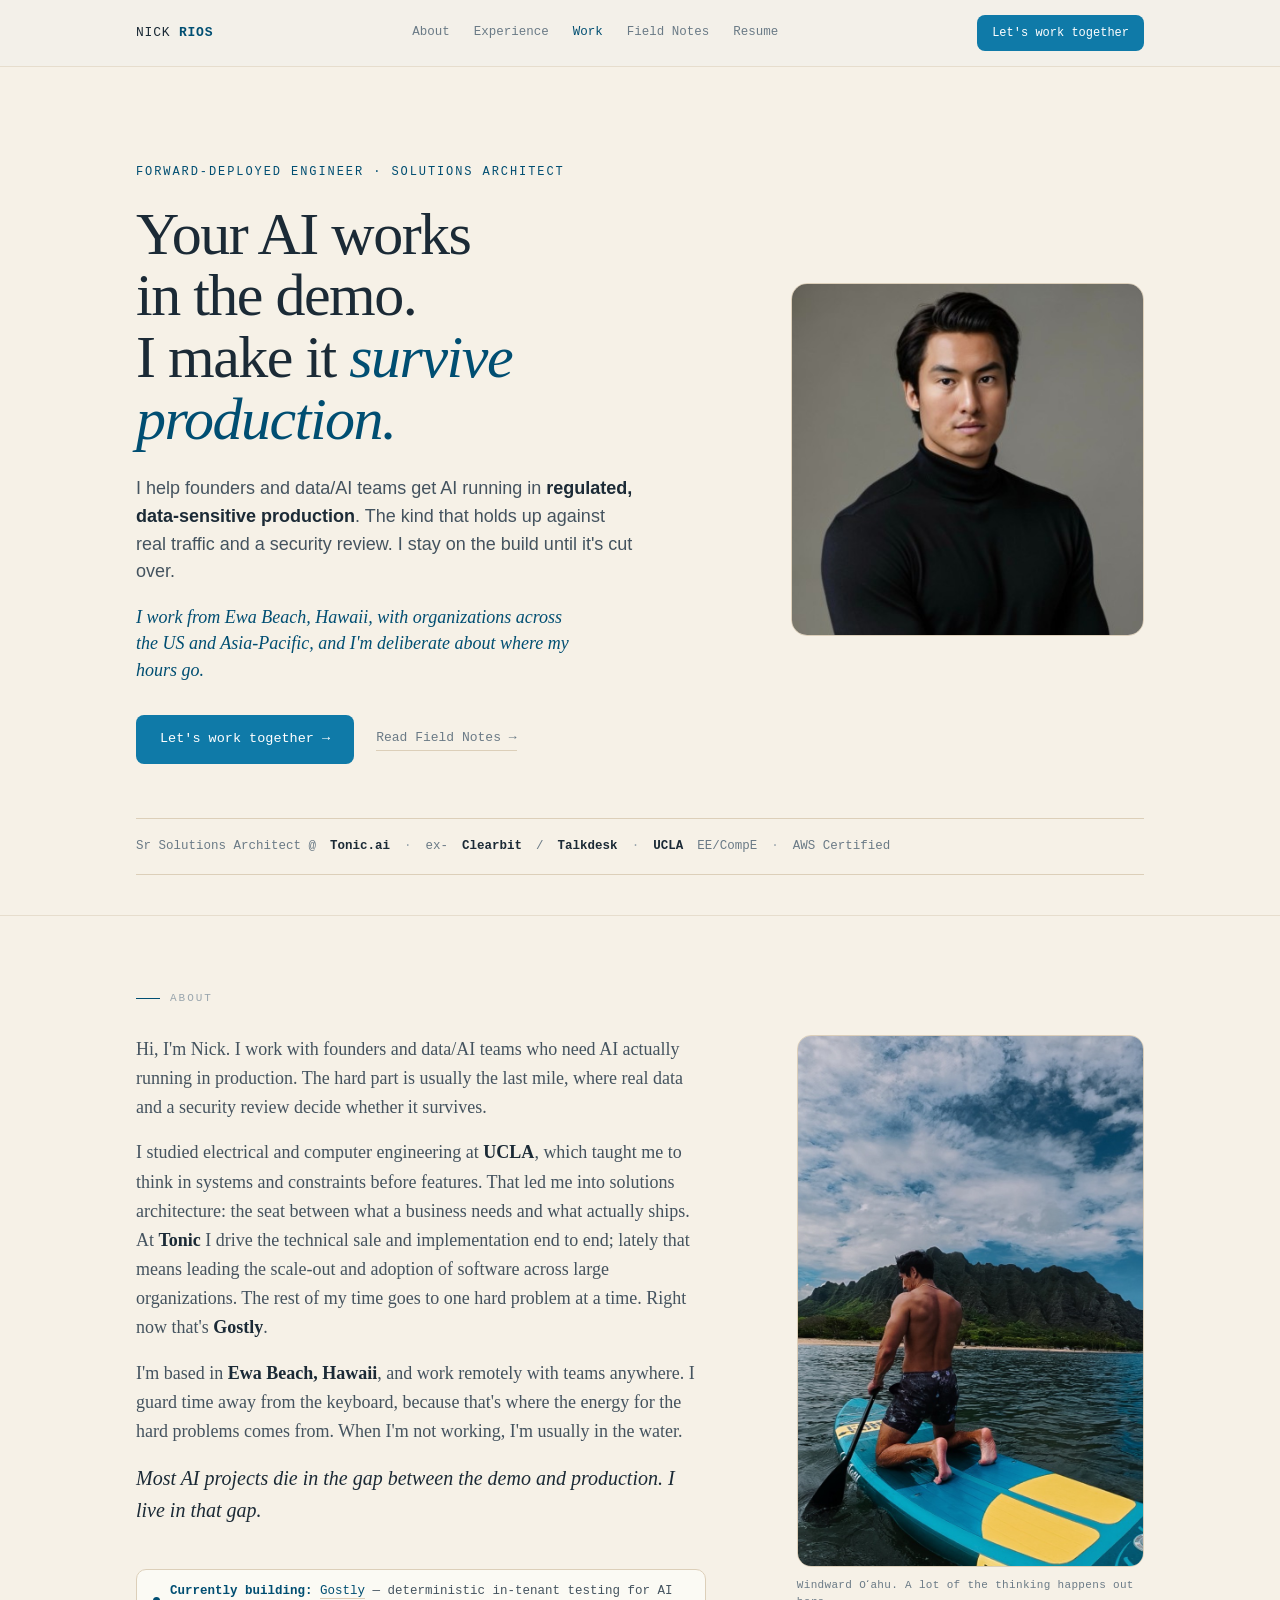
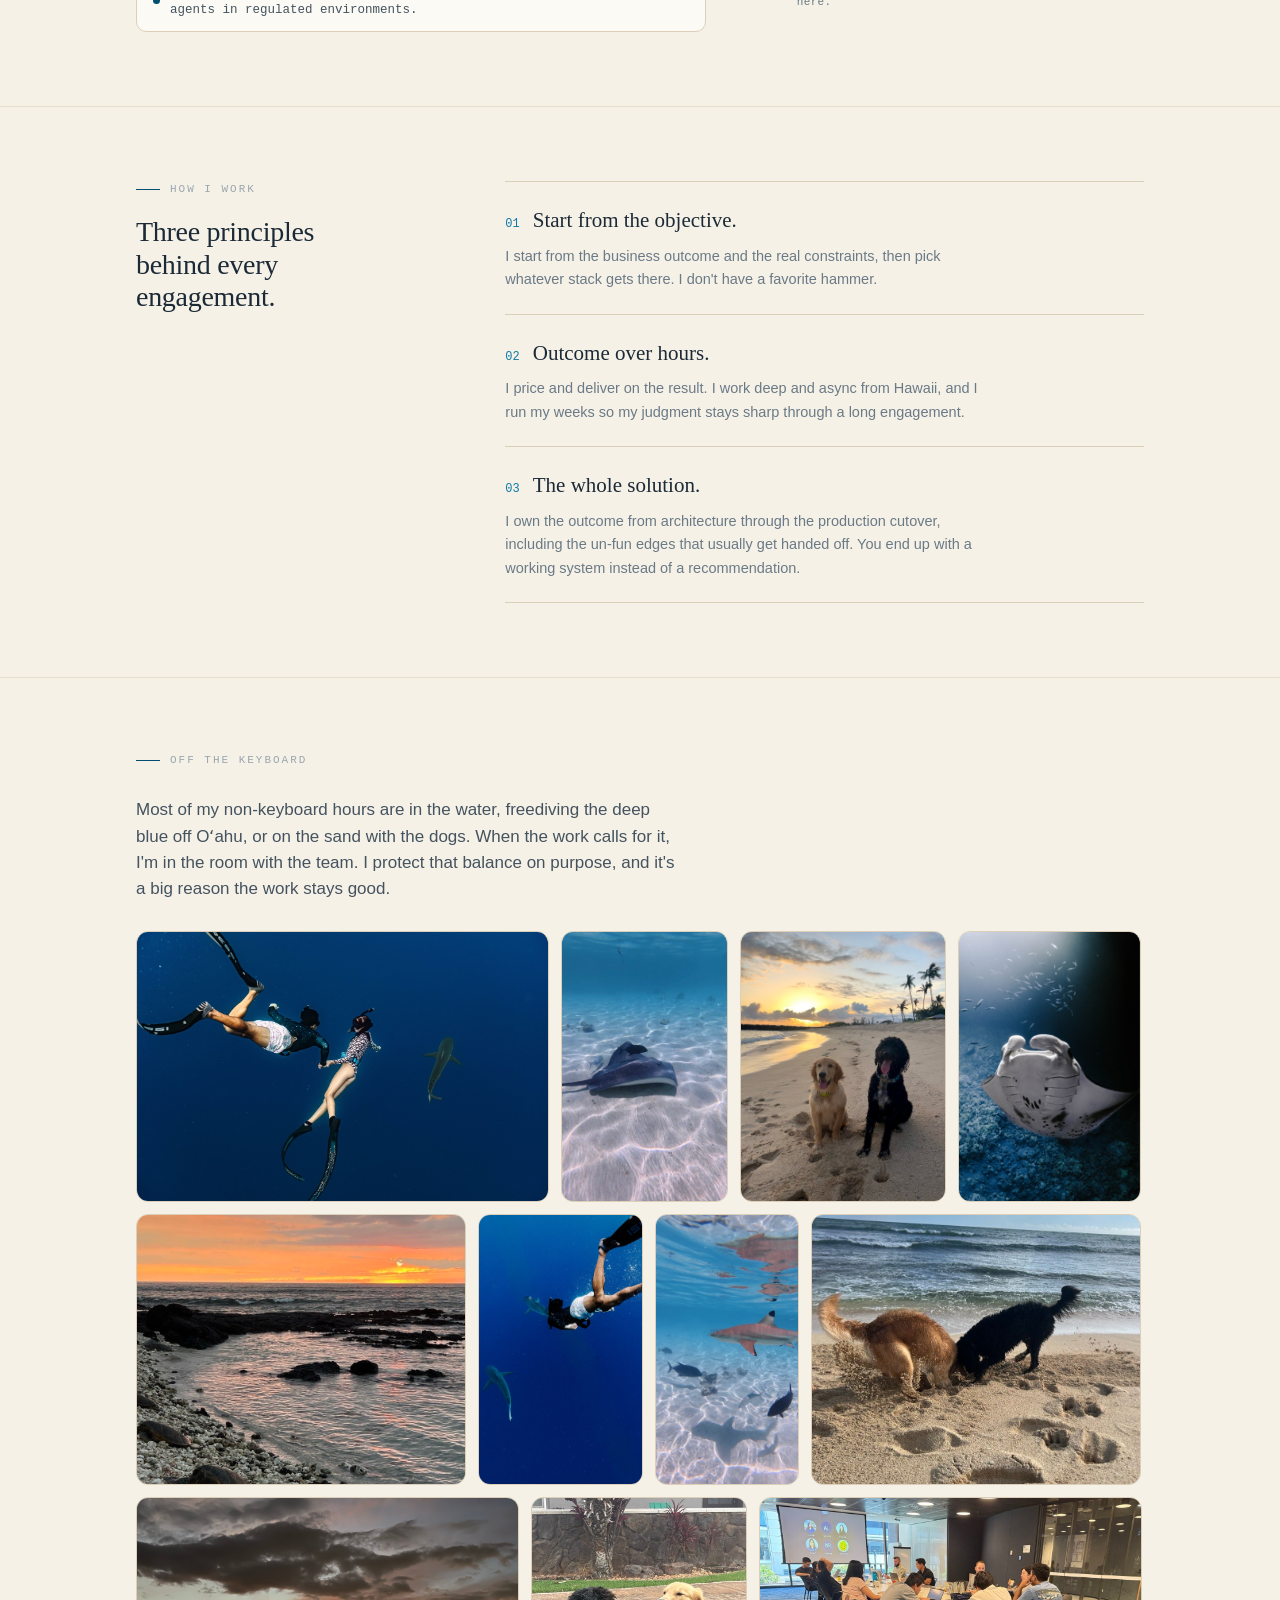
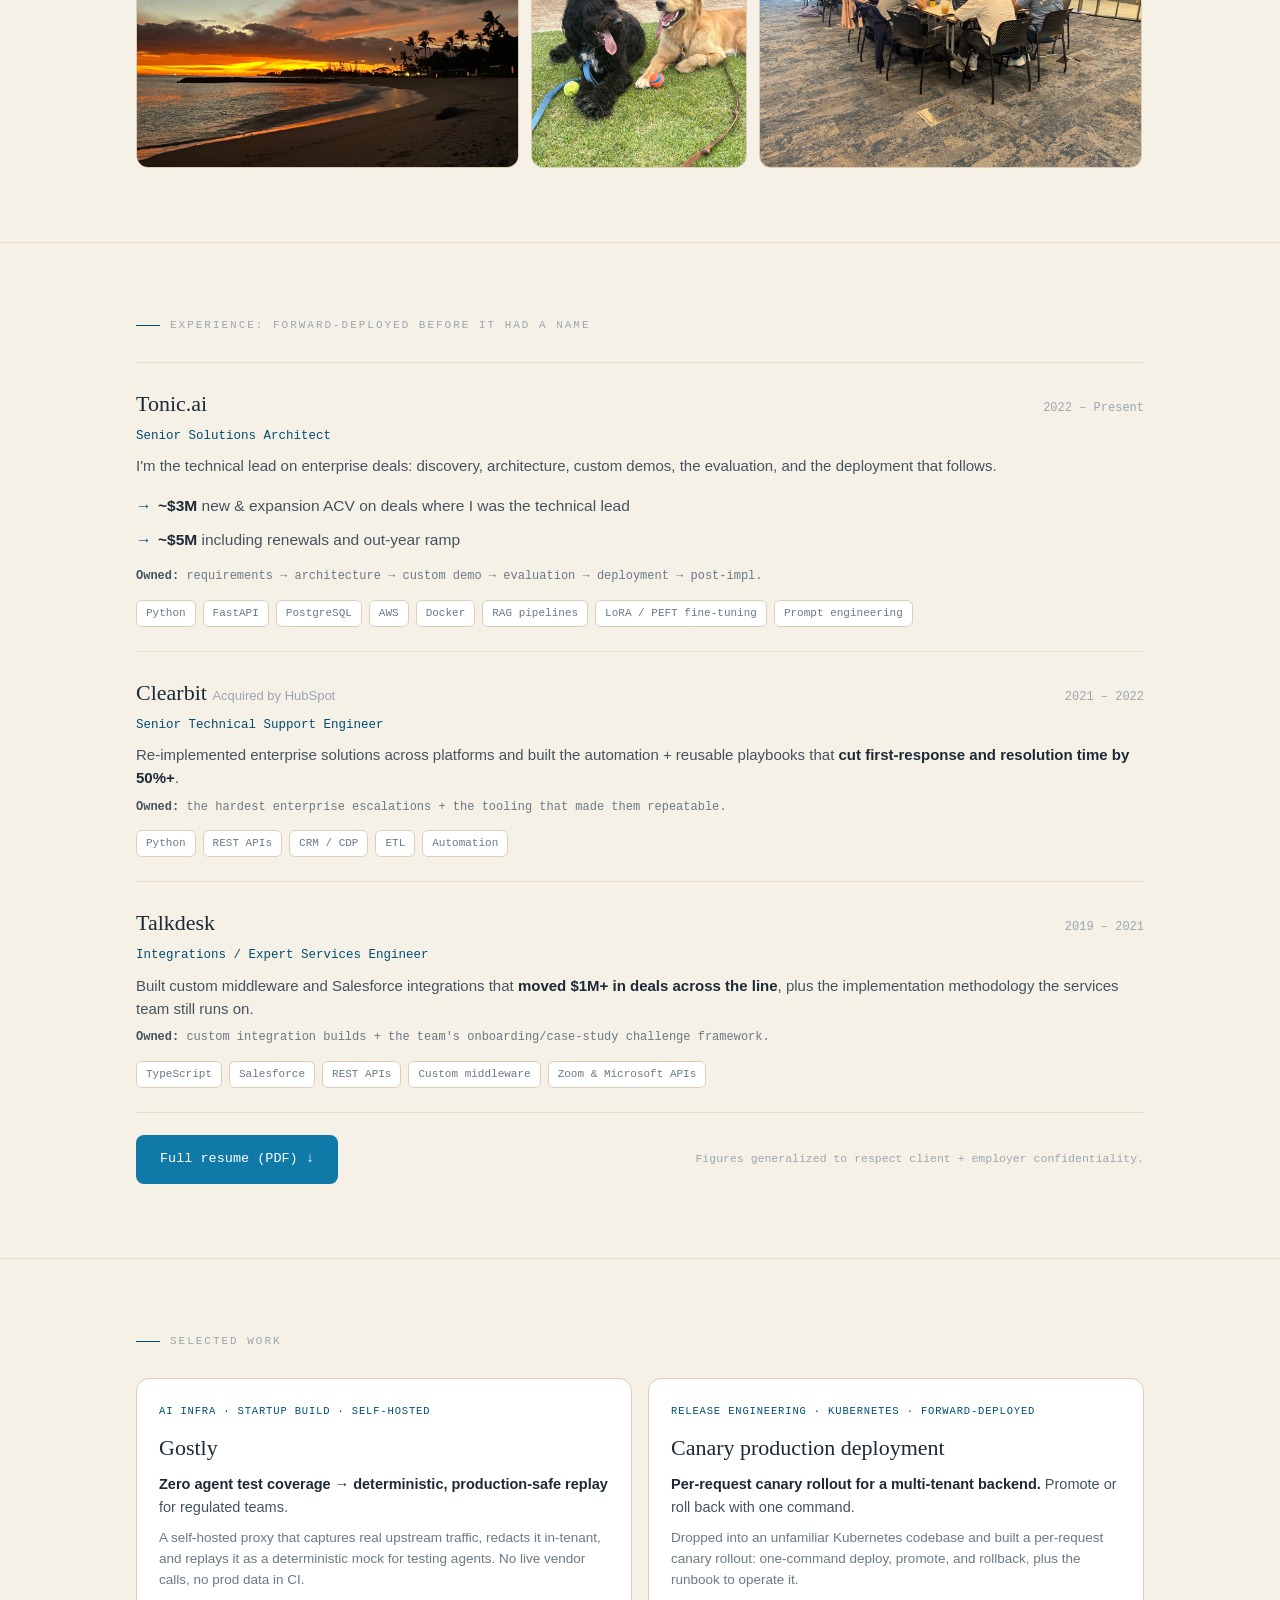
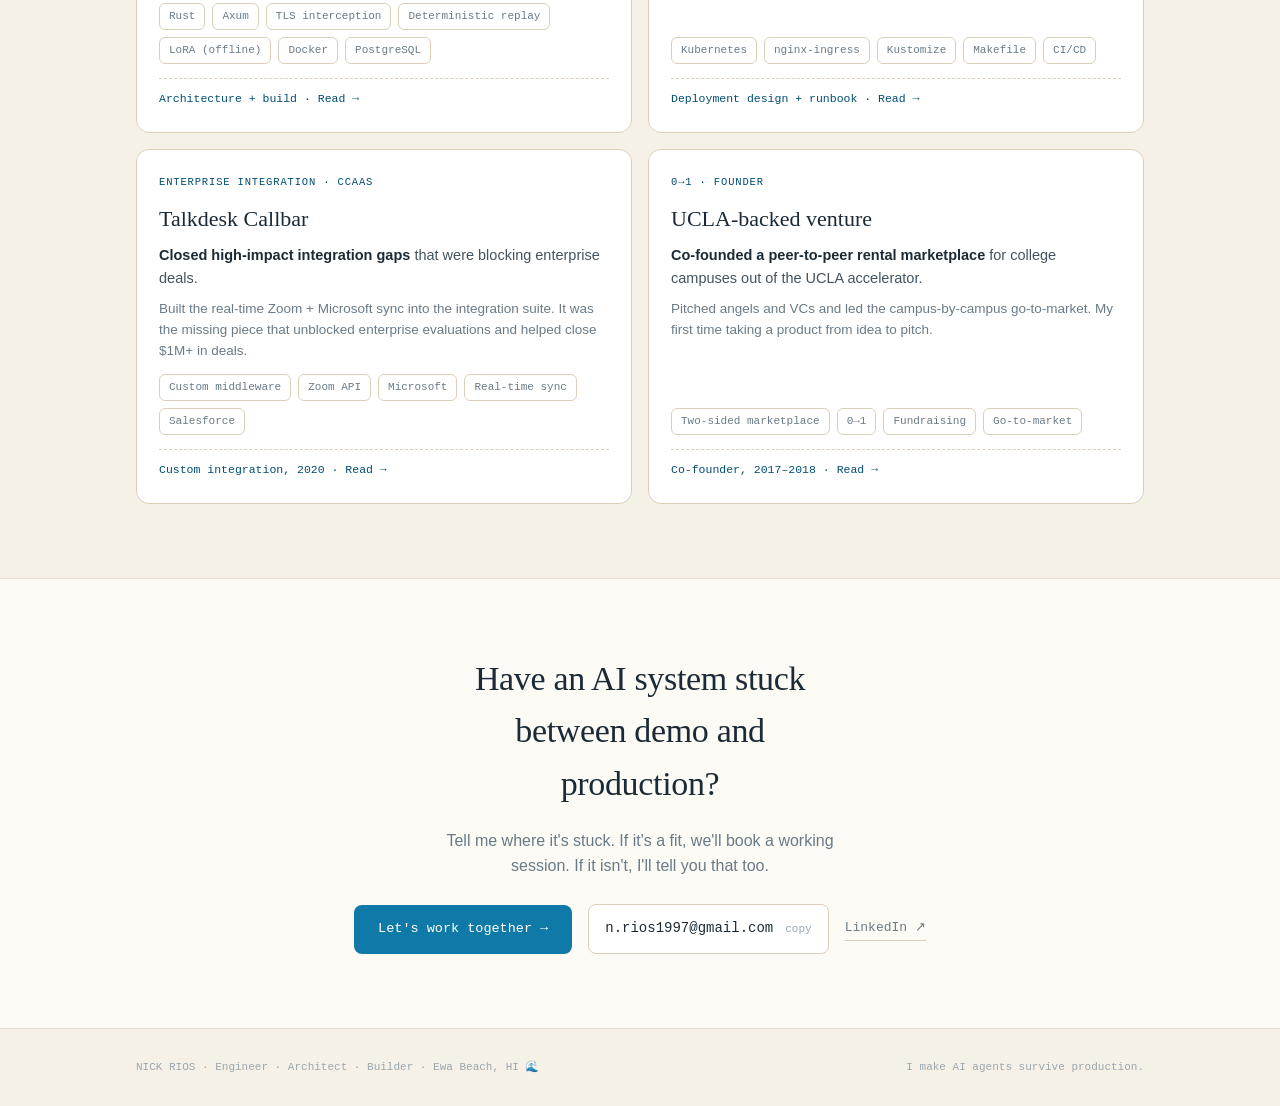
<file: index.html>
<!DOCTYPE html><html lang="en"><head>
<meta charset="utf-8" /><meta name="viewport" content="width=device-width, initial-scale=1" />
<title>Nick Rios | Forward-deployed engineer & solutions architect</title>
<meta name="description" content="Forward-deployed engineer & solutions architect. I help founders and data/AI teams get AI running in regulated, data-sensitive production — from Ewa Beach, Hawaii.">
<meta property="og:title" content="Nick Rios — Forward-deployed engineer & solutions architect">
<meta property="og:description" content="Your AI works in the demo. I make it survive production.">
<meta property="og:image" content="https://nick-rios.com/nick.jpg">
<meta property="og:url" content="https://nick-rios.com/">
<meta property="og:type" content="website">
<meta name="twitter:card" content="summary">
<style>
  :root{--paper:#f6f1e7;--paper-2:#fbfaf4;--ink:#1b2a36;--ink-2:#44535f;--muted:#6a7a86;--faint:#9aa6ae;--line:#e6ddcd;--line-2:#dccfb9;--accent:#004e72;--accent-2:#0f7aa8;--accent-soft:#e3eef4;--coral:#0f7aa8;--coral-soft:#ffbeaa;--mono:ui-monospace,"SF Mono","JetBrains Mono",Menlo,monospace;--sans:"Inter",-apple-system,BlinkMacSystemFont,"Segoe UI",Helvetica,Arial,sans-serif;--serif:"Georgia","Times New Roman",serif;}
  *{box-sizing:border-box;margin:0;padding:0}html{scroll-behavior:smooth}
  body{background:var(--paper);color:var(--ink);font-family:var(--sans);-webkit-font-smoothing:antialiased;line-height:1.55;overflow-x:hidden}
  .wrap{max-width:1080px;margin:0 auto;padding:0 36px}a{color:inherit;text-decoration:none}
  nav{position:sticky;top:0;z-index:40;background:rgba(243,241,234,.8);backdrop-filter:blur(10px);border-bottom:1px solid var(--line)}
  nav .wrap{display:flex;justify-content:space-between;align-items:center;height:66px}
  .brand{display:flex;align-items:center;gap:11px}.avatar{width:30px;height:30px;border-radius:50%;object-fit:cover;border:1px solid var(--line-2)}
  .logo{font-family:var(--mono);font-size:13px;letter-spacing:.06em}.logo b{color:var(--accent)}
  .navcta{font-family:var(--mono);font-size:12px;background:var(--coral);color:#fff;padding:9px 15px;border-radius:8px;transition:.18s;white-space:nowrap}.navcta:hover{filter:brightness(.93);transform:translateY(-1px);color:#fff}
  .navlinks{display:flex;gap:24px;font-family:var(--mono);font-size:12.5px;color:var(--muted)}.navlinks a{transition:color .2s;position:relative}.navlinks a:hover{color:var(--accent)}.navlinks a.active{color:var(--accent)}.navlinks a.active::after{content:"";position:absolute;left:0;right:0;bottom:-6px;height:1.5px;background:var(--accent);border-radius:2px}
  /* hamburger (mobile menu) */
  .burger{display:none;flex-direction:column;justify-content:center;gap:5px;width:38px;height:38px;background:none;border:none;cursor:pointer;padding:8px}
  .burger span{display:block;width:100%;height:2px;background:var(--ink);border-radius:2px;transition:transform .25s,opacity .2s}
  .burger.on span:nth-child(1){transform:translateY(7px) rotate(45deg)}
  .burger.on span:nth-child(2){opacity:0}
  .burger.on span:nth-child(3){transform:translateY(-7px) rotate(-45deg)}
  .mobmenu{display:none;position:fixed;top:54px;left:0;right:0;z-index:39;background:var(--paper-2);border-bottom:1px solid var(--line);box-shadow:0 18px 40px -28px rgba(20,30,38,.5);flex-direction:column}
  .mobmenu.open{display:flex;animation:menuDrop .22s ease}
  @keyframes menuDrop{from{opacity:0;transform:translateY(-8px)}to{opacity:1;transform:none}}
  .mobmenu a{font-family:var(--mono);font-size:15px;color:var(--ink-2);padding:15px 36px;border-top:1px solid var(--line)}
  .mobmenu a:first-child{border-top:none}.mobmenu a:active{background:var(--accent-soft);color:var(--accent)}
  .mobmenu a.mm-cta{background:var(--coral);color:#fff;margin:14px 24px 18px;border-radius:8px;text-align:center;border-top:none;padding:14px}.mobmenu a.mm-cta:active{background:var(--coral);color:#fff;filter:brightness(.93)}
  @media(max-width:760px){
    nav .wrap{height:54px}
    .navlinks,.navcta{display:none}
    .burger{display:flex}
  }
  @media(min-width:761px){.mobmenu{display:none!important}}
  /* hero */
  .hero{padding:96px 0 40px}
  .hgrid{display:grid;grid-template-columns:1.55fr .9fr;gap:48px;align-items:center}
  .eyebrow{font-family:var(--mono);font-size:12px;letter-spacing:.16em;text-transform:uppercase;color:var(--accent);margin-bottom:22px}
  h1{font-family:var(--serif);font-weight:500;font-size:60px;line-height:1.03;letter-spacing:-0.025em;max-width:13ch}h1 em{font-style:italic;color:var(--accent)}
  .sub{margin-top:24px;font-size:18px;color:var(--ink-2);max-width:50ch}.sub b{color:var(--ink);font-weight:600}
  .ctas{margin-top:32px;display:flex;gap:22px;align-items:center;flex-wrap:wrap}
  .btn{font-family:var(--mono);font-size:13.5px;background:var(--coral);color:#fff;border-radius:8px;padding:14px 24px;border:none;cursor:pointer;transition:.18s;display:inline-block}.btn:hover{filter:brightness(.93);transform:translateY(-2px)}
  .lnk{font-family:var(--mono);font-size:13px;color:var(--muted);border-bottom:1px solid var(--line-2);padding-bottom:2px}.lnk:hover{color:var(--accent)}
  .heroimg{position:relative}
  .heroimg img{width:100%;border-radius:16px;border:1px solid var(--line-2);filter:saturate(.96)}
  .heroimg .cap{position:absolute;bottom:-12px;left:14px;background:var(--ink);color:var(--paper);font-family:var(--mono);font-size:10.5px;letter-spacing:.06em;padding:6px 11px;border-radius:7px}
  .proofstrip{margin-top:54px;border-top:1px solid var(--line-2);border-bottom:1px solid var(--line-2);padding:18px 0;font-family:var(--mono);font-size:12.5px;color:var(--muted);display:flex;gap:14px;flex-wrap:wrap;align-items:center}
  .proofstrip b{color:var(--ink)}.proofstrip .sep{color:var(--faint)}
  section{padding:74px 0;border-top:1px solid var(--line)}
  .kicker{font-family:var(--mono);font-size:11px;letter-spacing:.18em;text-transform:uppercase;color:var(--faint);margin-bottom:28px;display:flex;align-items:center;gap:10px}.kicker::before{content:"";width:24px;height:1px;background:var(--accent)}
  h2{font-family:var(--serif);font-weight:500;font-size:34px;letter-spacing:-0.01em;max-width:20ch}
  .hiw{display:grid;grid-template-columns:.8fr 1.6fr;gap:50px;align-items:start}
  .hiw-head{position:sticky;top:96px}.hiw-head .kicker{margin-bottom:18px}
  .hiw-h{font-family:var(--serif);font-weight:500;font-size:28px;line-height:1.15;max-width:15ch;letter-spacing:-0.01em}
  .hiw-list .pr{padding:22px 0;border-top:1px solid var(--line-2)}.hiw-list .pr:last-child{border-bottom:1px solid var(--line-2)}
  .hiw-list .pr .ph{font-family:var(--serif);font-size:21px;margin-bottom:8px;display:flex;align-items:baseline;gap:13px}
  .hiw-list .pr .ph .pn{font-family:var(--mono);font-size:12px;color:var(--accent-2);flex:0 0 auto}
  .hiw-list .pr p{font-size:14.5px;color:var(--muted);line-height:1.62;max-width:60ch}
  @media(max-width:840px){.hiw{grid-template-columns:1fr;gap:22px}.hiw-head{position:static}}
  /* about */
  .about{display:grid;grid-template-columns:1.5fr .85fr;gap:48px;align-items:start}
  .about>.reveal:first-child{max-width:64ch}
  .ap{margin:0;position:sticky;top:40px}
  .ap img{width:100%;border-radius:14px;border:1px solid var(--line-2);filter:saturate(.97);display:block}
  .ap figcaption{font-family:var(--mono);font-size:11px;letter-spacing:.03em;color:var(--muted);margin-top:10px;line-height:1.5}
  .about p{font-family:var(--serif);font-size:18px;line-height:1.62;color:var(--ink-2);margin-bottom:16px}.about p b{color:var(--ink)}
  .about .belief{font-family:var(--serif);font-style:italic;font-size:20px;color:var(--ink)}
  .now{margin-top:26px;display:inline-flex;align-items:center;gap:10px;font-family:var(--mono);font-size:12.5px;color:var(--ink-2);border:1px solid var(--line-2);border-radius:10px;padding:12px 16px;background:var(--paper-2);line-height:1.5}.now b{color:var(--accent)}.now a{color:var(--accent);border-bottom:1px solid var(--line-2)}.now a:hover{border-color:var(--accent)}
  .now .dot{flex:0 0 auto;width:7px;height:7px;border-radius:50%;background:var(--accent);animation:pulse 2.2s infinite}
  @keyframes pulse{0%{box-shadow:0 0 0 0 rgba(15,122,168,.5)}70%{box-shadow:0 0 0 7px rgba(15,122,168,0)}100%{box-shadow:0 0 0 0 rgba(15,122,168,0)}}
  /* experience */
  .exp{border-top:1px solid var(--line)}.role{padding:24px 0;border-bottom:1px solid var(--line)}
  .rtop{display:flex;justify-content:space-between;align-items:baseline;gap:16px;flex-wrap:wrap}
  .rco{font-family:var(--serif);font-size:22px;font-weight:500}.rco .rsub{font-family:var(--sans);font-weight:400;color:var(--faint);font-size:13px}.rdate{font-family:var(--mono);font-size:12px;color:var(--faint)}
  .rtitle{font-family:var(--mono);font-size:12.5px;color:var(--accent);margin:6px 0 8px}
  .rstar{font-size:15px;color:var(--ink-2)}.rstar b{color:var(--ink)}
  .rowned{margin-top:8px;font-family:var(--mono);font-size:12px;color:var(--muted)}.rowned b{color:var(--ink-2)}
  .confid{margin-top:18px;font-family:var(--mono);font-size:11.5px;color:var(--faint)}
  /* case studies */
  .cases{display:grid;grid-template-columns:1fr 1fr;gap:16px}
  .case{border:1px solid var(--line-2);border-radius:13px;padding:24px 22px;background:#fff;display:flex;flex-direction:column;transition:.2s}
  a.case:hover{border-color:var(--accent);box-shadow:0 18px 44px -28px rgba(0,78,114,.5);transform:translateY(-3px)}
  .case .ctag{font-family:var(--mono);font-size:10.5px;color:var(--accent);text-transform:uppercase;letter-spacing:.08em;margin-bottom:12px}
  .case .ch{font-family:var(--serif);font-size:22px;margin-bottom:8px}
  .case .lead{font-size:14.5px;color:var(--ink-2);margin-bottom:10px}.case .lead b{color:var(--ink)}
  .case .body{font-size:13.5px;color:var(--muted);flex:1}
  .case .metric{margin-top:14px;font-family:var(--mono);font-size:11.5px;color:var(--accent);border-top:1px dashed var(--line-2);padding-top:11px;white-space:nowrap;overflow:hidden;text-overflow:ellipsis}
  /* offer */
  .ladder{display:grid;grid-template-columns:repeat(3,1fr);gap:0;border:1px solid var(--line-2);border-radius:12px;overflow:hidden}
  .rung{padding:26px 22px;border-right:1px solid var(--line-2);background:#fff}.rung:last-child{border-right:none}.rung.feature{background:var(--accent-soft)}.rung .rn{font-family:var(--mono);font-size:11px;color:var(--faint)}.rung h4{font-family:var(--serif);font-size:21px;font-weight:500;margin:8px 0 6px}.rung .first{font-family:var(--mono);font-size:11px;color:var(--accent);margin-bottom:8px}.rung p{font-size:13.5px;color:var(--muted)}.rung .guar{margin-top:14px;font-family:var(--mono);font-size:11.5px;color:var(--accent);border-top:1px solid var(--line-2);padding-top:11px}
  .qual{display:grid;grid-template-columns:1fr 1fr;gap:40px}.qh{font-family:var(--mono);font-size:12px;margin-bottom:16px}.qbox.yes .qh{color:var(--accent)}.qbox.no .qh{color:var(--muted)}.qbox ul{list-style:none;display:flex;flex-direction:column;gap:12px}.qbox li{font-size:14.5px;color:var(--ink-2);padding-left:22px;position:relative}.qbox.yes li::before{content:"→";position:absolute;left:0;color:var(--accent)}.qbox.no li::before{content:"×";position:absolute;left:0;color:var(--faint)}
  /* contact */
  .contact{text-align:center;background:var(--paper-2)}
  .contact h2{margin:0 auto 18px;text-align:center}.contact .csub{color:var(--muted);font-size:16px;max-width:48ch;margin:0 auto 26px}
  .contact .row{display:flex;gap:16px;justify-content:center;align-items:center;flex-wrap:wrap}
  .copyemail{font-family:var(--mono);font-size:14px;border:1px solid var(--line-2);border-radius:8px;padding:13px 16px;cursor:pointer;display:inline-flex;gap:12px;align-items:center;background:#fff}.copyemail .c{color:var(--faint);font-size:11px}
  footer{border-top:1px solid var(--line);padding:30px 0;font-family:var(--mono);font-size:11px;color:var(--faint);display:flex;justify-content:space-between;flex-wrap:wrap;gap:10px}
  .reveal{opacity:0;transform:translateY(20px);transition:opacity .8s cubic-bezier(.2,.7,.2,1),transform .8s cubic-bezier(.2,.7,.2,1)}.reveal.in{opacity:1;transform:none}
  /* cross-page transitions (supported browsers) */
  @view-transition{navigation:auto}
  /* page-load fade */
  body{animation:pageIn .6s ease both}@keyframes pageIn{from{opacity:0}to{opacity:1}}
  /* hero entrance stagger */
  .hero .eyebrow,.hero h1,.hero .sub,.hero .brandline,.hero .ctas,.heroimg{opacity:0;animation:heroUp .9s cubic-bezier(.2,.7,.2,1) forwards}
  .hero h1{animation-delay:.07s}.heroimg{animation-delay:.16s}.hero .sub{animation-delay:.2s}.hero .brandline{animation-delay:.28s}.hero .ctas{animation-delay:.36s}
  @keyframes heroUp{from{opacity:0;transform:translateY(22px)}to{opacity:1;transform:none}}
  /* nav scroll state + animated underlines */
  nav{transition:box-shadow .3s,background .3s}nav.scrolled{box-shadow:0 12px 30px -22px rgba(27,42,54,.55)}
  .navlinks a{position:relative}.navlinks a::after{content:"";position:absolute;left:0;bottom:-4px;width:100%;height:1px;background:var(--accent);transform:scaleX(0);transform-origin:right;transition:transform .3s}.navlinks a:hover::after{transform:scaleX(1);transform-origin:left}
  /* gallery hover */
  .gallery img{transition:transform .45s cubic-bezier(.2,.7,.2,1),filter .45s;cursor:zoom-in}.gallery img:hover{transform:scale(1.015);filter:saturate(1.06) brightness(1.03)}
  /* proof-strip + role hovers */
  .role{transition:background .25s}.role:hover{background:var(--paper-2)}
  @media(prefers-reduced-motion:reduce){.reveal{opacity:1!important;transform:none!important;transition:none}body,.hero .eyebrow,.hero h1,.hero .sub,.hero .brandline,.hero .ctas,.heroimg{animation:none!important;opacity:1!important}}
  @media(max-width:840px){h1{font-size:42px}.hgrid,.about,.principles,.cases,.ladder,.qual{grid-template-columns:1fr}.heroimg{max-width:280px}.about .ap{max-width:300px;position:static}}
</style></head><body>
<nav><div class="wrap"><div class="brand"><span class="logo">NICK <b>RIOS</b></span></div><div class="navlinks"><a href="#about" data-spy="about">About</a><a href="#experience" data-spy="experience">Experience</a><a href="#work" data-spy="work">Work</a><a href="field-notes.html">Field Notes</a><a href="resume.html">Resume</a></div><a class="navcta" href="contact.html">Let's work together</a><button class="burger" id="burger" aria-label="Menu" aria-expanded="false"><span></span><span></span><span></span></button></div></nav>
<div class="mobmenu" id="mobmenu"><a href="#about">About</a><a href="#experience">Experience</a><a href="#work">Selected work</a><a href="field-notes.html">Field Notes</a><a href="resume.html">Resume (PDF)</a><a class="mm-cta" href="contact.html">Let's work together →</a></div>

<header class="hero"><div class="wrap">
  <div class="hgrid">
    <div>
      <div class="eyebrow">Forward-deployed engineer · Solutions Architect</div>
      <h1>Your AI works in the demo.<br>I make it <em>survive production.</em></h1>
      <p class="sub">I help founders and data/AI teams get AI running in <b>regulated, data-sensitive production</b>. The kind that holds up against real traffic and a security review. I stay on the build until it's cut over.</p>
      <p class="brandline">I work from Ewa Beach, Hawaii, with organizations across the US and Asia-Pacific, and I'm deliberate about where my hours go.</p>
      <div class="ctas"><a href="contact.html" class="btn mag">Let's work together →</a><a href="field-notes.html" class="lnk">Read Field Notes →</a></div>
    </div>
    <div class="heroimg"><img src="nick.jpg" alt="Nick Rios"></div>
  </div>
  <div class="proofstrip">Sr Solutions Architect @ <b>Tonic.ai</b><span class="sep">·</span>ex-<b>Clearbit</b> / <b>Talkdesk</b><span class="sep">·</span><b>UCLA</b> EE/CompE<span class="sep">·</span>AWS Certified</div>
</div></header>

<section id="about"><div class="wrap"><div class="kicker">About</div>
  <div class="about">
    <div class="reveal">
      <p>Hi, I'm Nick. I work with founders and data/AI teams who need AI actually running in production. The hard part is usually the last mile, where real data and a security review decide whether it survives.</p>
      <p>I studied electrical and computer engineering at <b>UCLA</b>, which taught me to think in systems and constraints before features. That led me into solutions architecture: the seat between what a business needs and what actually ships. At <b>Tonic</b> I drive the technical sale and implementation end to end; lately that means leading the scale-out and adoption of software across large organizations. The rest of my time goes to one hard problem at a time. Right now that's <b>Gostly</b>.</p>
      <p>I'm based in <b>Ewa Beach, Hawaii</b>, and work remotely with teams anywhere. I guard time away from the keyboard, because that's where the energy for the hard problems comes from. When I'm not working, I'm usually in the water.</p>
      <p class="belief">Most AI projects die in the gap between the demo and production. I live in that gap.</p>
      <div class="now"><span class="dot"></span><span><b>Currently building:</b> <a href="work/gostly.html">Gostly</a> — deterministic in-tenant testing for AI agents in regulated environments.</span></div>
    </div>
    <figure class="ap reveal"><img src="hero-sup.jpg" alt="Nick paddling out on Kāneʻohe Bay, Koʻolau range behind"><figcaption>Windward Oʻahu. A lot of the thinking happens out here.</figcaption></figure>
  </div>
</div></section>

<section><div class="wrap">
  <div class="hiw">
    <div class="hiw-head reveal"><div class="kicker">How I work</div><h2 class="hiw-h">Three principles behind every engagement.</h2></div>
    <div class="hiw-list">
      <div class="pr reveal"><div class="ph"><span class="pn">01</span>Start from the objective.</div><p>I start from the business outcome and the real constraints, then pick whatever stack gets there. I don't have a favorite hammer.</p></div>
      <div class="pr reveal"><div class="ph"><span class="pn">02</span>Outcome over hours.</div><p>I price and deliver on the result. I work deep and async from Hawaii, and I run my weeks so my judgment stays sharp through a long engagement.</p></div>
      <div class="pr reveal"><div class="ph"><span class="pn">03</span>The whole solution.</div><p>I own the outcome from architecture through the production cutover, including the un-fun edges that usually get handed off. You end up with a working system instead of a recommendation.</p></div>
    </div>
  </div>
</div></section>

<style>
.gintro{font-size:17px;color:var(--ink-2);max-width:58ch;margin-bottom:28px}.gintro b{color:var(--ink)}
.gallery{display:flex;flex-direction:column;gap:12px}
.grow{display:flex;gap:12px}
.gallery img{display:block;border-radius:12px;border:1px solid var(--line-2);object-fit:cover}
@media(max-width:700px){
  .grow{flex-wrap:wrap}
  .gallery img{width:100%!important;height:auto!important}
}
</style>
<section id="life"><div class="wrap"><div class="kicker">Off the keyboard</div>
  <p class="gintro">Most of my non-keyboard hours are in the water, freediving the deep blue off Oʻahu, or on the sand with the dogs. When the work calls for it, I'm in the room with the team. I protect that balance on purpose, and it's a big reason the work stays good.</p>
  <div class="gallery" id="gallery">
    <div class="grow">
      <img src="photos/freedivers.jpg"    data-ar="1.5"   alt="Diving the deep blue with my partner as a reef shark passes by" loading="lazy">
      <img src="photos/stingray.jpg"      data-ar="0.608" alt="Stingray resting on the sandy bottom" loading="lazy">
      <img src="photos/dogs-sunset.jpg"   data-ar="0.75"  alt="The two dogs on the beach at sunset" loading="lazy">
      <img src="photos/manta.jpg"         data-ar="0.667" alt="Manta ray gliding over the reef at dusk" loading="lazy">
    </div>
    <div class="grow">
      <img src="photos/shore.jpg"         data-ar="1.333" alt="Golden-hour shoreline, windward Oʻahu" loading="lazy">
      <img src="photos/diver-descend.jpg" data-ar="0.667" alt="Descending headfirst into the blue past a reef shark" loading="lazy">
      <img src="photos/reefshark.jpg"     data-ar="0.582" alt="Blacktip reef shark in clear shallow water" loading="lazy">
      <img src="photos/dogs-beach.jpg"    data-ar="1.333" alt="The two dogs running on the beach" loading="lazy">
    </div>
    <div class="grow">
      <img src="photos/sunset.jpg"        data-ar="1.333" alt="Sunset over the water off Oʻahu" loading="lazy">
      <img src="photos/dogs-yard.jpg"     data-ar="0.75"  alt="The two dogs at home in the yard" loading="lazy">
      <img src="photos/meeting.jpg"       data-ar="1.333" alt="On-site, working a problem in the room with the team" loading="lazy">
    </div>
  </div>
  <script>
  (function(){
    var g=document.getElementById('gallery'); if(!g) return;
    var rows=[].slice.call(g.querySelectorAll('.grow'));
    var GAP=12;
    function layout(){
      var W=g.clientWidth; if(!W) return;
      // 1st pass: each row's natural justified height (fills full width, no crop)
      var hs=rows.map(function(row){
        var imgs=[].slice.call(row.querySelectorAll('img'));
        var s=imgs.reduce(function(a,im){return a+parseFloat(im.getAttribute('data-ar'));},0);
        return (W-(imgs.length-1)*GAP)/s;
      });
      // common height = the average, so every row fills width and heights match;
      // images flex to fill (tiny stretch absorbs the difference)
      var H=Math.round(hs.reduce(function(a,b){return a+b;},0)/hs.length);
      rows.forEach(function(row){
        var imgs=[].slice.call(row.querySelectorAll('img'));
        var s=imgs.reduce(function(a,im){return a+parseFloat(im.getAttribute('data-ar'));},0);
        var avail=W-(imgs.length-1)*GAP;
        imgs.forEach(function(im){
          var ar=parseFloat(im.getAttribute('data-ar'));
          im.style.height=H+'px';
          im.style.width=Math.floor(avail*ar/s)+'px';   // widths sum to full width
        });
      });
    }
    layout();
    window.addEventListener('load',layout);
    var t; window.addEventListener('resize',function(){clearTimeout(t);t=setTimeout(layout,120);});
  })();
  </script>
</div></section>

<style>
.acvbul{list-style:none;margin:16px 0;display:flex;flex-direction:column;gap:11px}
.acvbul li{font-size:15.5px;color:var(--ink-2);padding-left:22px;position:relative;line-height:1.5}
.acvbul li::before{content:"→";position:absolute;left:0;color:var(--accent)}
.acvbul li b{color:var(--ink)}
.acvbul sup{font-size:.55em;vertical-align:.55em;margin-left:1px}
</style>
<section id="experience"><div class="wrap"><div class="kicker">Experience: forward-deployed before it had a name</div>
  <div class="exp">
    <div class="role reveal"><div class="rtop"><div class="rco">Tonic.ai</div><div class="rdate">2022 – Present</div></div>
      <div class="rtitle">Senior Solutions Architect</div>
      <div class="rstar">I'm the technical lead on enterprise deals: discovery, architecture, custom demos, the evaluation, and the deployment that follows.</div>
      <ul class="acvbul">
        <li><b>~$3M</b> new &amp; expansion ACV on deals where I was the technical lead</li>
        <li><b>~$5M</b> including renewals and out-year ramp</li>
      </ul>
      <div class="rowned"><b>Owned:</b> requirements → architecture → custom demo → evaluation → deployment → post-impl.</div>
      <div class="tags"><span class="tag">Python</span><span class="tag">FastAPI</span><span class="tag">PostgreSQL</span><span class="tag">AWS</span><span class="tag">Docker</span><span class="tag">RAG pipelines</span><span class="tag">LoRA / PEFT fine-tuning</span><span class="tag">Prompt engineering</span></div>
    </div>
    <div class="role reveal"><div class="rtop"><div class="rco">Clearbit <span class="rsub">Acquired by HubSpot</span></div><div class="rdate">2021 – 2022</div></div>
      <div class="rtitle">Senior Technical Support Engineer</div>
      <div class="rstar">Re-implemented enterprise solutions across platforms and built the automation + reusable playbooks that <b>cut first-response and resolution time by 50%+</b>.</div>
      <div class="rowned"><b>Owned:</b> the hardest enterprise escalations + the tooling that made them repeatable.</div>
      <div class="tags"><span class="tag">Python</span><span class="tag">REST APIs</span><span class="tag">CRM / CDP</span><span class="tag">ETL</span><span class="tag">Automation</span></div>
    </div>
    <div class="role reveal"><div class="rtop"><div class="rco">Talkdesk</div><div class="rdate">2019 – 2021</div></div>
      <div class="rtitle">Integrations / Expert Services Engineer</div>
      <div class="rstar">Built custom middleware and Salesforce integrations that <b>moved $1M+ in deals across the line</b>, plus the implementation methodology the services team still runs on.</div>
      <div class="rowned"><b>Owned:</b> custom integration builds + the team's onboarding/case-study challenge framework.</div>
      <div class="tags"><span class="tag">TypeScript</span><span class="tag">Salesforce</span><span class="tag">REST APIs</span><span class="tag">Custom middleware</span><span class="tag">Zoom &amp; Microsoft APIs</span></div>
    </div>
  </div>
  <div style="display:flex;justify-content:space-between;align-items:center;gap:16px;flex-wrap:wrap;margin-top:22px"><a href="resume.html" class="btn">Full resume (PDF) ↓</a><span class="confid" style="margin-top:0">Figures generalized to respect client + employer confidentiality.</span></div>
</div></section>

<section id="work"><div class="wrap"><div class="kicker">Selected work</div>
  <div class="cases">
    <a class="case reveal" href="work/gostly.html"><div class="ctag">AI infra · startup build · self-hosted</div><div class="ch" style="view-transition-name:vt-gostly">Gostly</div><div class="lead"><b>Zero agent test coverage → deterministic, production-safe replay</b> for regulated teams.</div><div class="body">A self-hosted proxy that captures real upstream traffic, redacts it in-tenant, and replays it as a deterministic mock for testing agents. No live vendor calls, no prod data in CI.</div><div class="tags"><span class="tag">Rust</span><span class="tag">Axum</span><span class="tag">TLS interception</span><span class="tag">Deterministic replay</span><span class="tag">LoRA (offline)</span><span class="tag">Docker</span><span class="tag">PostgreSQL</span></div><div class="metric">Architecture + build · Read →</div></a>
    <a class="case reveal" href="work/canary.html"><div class="ctag">Release engineering · Kubernetes · forward-deployed</div><div class="ch" style="view-transition-name:vt-canary">Canary production deployment</div><div class="lead"><b>Per-request canary rollout for a multi-tenant backend.</b> Promote or roll back with one command.</div><div class="body">Dropped into an unfamiliar Kubernetes codebase and built a per-request canary rollout: one-command deploy, promote, and rollback, plus the runbook to operate it.</div><div class="tags"><span class="tag">Kubernetes</span><span class="tag">nginx-ingress</span><span class="tag">Kustomize</span><span class="tag">Makefile</span><span class="tag">CI/CD</span></div><div class="metric">Deployment design + runbook · Read →</div></a>
    <a class="case reveal" href="work/callbar.html"><div class="ctag">Enterprise integration · CCaaS</div><div class="ch" style="view-transition-name:vt-callbar">Talkdesk Callbar</div><div class="lead"><b>Closed high-impact integration gaps</b> that were blocking enterprise deals.</div><div class="body">Built the real-time Zoom + Microsoft sync into the integration suite. It was the missing piece that unblocked enterprise evaluations and helped close $1M+ in deals.</div><div class="tags"><span class="tag">Custom middleware</span><span class="tag">Zoom API</span><span class="tag">Microsoft</span><span class="tag">Real-time sync</span><span class="tag">Salesforce</span></div><div class="metric">Custom integration, 2020 · Read →</div></a>
    <a class="case reveal" href="work/ucla.html"><div class="ctag">0→1 · founder</div><div class="ch" style="view-transition-name:vt-ucla">UCLA-backed venture</div><div class="lead"><b>Co-founded a peer-to-peer rental marketplace</b> for college campuses out of the UCLA accelerator.</div><div class="body">Pitched angels and VCs and led the campus-by-campus go-to-market. My first time taking a product from idea to pitch.</div><div class="tags"><span class="tag">Two-sided marketplace</span><span class="tag">0&rarr;1</span><span class="tag">Fundraising</span><span class="tag">Go-to-market</span></div><div class="metric">Co-founder, 2017–2018 · Read →</div></a>
  </div>
</div></section>

<style>
.tags{display:flex;gap:7px;flex-wrap:wrap;margin-top:14px}
.tag{font-family:var(--mono);font-size:11px;color:var(--muted);border:1px solid var(--line-2);border-radius:6px;padding:4px 9px;background:#fff;white-space:nowrap}
.case .tags{margin-top:12px}
</style>

<style>
.brandline{margin-top:18px;font-family:var(--serif);font-style:italic;font-size:18px;color:var(--accent);max-width:50ch;line-height:1.45}
</style>

<section class="contact" id="contact"><div class="wrap">
  <h2>Have an AI system stuck between demo and production?</h2>
  <p class="csub">Tell me where it's stuck. If it's a fit, we'll book a working session. If it isn't, I'll tell you that too.</p>
  <div class="row"><a href="contact.html" class="btn mag">Let's work together →</a><span class="copyemail" id="copy" data-email="n.rios1997@gmail.com">n.rios1997@gmail.com <span class="c">copy</span></span><a href="https://www.linkedin.com/in/nicolas-rios-039038108/" class="lnk" target="_blank" rel="noopener">LinkedIn ↗</a></div>
</div></section>
<footer><div class="wrap" style="display:flex;justify-content:space-between;width:100%;max-width:1080px;margin:0 auto;padding:0 36px"><span>NICK RIOS · Engineer · Architect · Builder · Ewa Beach, HI 🌊</span><span>I make AI agents survive production.</span></div></footer>

<script>
  var ce=document.getElementById('copy');ce.addEventListener('click',function(){navigator.clipboard&&navigator.clipboard.writeText(ce.dataset.email);ce.querySelector('.c').textContent='copied ✓';});
  // magnetic CTAs (low strength ~0.2)
  document.querySelectorAll('.mag').forEach(function(el){
    el.addEventListener('mousemove',function(e){var r=el.getBoundingClientRect();el.style.transform='translate('+((e.clientX-r.left-r.width/2)*0.2)+'px,'+((e.clientY-r.top-r.height/2)*0.2-2)+'px)';});
    el.addEventListener('mouseleave',function(){el.style.transform='';});
  });
  // staggered reveal on scroll
  var io=new IntersectionObserver(function(es){es.forEach(function(e){
    if(e.isIntersecting){
      var sibs=[].slice.call(e.target.parentNode.children).filter(function(n){return n.classList&&n.classList.contains('reveal');});
      e.target.style.transitionDelay=(Math.max(0,sibs.indexOf(e.target))*70)+'ms';
      e.target.classList.add('in');io.unobserve(e.target);
    }
  });},{threshold:.12,rootMargin:'0px 0px -8% 0px'});
  document.querySelectorAll('.reveal').forEach(function(el){io.observe(el);});
  setTimeout(function(){document.querySelectorAll('.reveal:not(.in)').forEach(function(el){el.classList.add('in');});},2000);
  // nav shadow on scroll
  var nv=document.querySelector('nav');var ns=function(){nv.classList.toggle('scrolled',window.scrollY>8);};ns();window.addEventListener('scroll',ns,{passive:true});
  // scroll-spy: highlight the nav link for the section in view
  var spyLinks={};document.querySelectorAll('.navlinks a[data-spy]').forEach(function(a){spyLinks[a.getAttribute('data-spy')]=a;});
  var spy=new IntersectionObserver(function(es){es.forEach(function(e){
    if(e.isIntersecting){for(var k in spyLinks)spyLinks[k].classList.remove('active');var a=spyLinks[e.target.id];if(a){a.classList.add('active');var c=a.parentNode;if(c.scrollWidth>c.clientWidth)c.scrollTo({left:a.offsetLeft-c.clientWidth/2+a.clientWidth/2,behavior:'smooth'});}}
  });},{rootMargin:'-45% 0px -50% 0px'});
  ['about','experience','work'].forEach(function(id){var el=document.getElementById(id);if(el)spy.observe(el);});
  // mobile hamburger menu
  var burger=document.getElementById('burger'),mob=document.getElementById('mobmenu');
  if(burger&&mob){
    burger.addEventListener('click',function(){var o=mob.classList.toggle('open');burger.classList.toggle('on',o);burger.setAttribute('aria-expanded',o);});
    mob.querySelectorAll('a').forEach(function(a){a.addEventListener('click',function(){mob.classList.remove('open');burger.classList.remove('on');burger.setAttribute('aria-expanded','false');});});
  }
</script><script src="analytics.js"></script>
</body></html>
</file>
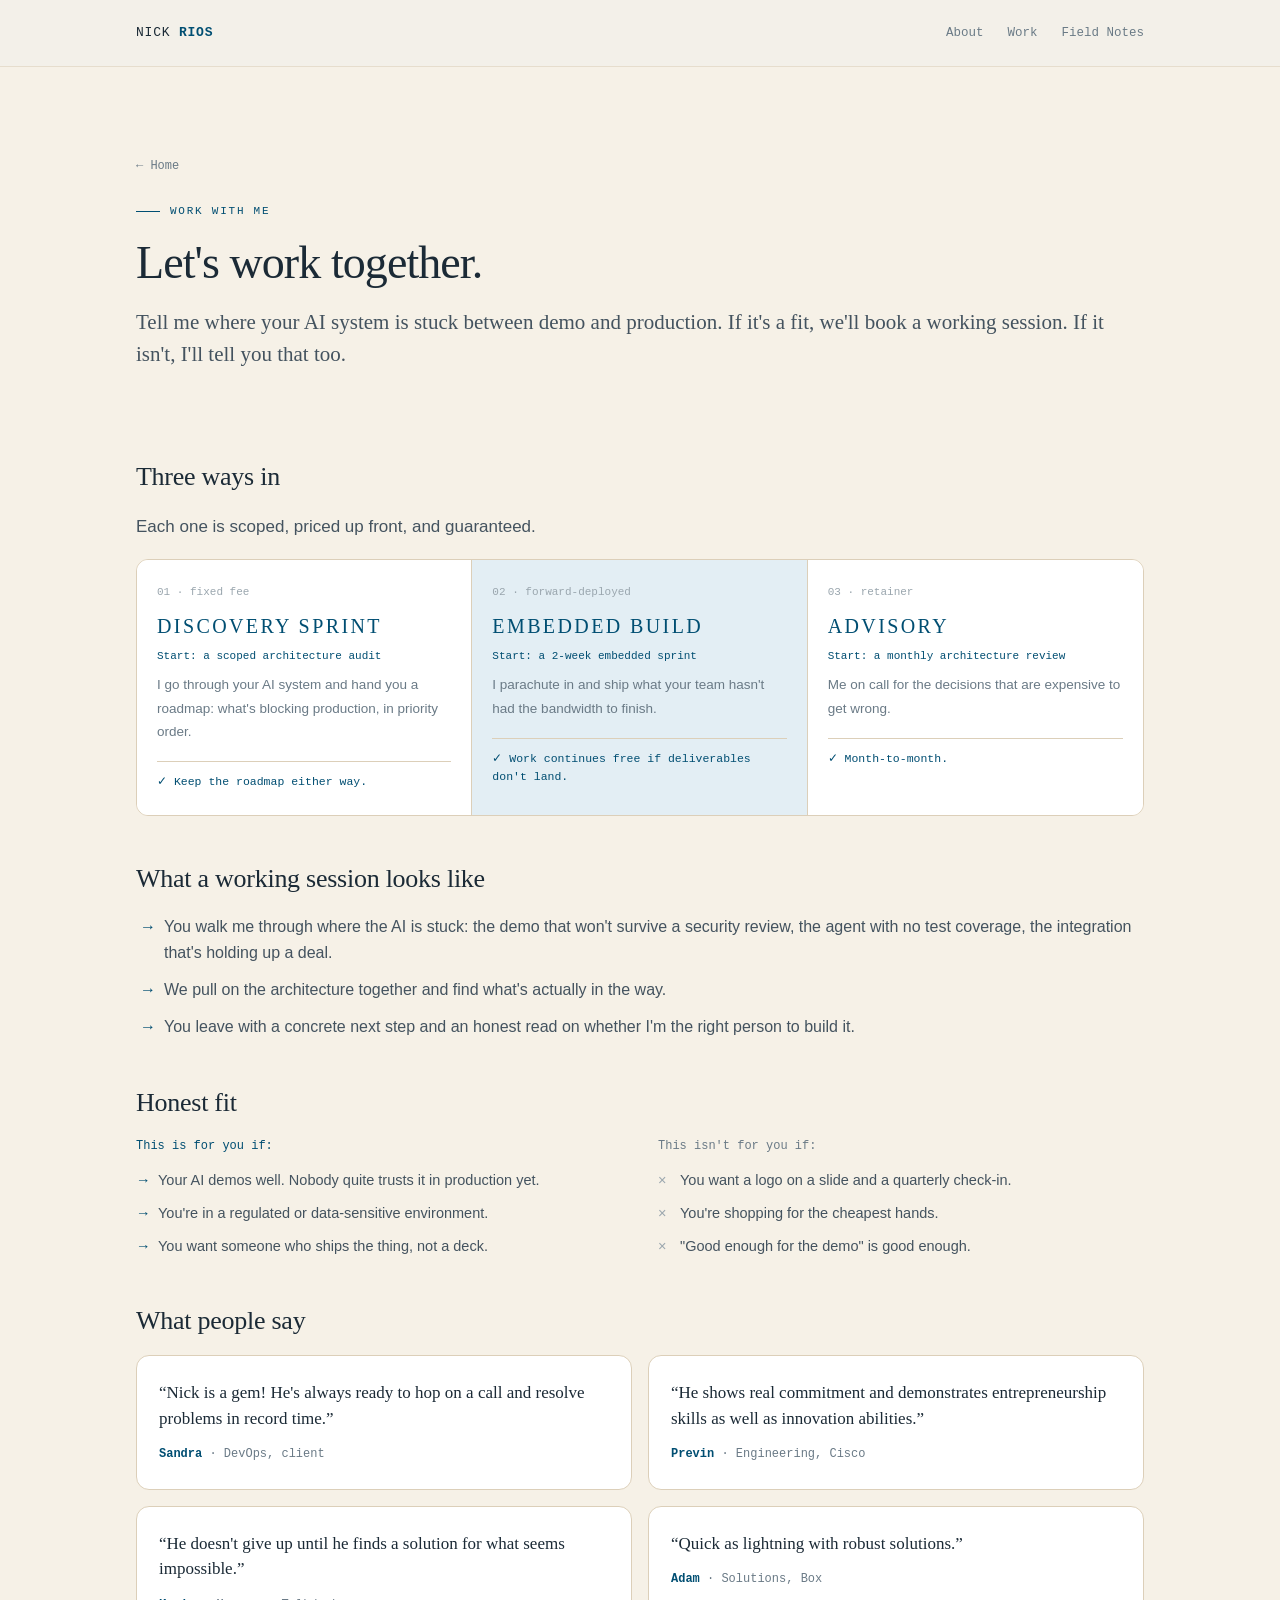
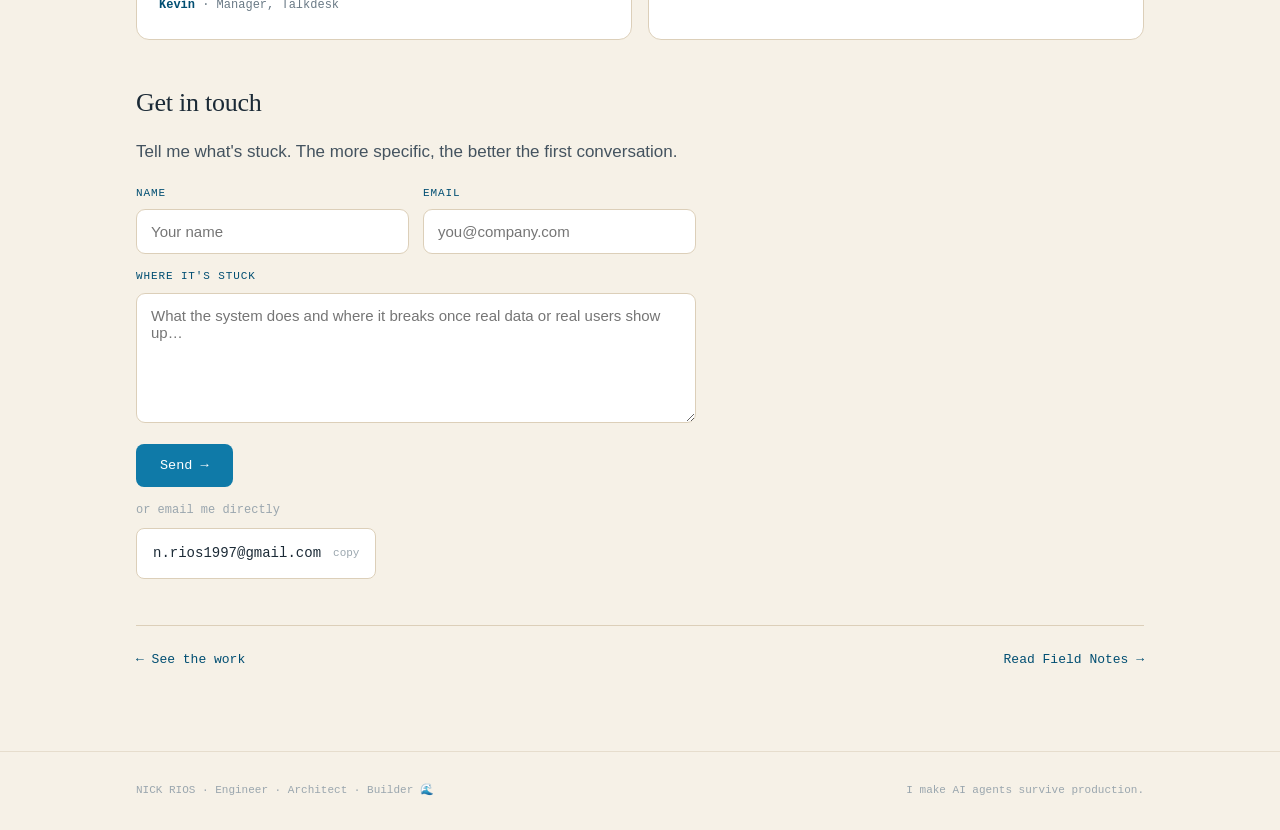
<file: contact.html>
<!DOCTYPE html><html lang="en"><head>
<meta charset="utf-8"><meta name="viewport" content="width=device-width, initial-scale=1">
<title>Let's work together · Nick Rios</title>
<meta name="description" content="Tell me where your AI system is stuck between demo and production. If it's a fit, we'll book a working session. If it isn't, I'll tell you that too.">
<link rel="stylesheet" href="sub.css">
<style>
  .lead-row{display:grid;grid-template-columns:repeat(3,1fr);gap:0;border:1px solid var(--line-2);border-radius:12px;overflow:hidden;margin:8px 0 10px}
  .rung{padding:24px 20px;border-right:1px solid var(--line-2);background:#fff}.rung:last-child{border-right:none}.rung.feature{background:var(--accent-soft)}
  .rung .rn{font-family:var(--mono);font-size:11px;color:var(--faint)}.rung h4{font-family:var(--serif);font-size:20px;font-weight:500;margin:8px 0 6px}
  .rung .first{font-family:var(--mono);font-size:11px;color:var(--accent);margin-bottom:8px}.rung p{font-size:13.5px;color:var(--muted)}
  .rung .guar{margin-top:14px;font-family:var(--mono);font-size:11.5px;color:var(--accent);border-top:1px solid var(--line-2);padding-top:11px}
  .cform{display:grid;gap:14px;margin:8px 0 6px;max-width:560px}
  .cform .frow{display:grid;grid-template-columns:1fr 1fr;gap:14px}
  .cform label{font-family:var(--mono);font-size:11px;text-transform:uppercase;letter-spacing:.08em;color:var(--accent);display:block;margin-bottom:7px}
  .cform input,.cform textarea{width:100%;border:1px solid var(--line-2);border-radius:9px;padding:13px 14px;font-family:var(--sans);font-size:15px;background:#fff;color:var(--ink);transition:border-color .2s}
  .cform input:focus,.cform textarea:focus{outline:none;border-color:var(--accent)}
  .cform textarea{min-height:130px;resize:vertical}
  .cform .send{font-family:var(--mono);font-size:13.5px;background:var(--coral);color:#fff;border:none;border-radius:8px;padding:14px 24px;cursor:pointer;justify-self:start;transition:.18s}.cform .send:hover{filter:brightness(.93);transform:translateY(-2px)}
  .orline{font-family:var(--mono);font-size:12px;color:var(--faint);margin:14px 0 8px}
  .emailbtn{font-family:var(--mono);font-size:14px;border:1px solid var(--line-2);border-radius:8px;padding:13px 16px;cursor:pointer;display:inline-flex;gap:12px;align-items:center;background:#fff}.emailbtn .c{color:var(--faint);font-size:11px}.emailbtn:hover{border-color:var(--accent)}
  .qual{display:grid;grid-template-columns:1fr 1fr;gap:36px;margin:6px 0}
  .qbox .qh{font-family:var(--mono);font-size:12px;margin-bottom:14px}.qbox.yes .qh{color:var(--accent)}.qbox.no .qh{color:var(--muted)}
  .qbox ul{list-style:none;display:flex;flex-direction:column;gap:11px;padding:0;margin:0}
  .qbox li{font-size:14.5px;color:var(--ink-2);padding-left:22px;position:relative;line-height:1.5}
  .qbox.yes li::before{content:"→";position:absolute;left:0;color:var(--accent)}
  .qbox.no li::before{content:"×";position:absolute;left:0;color:var(--faint)}
  .quotes{display:grid;grid-template-columns:repeat(2,1fr);gap:16px;margin:6px 0}
  .quote{border:1px solid var(--line-2);border-radius:13px;padding:24px 22px;background:#fff;transition:.2s}
  .quote:hover{border-color:var(--accent);transform:translateY(-2px)}
  .quote p{font-family:var(--serif);font-size:17px;line-height:1.5;color:var(--ink);margin-bottom:14px}
  .quote .who{font-family:var(--mono);font-size:12px;color:var(--muted)}.quote .who b{color:var(--accent)}
  .hp{position:absolute !important;left:-9999px !important;width:1px;height:1px;overflow:hidden}
  .formok{font-family:var(--mono);font-size:14px;color:var(--accent);line-height:1.6;border:1px solid var(--line-2);border-radius:10px;padding:18px 20px;background:var(--paper-2)}
  .cferr{display:none;font-family:var(--mono);font-size:12.5px;color:#b3402a;margin-top:10px}
  @media(max-width:760px){.lead-row{grid-template-columns:1fr}.cform .frow{grid-template-columns:1fr}.qual{grid-template-columns:1fr}.quotes{grid-template-columns:1fr}}
</style>
</head><body>
<nav><div class="wrap"><a class="logo" href="index.html">NICK <b>RIOS</b></a><div class="navlinks"><a href="index.html#about">About</a><a href="index.html#work">Work</a><a href="field-notes.html">Field Notes</a></div></div></nav>

<div class="artwrap wide">
  <header class="arthead">
    <a class="back" href="index.html">← Home</a>
    <div class="cat">Work with me</div>
    <h1 class="arttitle">Let's work together.</h1>
    <p class="dek">Tell me where your AI system is stuck between demo and production. If it's a fit, we'll book a working session. If it isn't, I'll tell you that too.</p>
  </header>

  <article class="art">
    <h3 class="reveal">Three ways in</h3>
    <p class="reveal">Each one is scoped, priced up front, and guaranteed.</p>
    <div class="lead-row reveal">
      <div class="rung"><div class="rn">01 · fixed fee</div><h4>Discovery Sprint</h4><div class="first">Start: a scoped architecture audit</div><p>I go through your AI system and hand you a roadmap: what's blocking production, in priority order.</p><div class="guar">✓ Keep the roadmap either way.</div></div>
      <div class="rung feature"><div class="rn">02 · forward-deployed</div><h4>Embedded Build</h4><div class="first">Start: a 2-week embedded sprint</div><p>I parachute in and ship what your team hasn't had the bandwidth to finish.</p><div class="guar">✓ Work continues free if deliverables don't land.</div></div>
      <div class="rung"><div class="rn">03 · retainer</div><h4>Advisory</h4><div class="first">Start: a monthly architecture review</div><p>Me on call for the decisions that are expensive to get wrong.</p><div class="guar">✓ Month-to-month.</div></div>
    </div>

    <h3 class="reveal">What a working session looks like</h3>
    <ul class="reveal">
      <li>You walk me through where the AI is stuck: the demo that won't survive a security review, the agent with no test coverage, the integration that's holding up a deal.</li>
      <li>We pull on the architecture together and find what's actually in the way.</li>
      <li>You leave with a concrete next step and an honest read on whether I'm the right person to build it.</li>
    </ul>

    <h3 class="reveal">Honest fit</h3>
    <div class="qual reveal">
      <div class="qbox yes"><div class="qh">This is for you if:</div><ul><li>Your AI demos well. Nobody quite trusts it in production yet.</li><li>You're in a regulated or data-sensitive environment.</li><li>You want someone who ships the thing, not a deck.</li></ul></div>
      <div class="qbox no"><div class="qh">This isn't for you if:</div><ul><li>You want a logo on a slide and a quarterly check-in.</li><li>You're shopping for the cheapest hands.</li><li>"Good enough for the demo" is good enough.</li></ul></div>
    </div>

    <h3 class="reveal">What people say</h3>
    <div class="quotes">
      <div class="quote reveal"><p>“Nick is a gem! He's always ready to hop on a call and resolve problems in record time.”</p><div class="who"><b>Sandra</b> · DevOps, client</div></div>
      <div class="quote reveal"><p>“He shows real commitment and demonstrates entrepreneurship skills as well as innovation abilities.”</p><div class="who"><b>Previn</b> · Engineering, Cisco</div></div>
      <div class="quote reveal"><p>“He doesn't give up until he finds a solution for what seems impossible.”</p><div class="who"><b>Kevin</b> · Manager, Talkdesk</div></div>
      <div class="quote reveal"><p>“Quick as lightning with robust solutions.”</p><div class="who"><b>Adam</b> · Solutions, Box</div></div>
    </div>

    <h3 class="reveal">Get in touch</h3>
    <p class="reveal">Tell me what's stuck. The more specific, the better the first conversation.</p>
    <form class="cform reveal" id="cform">
      <div class="frow">
        <div><label for="nm">Name</label><input id="nm" type="text" placeholder="Your name" required></div>
        <div><label for="em">Email</label><input id="em" type="email" placeholder="you@company.com" required></div>
      </div>
      <div><label for="ms">Where it's stuck</label><textarea id="ms" placeholder="What the system does and where it breaks once real data or real users show up…" required></textarea></div>
      <div class="hp" aria-hidden="true"><label for="company">Company</label><input id="company" name="company" type="text" tabindex="-1" autocomplete="off"></div>
      <button class="send" type="submit">Send →</button>
    </form>
    <div class="cferr" id="cferr">Something went wrong sending that. Email me instead at <b>n.rios1997@gmail.com</b>.</div>
    <div class="orline reveal">or email me directly</div>
    <span class="emailbtn reveal" id="copyem" data-email="n.rios1997@gmail.com" title="Click to copy">n.rios1997@gmail.com <span class="c">copy</span></span>

    <div class="nextrow">
      <a href="index.html#work">← See the work</a>
      <a href="field-notes.html">Read Field Notes →</a>
    </div>
  </article>
</div>

<footer><div class="wrap"><span>NICK RIOS · Engineer · Architect · Builder 🌊</span><span>I make AI agents survive production.</span></div></footer>
<script src="sub.js"></script>
<script>
  var FORMS_URL='https://forms-service.n-rios1997.workers.dev/contact';
  var f=document.getElementById('cform');
  if(f)f.addEventListener('submit',function(e){
    e.preventDefault();
    var nm=document.getElementById('nm').value.trim(),
        em=document.getElementById('em').value.trim(),
        ms=document.getElementById('ms').value.trim(),
        hp=(document.getElementById('company')||{}).value||'';
    if(!nm||!em||!ms) return;
    var err=document.getElementById('cferr'); if(err) err.style.display='none';
    var btn=f.querySelector('.send'); if(btn){btn.disabled=true;btn.textContent='Sending…';}
    try{ if(window.posthog){ posthog.identify(em,{email:em,name:nm}); posthog.capture('contact_form_submit',{name:nm}); } }catch(_){}
    function fail(){ if(btn){btn.disabled=false;btn.textContent='Send →';} if(err) err.style.display='block'; }
    fetch(FORMS_URL,{method:'POST',headers:{'Content-Type':'application/json'},
      body:JSON.stringify({name:nm,email:em,message:ms,source:'nick-rios',company:hp})})
      .then(function(r){return r.json().catch(function(){return {ok:r.ok};});})
      .then(function(d){
        if(d&&d.ok){
          var safe=function(s){return (s||'').replace(/[<>]/g,'');};
          f.innerHTML='<div class="formok">Thanks, '+safe(nm)+'. Your message is in — I\'ll reply to '+safe(em)+' soon.</div>';
        } else { fail(); }
      }).catch(fail);
  });
  var ce=document.getElementById('copyem');
  if(ce)ce.addEventListener('click',function(){navigator.clipboard&&navigator.clipboard.writeText(ce.dataset.email);ce.querySelector('.c').textContent='copied ✓';});
</script>
<script src="analytics.js"></script>
</body></html>
</file>
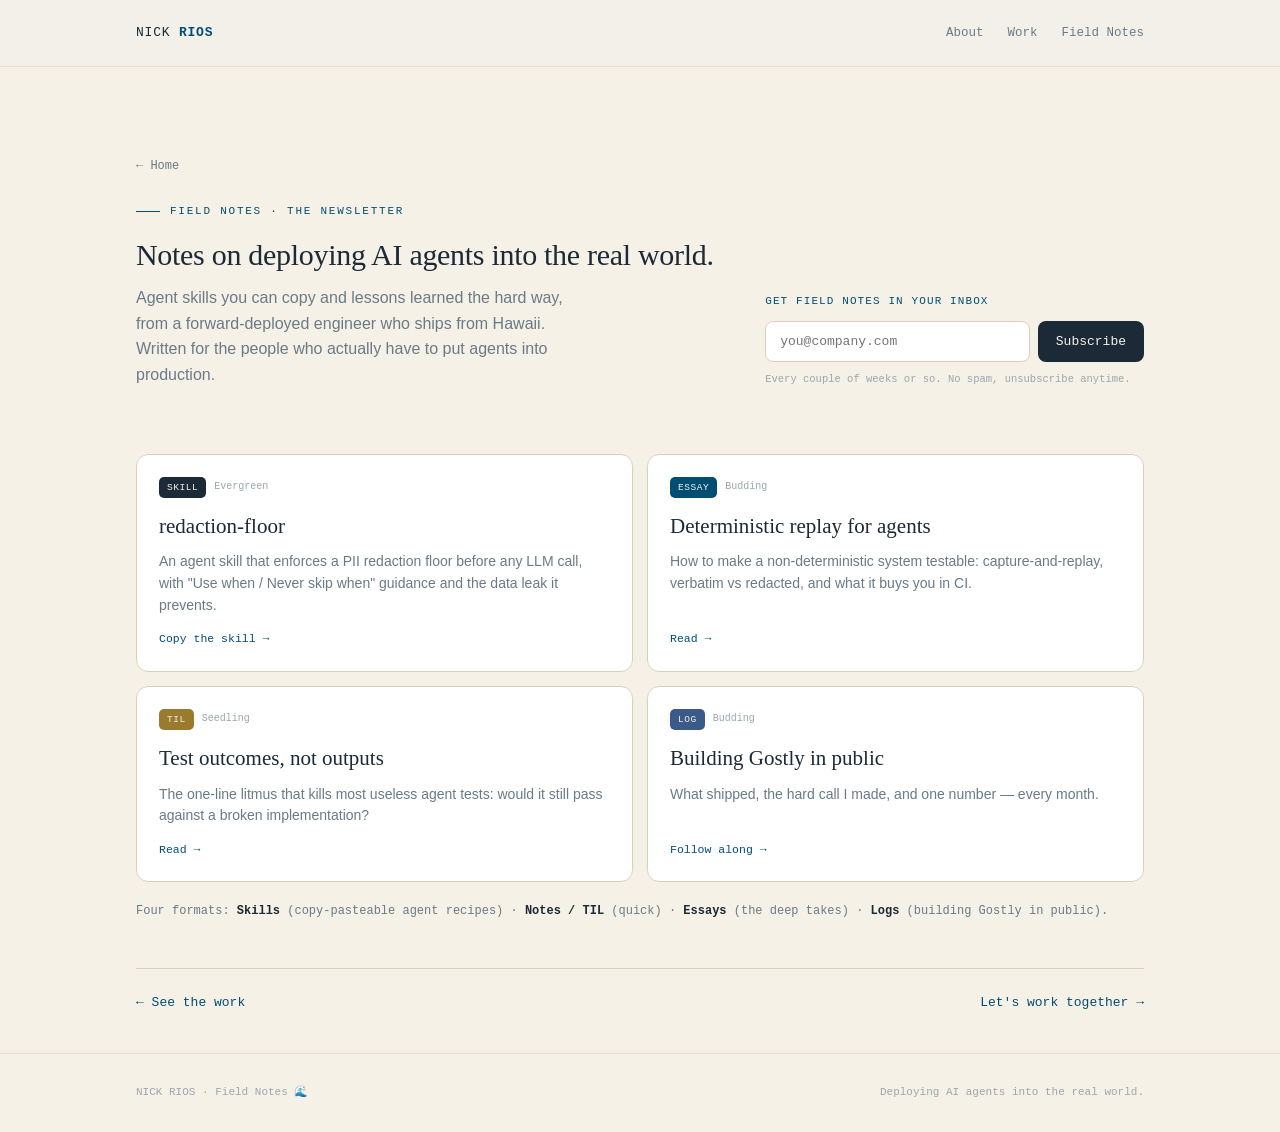
<file: field-notes.html>
<!DOCTYPE html><html lang="en"><head>
<meta charset="utf-8"><meta name="viewport" content="width=device-width, initial-scale=1">
<title>Field Notes: Deploying AI agents into the real world · Nick Rios</title>
<meta name="description" content="Copy-pasteable agent skills, TILs, essays, and a monthly build log. Field Notes from Nick Rios, a forward-deployed engineer shipping from Hawaii.">
<link rel="stylesheet" href="sub.css">
<style>
  .fntop{display:grid;grid-template-columns:1.4fr .9fr;gap:40px;align-items:end;margin:18px 0 36px}
  .fntop h2{font-family:var(--serif);font-weight:500;font-size:30px;line-height:1.1;margin-bottom:0;letter-spacing:-0.01em}
  .fnlead{font-size:16px;color:var(--muted);max-width:52ch;margin-top:14px}
  .subform label{font-family:var(--mono);font-size:11px;text-transform:uppercase;letter-spacing:.1em;color:var(--accent);display:block;margin-bottom:10px}
  .subform .row{display:flex;gap:8px}.subform input{flex:1;border:1px solid var(--line-2);border-radius:8px;padding:12px 14px;font-family:var(--mono);font-size:13px;background:#fff;color:var(--ink)}.subform input:focus{outline:none;border-color:var(--accent)}
  .subform .btn2{font-family:var(--mono);font-size:13px;background:var(--ink);color:var(--paper);border:none;border-radius:8px;padding:0 18px;cursor:pointer;transition:.2s}.subform .btn2:hover{background:var(--accent)}
  .subform .fine{font-family:var(--mono);font-size:10.5px;color:var(--faint);display:block;margin-top:9px}
  .subok{font-family:var(--mono);font-size:13px;color:var(--accent);line-height:1.5;border:1px solid var(--line-2);border-radius:8px;padding:13px 16px;background:var(--paper-2)}
  .fngrid{display:grid;grid-template-columns:1fr 1fr;gap:14px}
  .fncard{border:1px solid var(--line-2);border-radius:12px;padding:22px;background:#fff;display:flex;flex-direction:column;transition:.2s}
  a.fncard:hover{border-color:var(--accent);transform:translateY(-3px);box-shadow:0 18px 44px -28px rgba(0,78,114,.5)}
  .fncard .meta{display:flex;gap:8px;margin-bottom:12px;align-items:center}
  .badge{font-family:var(--mono);font-size:9.5px;text-transform:uppercase;letter-spacing:.06em;padding:3px 8px;border-radius:5px;background:var(--ink);color:var(--paper)}
  .badge.essay{background:var(--accent)}.badge.til{background:#9a7b2e}.badge.log{background:#3a5a8a}
  .mat{font-family:var(--mono);font-size:10px;color:var(--faint)}
  .fncard .fnt{font-family:var(--serif);font-size:21px;margin-bottom:8px}.fncard p{font-size:14px;color:var(--muted);flex:1;line-height:1.55}
  .fncard .fnl{margin-top:14px;font-family:var(--mono);font-size:11.5px;color:var(--accent)}
  .fnnote{margin-top:20px;font-family:var(--mono);font-size:12px;color:var(--muted)}.fnnote b{color:var(--ink)}
  @media(max-width:840px){.fntop,.fngrid{grid-template-columns:1fr}}
</style>
</head><body>
<nav><div class="wrap"><a class="logo" href="index.html">NICK <b>RIOS</b></a><div class="navlinks"><a href="index.html#about">About</a><a href="index.html#work">Work</a><a href="field-notes.html">Field Notes</a></div></div></nav>

<div class="artwrap wide">
  <header class="arthead">
    <a class="back" href="index.html">← Home</a>
    <div class="cat">Field Notes · the newsletter</div>
    <div class="fntop">
      <div><h2 id="subscribe">Notes on deploying AI agents into the real world.</h2><p class="fnlead">Agent skills you can copy and lessons learned the hard way, from a forward-deployed engineer who ships from Hawaii. Written for the people who actually have to put agents into production.</p></div>
      <form class="subform" id="subform"><label>Get Field Notes in your inbox</label><div class="row"><input type="email" id="subem" placeholder="you@company.com" aria-label="email" required><button class="btn2" type="submit">Subscribe</button></div><span class="fine">Every couple of weeks or so. No spam, unsubscribe anytime.</span></form>
    </div>
  </header>

  <section style="padding:0;border:none">
  <div class="fngrid">
    <a class="fncard reveal" href="notes/redaction-floor.html"><div class="meta"><span class="badge">Skill</span><span class="mat">Evergreen</span></div><div class="fnt">redaction-floor</div><p>An agent skill that enforces a PII redaction floor before any LLM call, with "Use when / Never skip when" guidance and the data leak it prevents.</p><span class="fnl">Copy the skill →</span></a>
    <a class="fncard reveal" href="notes/deterministic-replay.html"><div class="meta"><span class="badge essay">Essay</span><span class="mat">Budding</span></div><div class="fnt">Deterministic replay for agents</div><p>How to make a non-deterministic system testable: capture-and-replay, verbatim vs redacted, and what it buys you in CI.</p><span class="fnl">Read →</span></a>
    <a class="fncard reveal" href="notes/test-outcomes.html"><div class="meta"><span class="badge til">TIL</span><span class="mat">Seedling</span></div><div class="fnt">Test outcomes, not outputs</div><p>The one-line litmus that kills most useless agent tests: would it still pass against a broken implementation?</p><span class="fnl">Read →</span></a>
    <a class="fncard reveal" href="notes/building-gostly.html"><div class="meta"><span class="badge log">Log</span><span class="mat">Budding</span></div><div class="fnt">Building Gostly in public</div><p>What shipped, the hard call I made, and one number — every month.</p><span class="fnl">Follow along →</span></a>
  </div>
  <div class="fnnote">Four formats: <b>Skills</b> (copy-pasteable agent recipes) · <b>Notes / TIL</b> (quick) · <b>Essays</b> (the deep takes) · <b>Logs</b> (building Gostly in public).</div>
  </section>

  <div class="nextrow">
    <a href="index.html#work">← See the work</a>
    <a href="contact.html">Let's work together →</a>
  </div>
</div>

<footer><div class="wrap"><span>NICK RIOS · Field Notes 🌊</span><span>Deploying AI agents into the real world.</span></div></footer>
<script src="sub.js"></script>
<script>
  var sf=document.getElementById('subform');
  if(sf)sf.addEventListener('submit',function(e){
    e.preventDefault();
    var em=(document.getElementById('subem').value||'').trim();
    if(!em) return;
    // MailerLite — add to the owned list (account 2480012 / form 191683769302779601)
    try{
      fetch('https://assets.mailerlite.com/jsonp/2480012/forms/191683769302779601/subscribe',{
        method:'POST', mode:'no-cors',
        headers:{'Content-Type':'application/x-www-form-urlencoded'},
        body:'fields[email]='+encodeURIComponent(em)+'&ml-submit=1&anticsrf=true'
      });
    }catch(_){}
    // analytics backup
    try{ if(window.posthog){ posthog.identify(em,{email:em,subscribed_field_notes:true}); posthog.capture('newsletter_subscribe',{email:em}); } }catch(_){}
    sf.innerHTML='<div class="subok">Thanks &mdash; you\'re on the list. Field Notes will land in your inbox.</div>';
  });
</script>
<script src="analytics.js"></script>
</body></html>
</file>
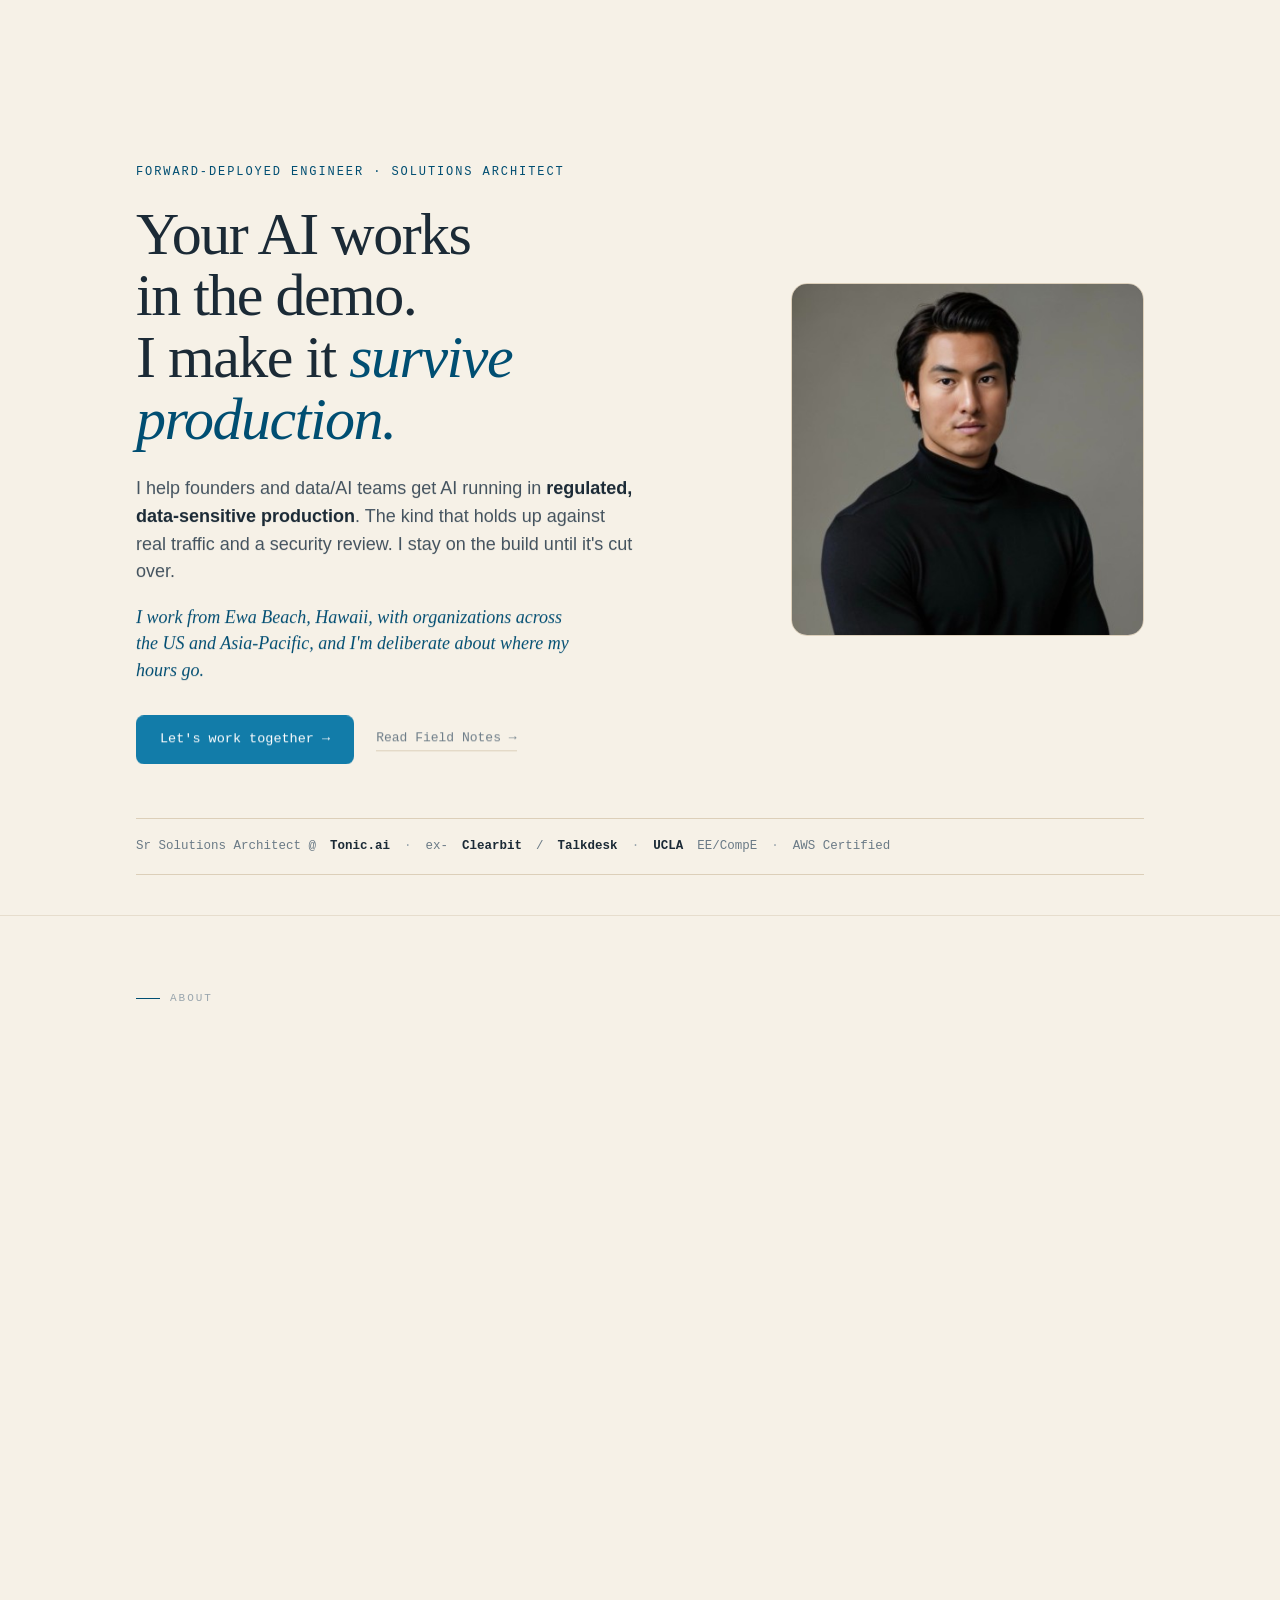
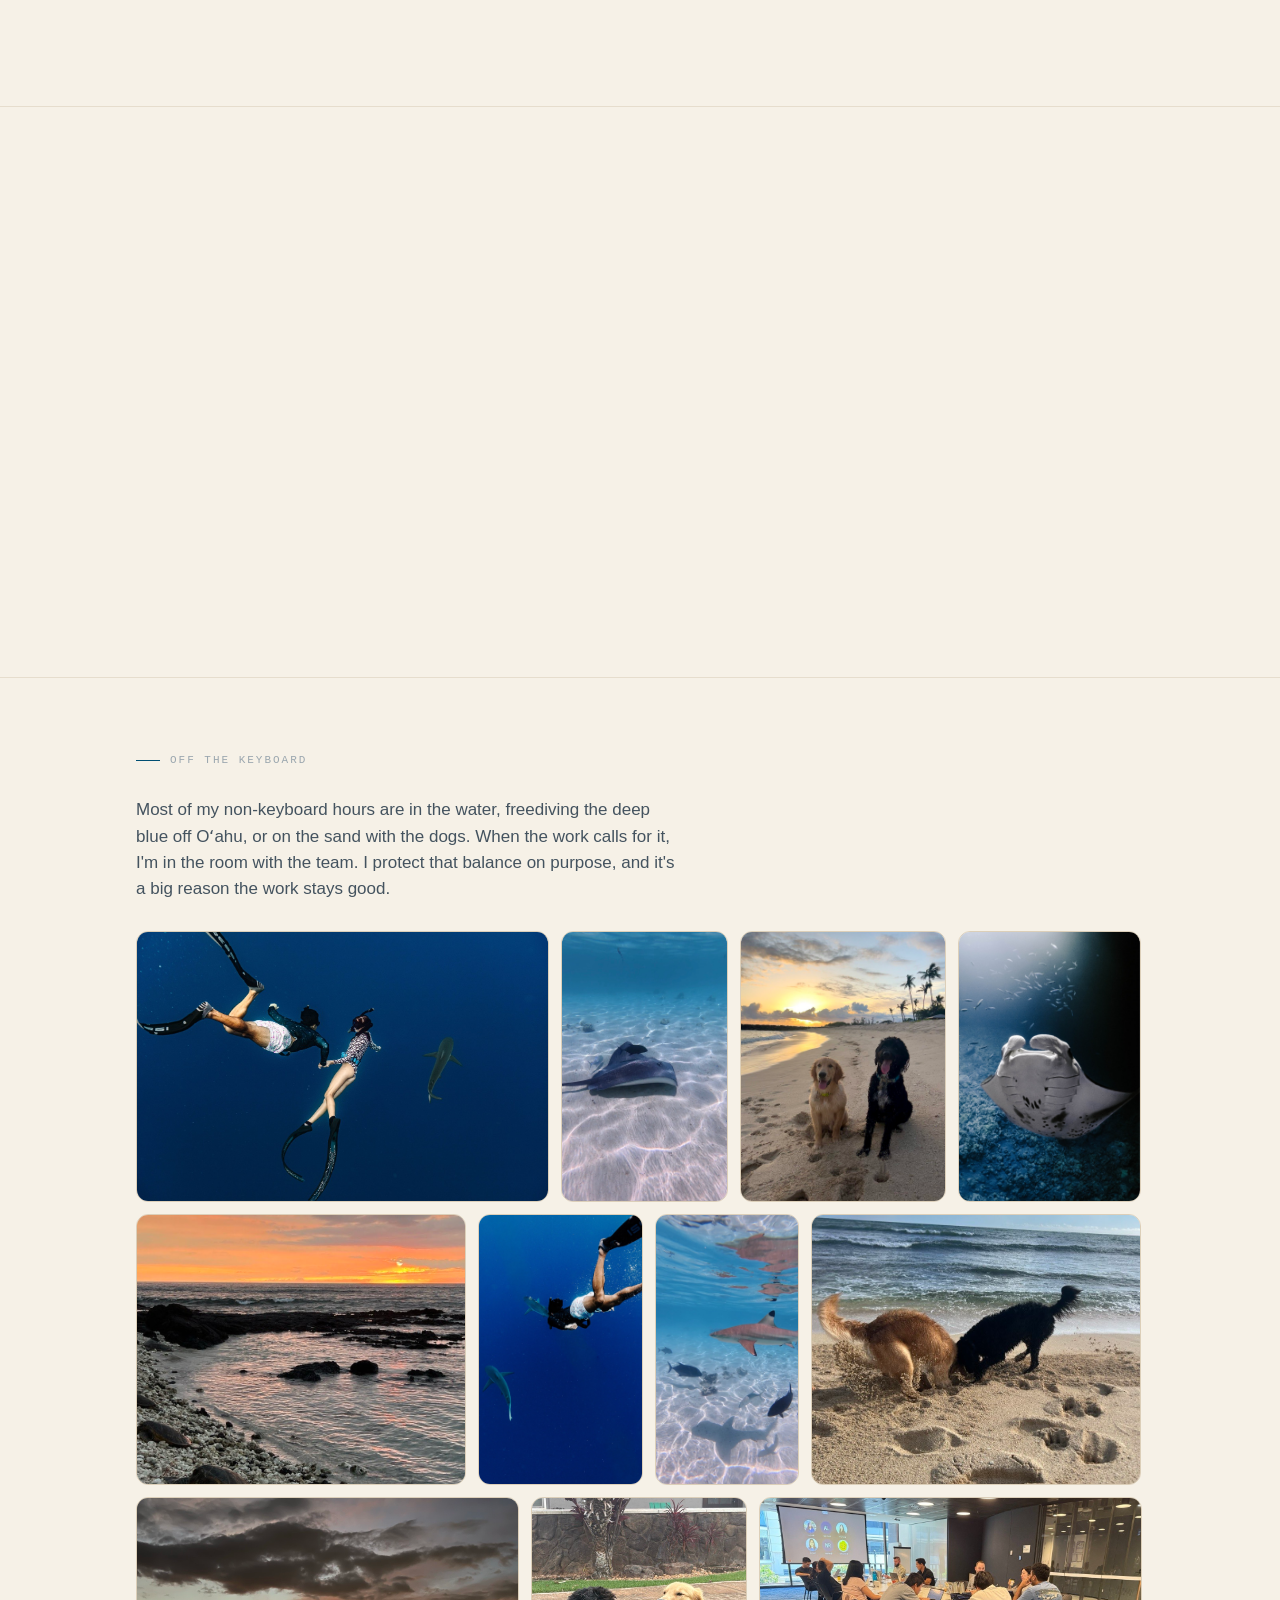
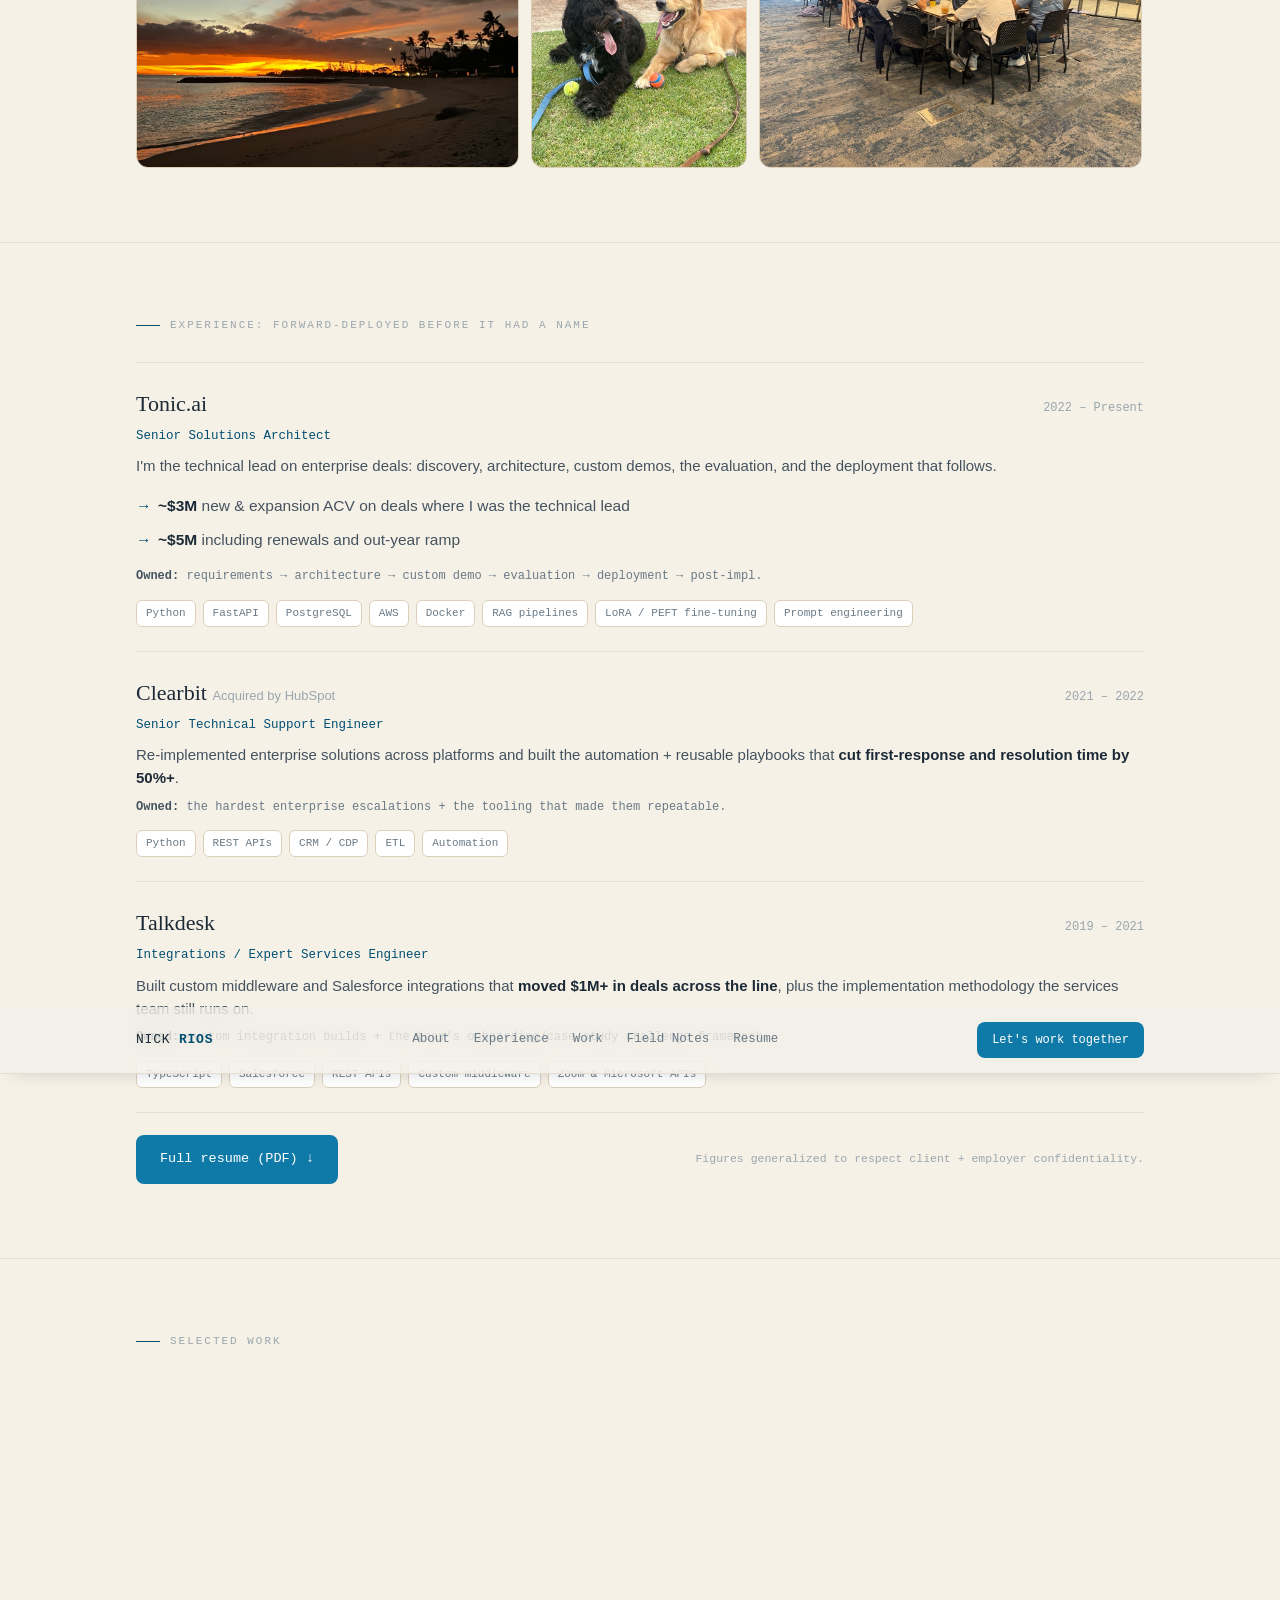
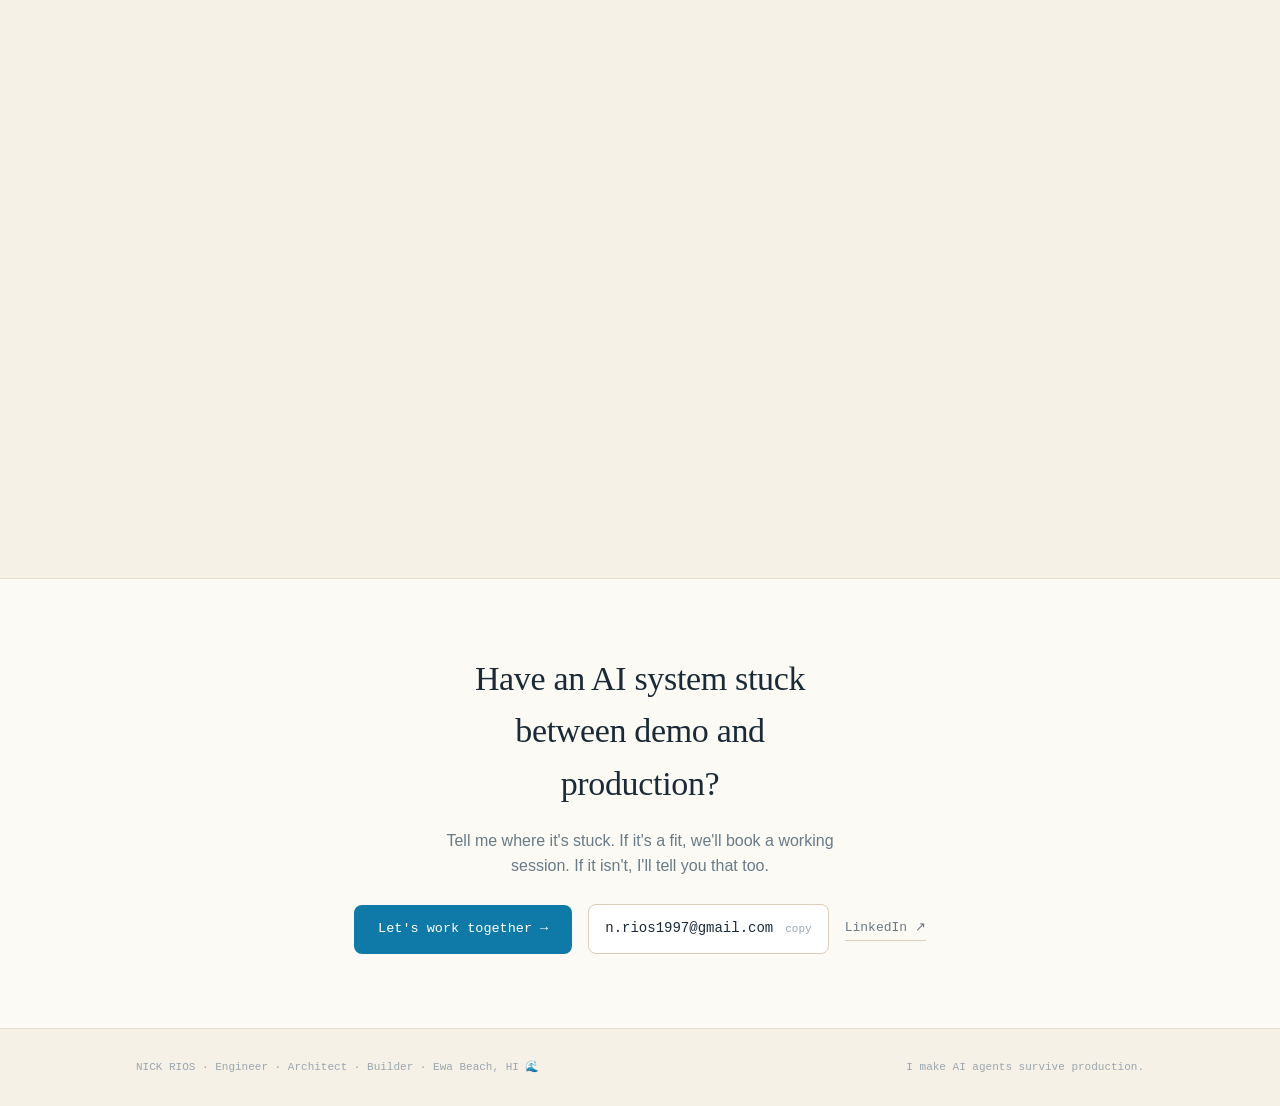
<file: project.html>
<!DOCTYPE html><html lang="en"><head>
<meta charset="utf-8"><meta http-equiv="refresh" content="0; url=/#work">
<link rel="canonical" href="https://nick-rios.com/">
<title>Moved · Nick Rios</title>
</head><body>
<p>This page has moved to <a href="/#work">nick-rios.com</a>.</p>
</body></html>
</file>
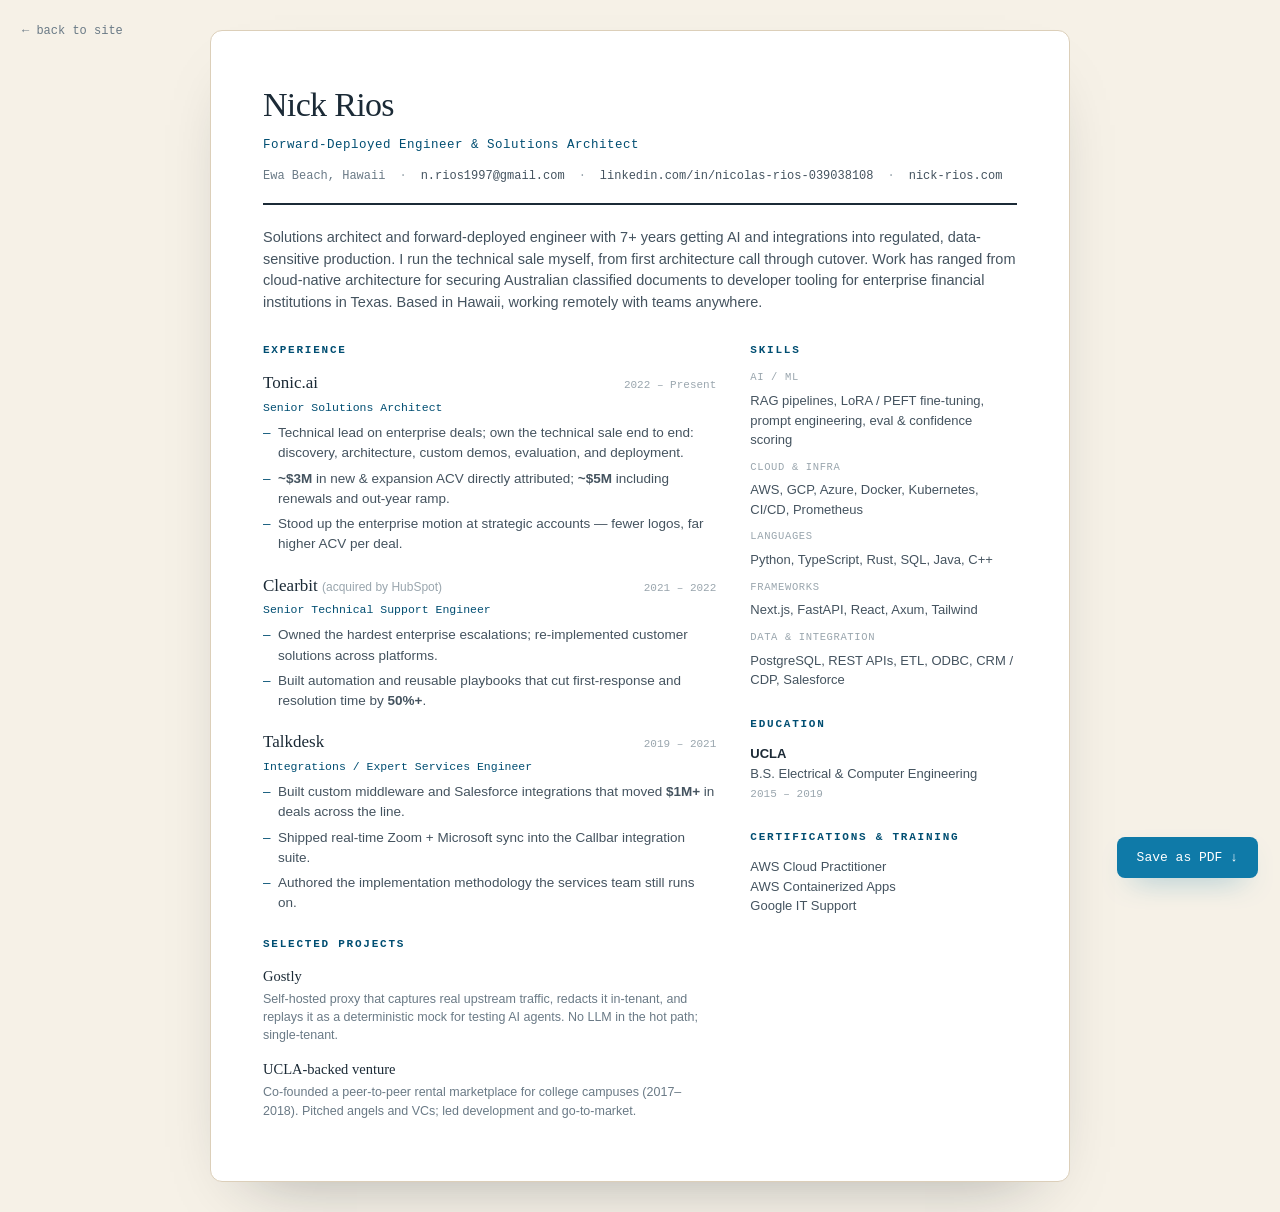
<file: resume.html>
<!DOCTYPE html><html lang="en"><head>
<meta charset="utf-8"><meta name="viewport" content="width=device-width, initial-scale=1">
<title>Nick Rios — Resume</title>
<style>
  :root{--paper:#f6f1e7;--ink:#1b2a36;--ink-2:#44535f;--muted:#6a7a86;--faint:#9aa6ae;--line:#e6ddcd;--line-2:#dccfb9;--accent:#004e72;--mono:ui-monospace,"SF Mono",Menlo,monospace;--sans:"Inter",-apple-system,BlinkMacSystemFont,"Segoe UI",Helvetica,Arial,sans-serif;--serif:"Georgia","Times New Roman",serif}
  *{box-sizing:border-box;margin:0;padding:0}
  body{background:var(--paper);color:var(--ink);font-family:var(--sans);line-height:1.5;-webkit-font-smoothing:antialiased}
  .sheet{max-width:860px;margin:30px auto;background:#fff;border:1px solid var(--line-2);border-radius:12px;padding:48px 52px;box-shadow:0 30px 70px -40px rgba(20,30,38,.4)}
  .top{border-bottom:2px solid var(--ink);padding-bottom:18px;margin-bottom:22px}
  h1{font-family:var(--serif);font-weight:500;font-size:34px;letter-spacing:-0.02em}
  .role{font-family:var(--mono);font-size:12.5px;color:var(--accent);letter-spacing:.04em;margin-top:6px}
  .contact{margin-top:12px;font-family:var(--mono);font-size:12px;color:var(--muted);display:flex;gap:14px;flex-wrap:wrap}
  .contact a{color:var(--ink-2);text-decoration:none}.contact .sep{color:var(--faint)}
  .cols{display:grid;grid-template-columns:1.7fr 1fr;gap:34px}
  h2{font-family:var(--mono);font-size:11px;letter-spacing:.16em;text-transform:uppercase;color:var(--accent);margin:0 0 12px;padding-top:4px}
  .summary{font-size:14.5px;color:var(--ink-2);margin-bottom:24px}
  .job{margin-bottom:18px}
  .job .h{display:flex;justify-content:space-between;align-items:baseline;gap:12px;flex-wrap:wrap}
  .job .co{font-family:var(--serif);font-size:17px}.job .dt{font-family:var(--mono);font-size:11px;color:var(--faint)}
  .job .ti{font-family:var(--mono);font-size:11.5px;color:var(--accent);margin:3px 0 7px}
  .job ul{list-style:none;display:flex;flex-direction:column;gap:5px}
  .job li{font-size:13.5px;color:var(--ink-2);padding-left:15px;position:relative;line-height:1.5}
  .job li::before{content:"–";position:absolute;left:0;color:var(--accent)}
  .blk{margin-bottom:22px}
  .blk .lbl{font-family:var(--mono);font-size:10.5px;color:var(--faint);text-transform:uppercase;letter-spacing:.06em;margin-bottom:5px}
  .blk .val{font-size:13px;color:var(--ink-2);margin-bottom:10px;line-height:1.5}.blk .val b{color:var(--ink)}
  .proj{margin-bottom:13px}.proj b{font-family:var(--serif);font-weight:500;font-size:14.5px;color:var(--ink)}.proj p{font-size:12.5px;color:var(--muted);margin-top:2px;line-height:1.45}
  .printbtn{position:fixed;bottom:22px;right:22px;font-family:var(--mono);font-size:13px;background:#0f7aa8;color:#fff;border:none;border-radius:8px;padding:13px 20px;cursor:pointer;box-shadow:0 12px 30px -16px rgba(15,122,168,.8)}
  .back{position:fixed;top:22px;left:22px;font-family:var(--mono);font-size:12px;color:var(--muted);text-decoration:none}.back:hover{color:var(--accent)}
  @media(max-width:720px){.cols{grid-template-columns:1fr}.sheet{padding:30px 24px}}
  @media print{
    body{background:#fff}.sheet{margin:0;border:none;box-shadow:none;border-radius:0;padding:0;max-width:none}
    .printbtn,.back{display:none}
    h1{font-size:26px}.job li,.summary{font-size:11.5px}.cols{gap:24px}
    @page{margin:14mm}
  }
</style>
</head><body>
<a class="back" href="index.html">← back to site</a>
<div class="sheet">
  <div class="top">
    <h1>Nick Rios</h1>
    <div class="role">Forward-Deployed Engineer &amp; Solutions Architect</div>
    <div class="contact">
      <span>Ewa Beach, Hawaii</span><span class="sep">·</span>
      <a href="mailto:n.rios1997@gmail.com">n.rios1997@gmail.com</a><span class="sep">·</span>
      <a href="https://www.linkedin.com/in/nicolas-rios-039038108/">linkedin.com/in/nicolas-rios-039038108</a><span class="sep">·</span>
      <a href="https://nick-rios.com">nick-rios.com</a>
    </div>
  </div>

  <p class="summary">Solutions architect and forward-deployed engineer with 7+ years getting AI and integrations into regulated, data-sensitive production. I run the technical sale myself, from first architecture call through cutover. Work has ranged from cloud-native architecture for securing Australian classified documents to developer tooling for enterprise financial institutions in Texas. Based in Hawaii, working remotely with teams anywhere.</p>

  <div class="cols">
    <div>
      <h2>Experience</h2>
      <div class="job">
        <div class="h"><span class="co">Tonic.ai</span><span class="dt">2022 – Present</span></div>
        <div class="ti">Senior Solutions Architect</div>
        <ul>
          <li>Technical lead on enterprise deals; own the technical sale end to end: discovery, architecture, custom demos, evaluation, and deployment.</li>
          <li><b>~$3M</b> in new &amp; expansion ACV directly attributed; <b>~$5M</b> including renewals and out-year ramp.</li>
          <li>Stood up the enterprise motion at strategic accounts — fewer logos, far higher ACV per deal.</li>
        </ul>
      </div>
      <div class="job">
        <div class="h"><span class="co">Clearbit <span style="font-family:var(--sans);font-weight:400;color:var(--faint);font-size:12px">(acquired by HubSpot)</span></span><span class="dt">2021 – 2022</span></div>
        <div class="ti">Senior Technical Support Engineer</div>
        <ul>
          <li>Owned the hardest enterprise escalations; re-implemented customer solutions across platforms.</li>
          <li>Built automation and reusable playbooks that cut first-response and resolution time by <b>50%+</b>.</li>
        </ul>
      </div>
      <div class="job">
        <div class="h"><span class="co">Talkdesk</span><span class="dt">2019 – 2021</span></div>
        <div class="ti">Integrations / Expert Services Engineer</div>
        <ul>
          <li>Built custom middleware and Salesforce integrations that moved <b>$1M+</b> in deals across the line.</li>
          <li>Shipped real-time Zoom + Microsoft sync into the Callbar integration suite.</li>
          <li>Authored the implementation methodology the services team still runs on.</li>
        </ul>
      </div>

      <h2 style="margin-top:8px">Selected projects</h2>
      <div class="proj"><b>Gostly</b><p>Self-hosted proxy that captures real upstream traffic, redacts it in-tenant, and replays it as a deterministic mock for testing AI agents. No LLM in the hot path; single-tenant.</p></div>
      <div class="proj"><b>UCLA-backed venture</b><p>Co-founded a peer-to-peer rental marketplace for college campuses (2017–2018). Pitched angels and VCs; led development and go-to-market.</p></div>
    </div>

    <div>
      <div class="blk">
        <h2>Skills</h2>
        <div class="lbl">AI / ML</div><div class="val">RAG pipelines, LoRA / PEFT fine-tuning, prompt engineering, eval &amp; confidence scoring</div>
        <div class="lbl">Cloud &amp; Infra</div><div class="val">AWS, GCP, Azure, Docker, Kubernetes, CI/CD, Prometheus</div>
        <div class="lbl">Languages</div><div class="val">Python, TypeScript, Rust, SQL, Java, C++</div>
        <div class="lbl">Frameworks</div><div class="val">Next.js, FastAPI, React, Axum, Tailwind</div>
        <div class="lbl">Data &amp; Integration</div><div class="val">PostgreSQL, REST APIs, ETL, ODBC, CRM / CDP, Salesforce</div>
      </div>
      <div class="blk">
        <h2>Education</h2>
        <div class="val"><b>UCLA</b><br>B.S. Electrical &amp; Computer Engineering<br><span style="font-family:var(--mono);font-size:11px;color:var(--faint)">2015 – 2019</span></div>
      </div>
      <div class="blk">
        <h2>Certifications &amp; training</h2>
        <div class="val">AWS Cloud Practitioner<br>AWS Containerized Apps<br>Google IT Support</div>
      </div>
    </div>
  </div>
</div>
<button class="printbtn" onclick="window.print()">Save as PDF ↓</button>
<script src="analytics.js"></script>
</body></html>
</file>
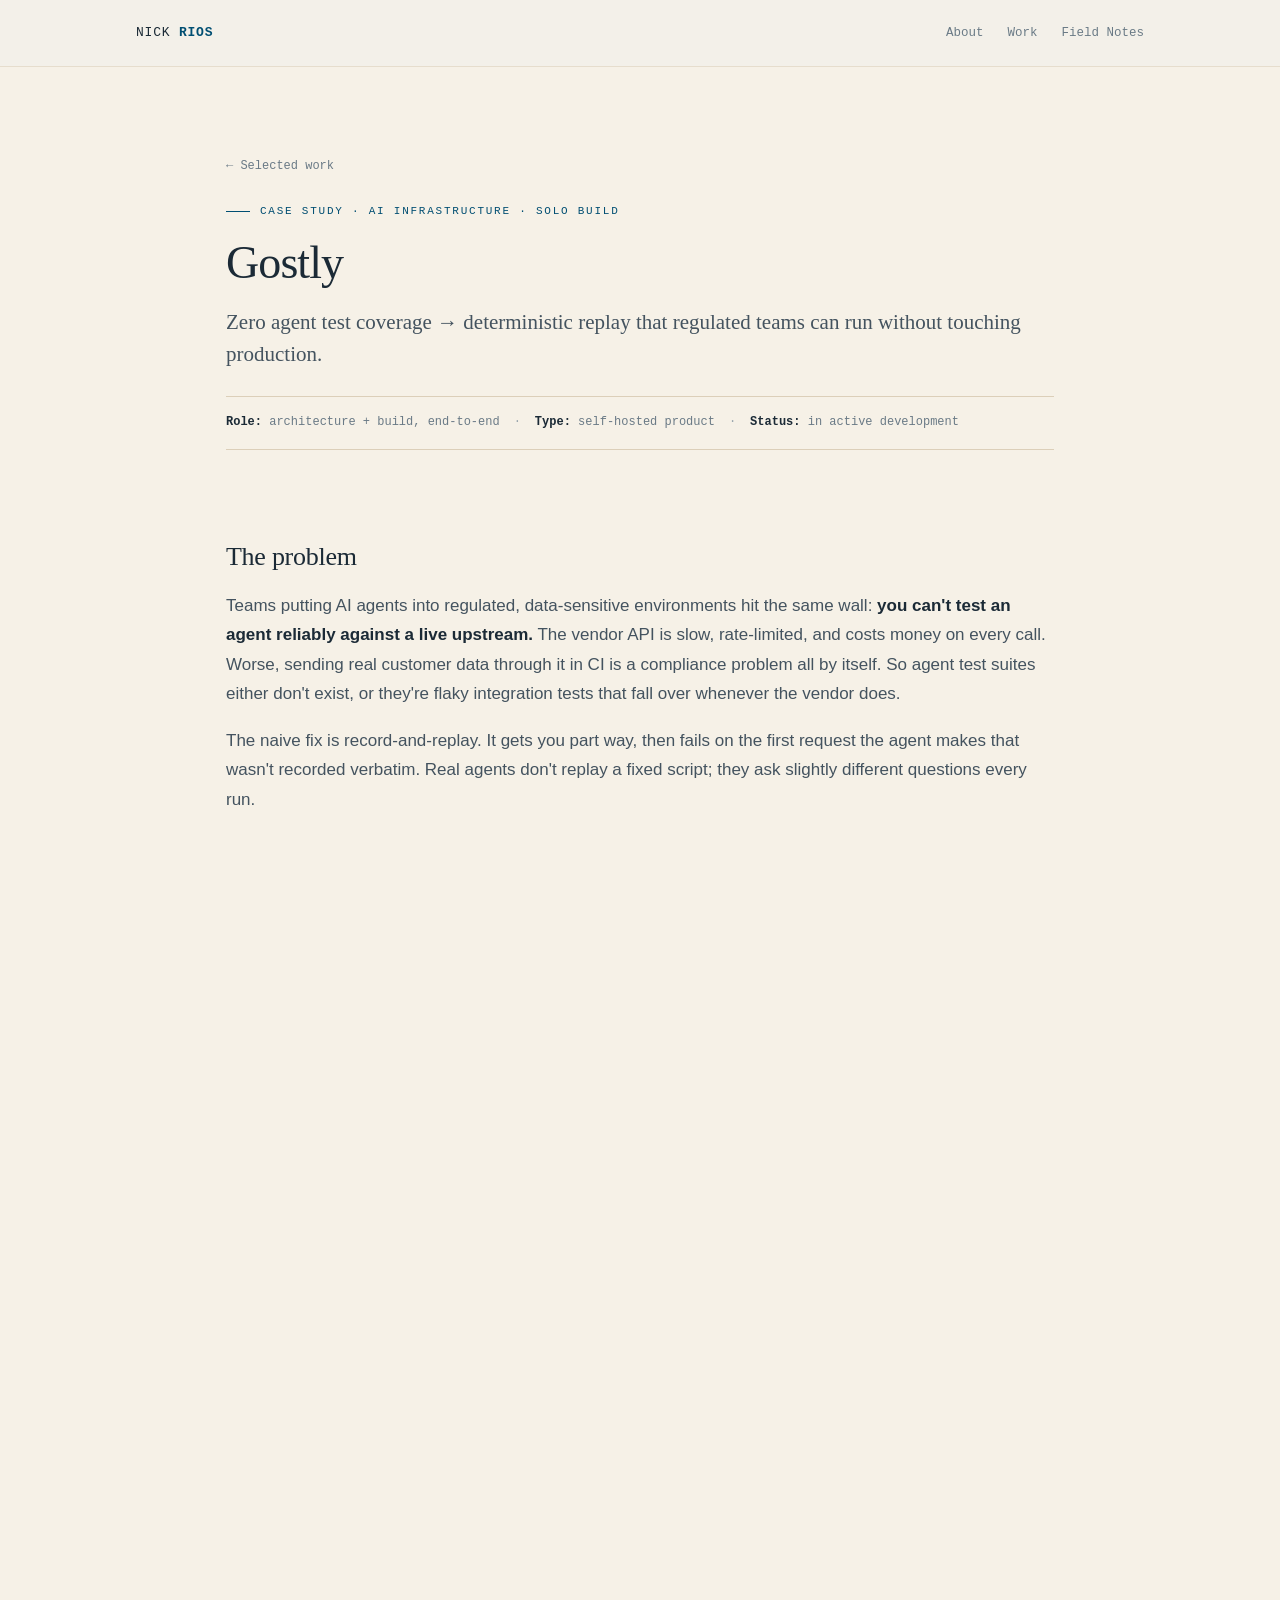
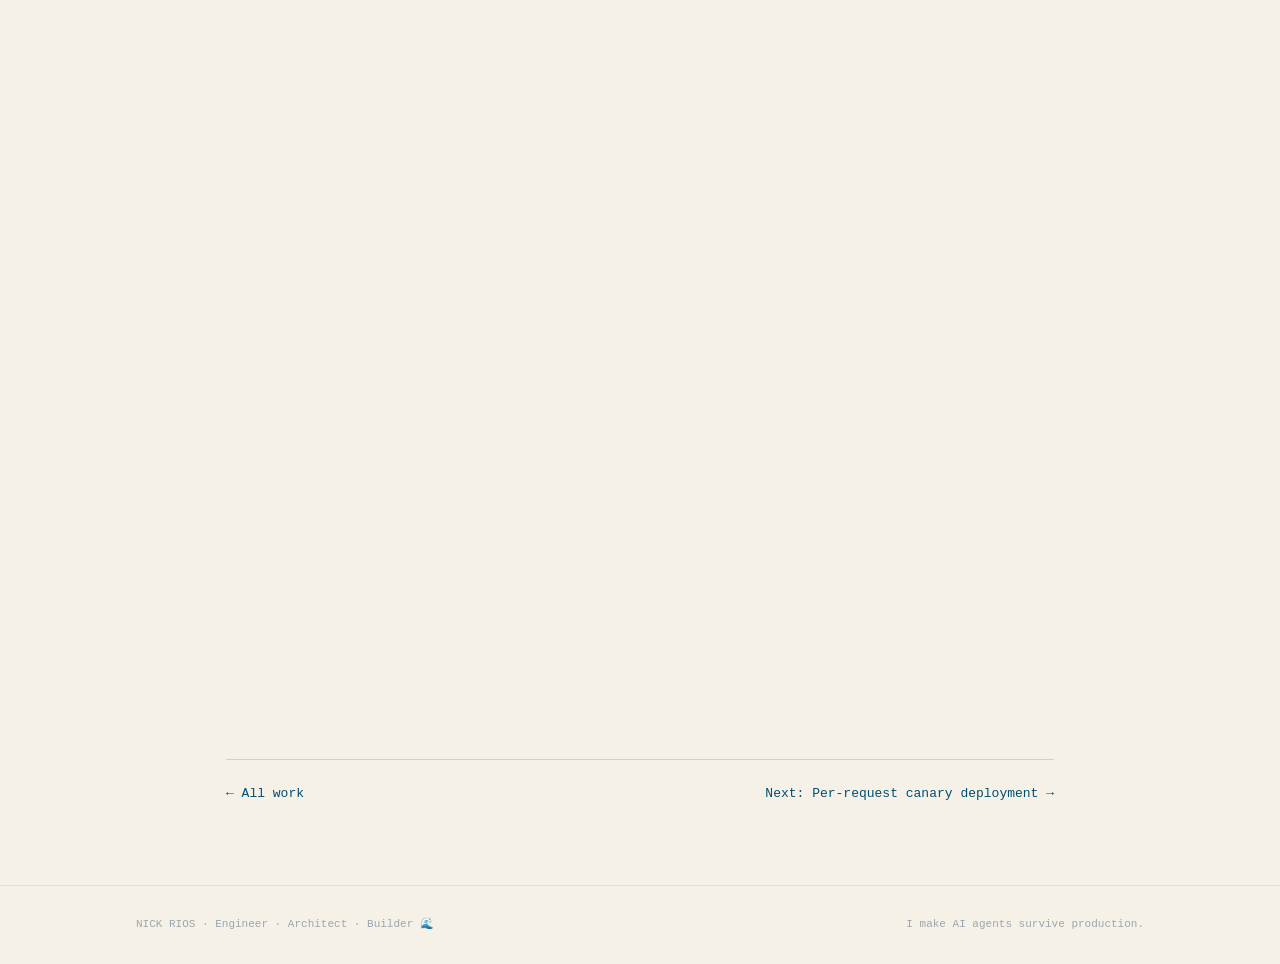
<file: spectre.html>
<!DOCTYPE html><html lang="en"><head>
<meta charset="utf-8"><meta http-equiv="refresh" content="0; url=/work/gostly.html">
<link rel="canonical" href="https://nick-rios.com/work/gostly.html">
<title>Moved · Nick Rios</title>
</head><body>
<p>This page has moved to <a href="/work/gostly.html">nick-rios.com/work/gostly.html</a>.</p>
</body></html>
</file>
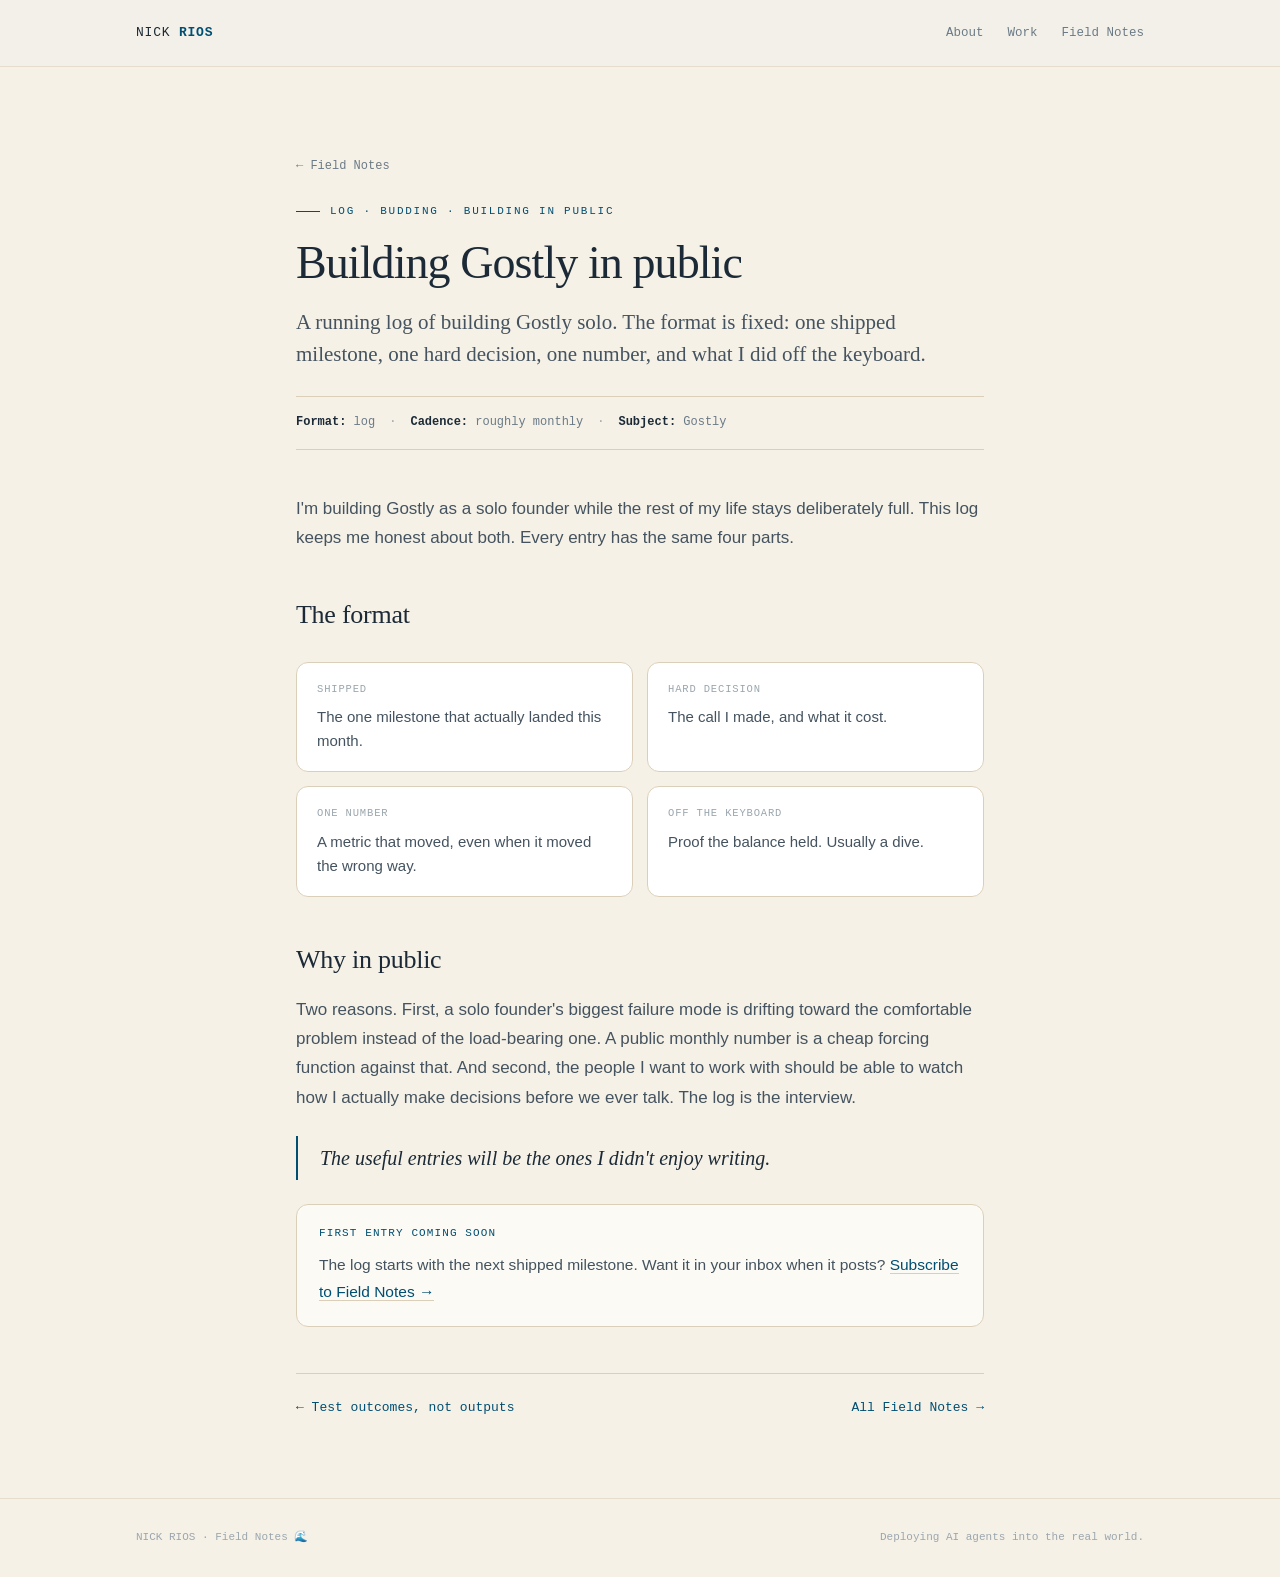
<file: notes/building-gostly.html>
<!DOCTYPE html><html lang="en"><head>
<meta charset="utf-8"><meta name="viewport" content="width=device-width, initial-scale=1">
<title>Building Gostly in public · Field Notes · Nick Rios</title>
<meta name="description" content="A running log of building Gostly solo: what shipped, the hard call, the number that moved, and life off the keyboard.">
<link rel="stylesheet" href="../sub.css">
</head><body>
<nav><div class="wrap"><a class="logo" href="../index.html">NICK <b>RIOS</b></a><div class="navlinks"><a href="../index.html#about">About</a><a href="../index.html#work">Work</a><a href="../field-notes.html">Field Notes</a></div></div></nav>

<div class="artwrap">
  <header class="arthead">
    <a class="back" href="../field-notes.html">← Field Notes</a>
    <div class="cat">Log · Budding · building in public</div>
    <h1 class="arttitle">Building Gostly in public</h1>
    <p class="dek">A running log of building Gostly solo. The format is fixed: one shipped milestone, one hard decision, one number, and what I did off the keyboard.</p>
    <div class="artmeta"><span><b>Format:</b> log</span><span class="sep">·</span><span><b>Cadence:</b> roughly monthly</span><span class="sep">·</span><span><b>Subject:</b> Gostly</span></div>
  </header>

  <article class="art">
    <p class="reveal">I'm building Gostly as a solo founder while the rest of my life stays deliberately full. This log keeps me honest about both. Every entry has the same four parts.</p>

    <h3 class="reveal">The format</h3>
    <div class="kv reveal">
      <div class="kvc"><div class="k">Shipped</div><div class="v">The one milestone that actually landed this month.</div></div>
      <div class="kvc"><div class="k">Hard decision</div><div class="v">The call I made, and what it cost.</div></div>
      <div class="kvc"><div class="k">One number</div><div class="v">A metric that moved, even when it moved the wrong way.</div></div>
      <div class="kvc"><div class="k">Off the keyboard</div><div class="v">Proof the balance held. Usually a dive.</div></div>
    </div>

    <h3 class="reveal">Why in public</h3>
    <p class="reveal">Two reasons. First, a solo founder's biggest failure mode is drifting toward the comfortable problem instead of the load-bearing one. A public monthly number is a cheap forcing function against that. And second, the people I want to work with should be able to watch how I actually make decisions before we ever talk. The log is the interview.</p>

    <blockquote class="reveal">The useful entries will be the ones I didn't enjoy writing.</blockquote>

    <div class="callout reveal"><div class="cl">First entry coming soon</div><p>The log starts with the next shipped milestone. Want it in your inbox when it posts? <a class="inline" href="../field-notes.html">Subscribe to Field Notes →</a></p></div>

    <div class="nextrow">
      <a href="test-outcomes.html">← Test outcomes, not outputs</a>
      <a href="../field-notes.html">All Field Notes →</a>
    </div>
  </article>
</div>

<footer><div class="wrap"><span>NICK RIOS · Field Notes 🌊</span><span>Deploying AI agents into the real world.</span></div></footer>
<script src="../sub.js"></script>
<script src="../analytics.js"></script>
</body></html>
</file>
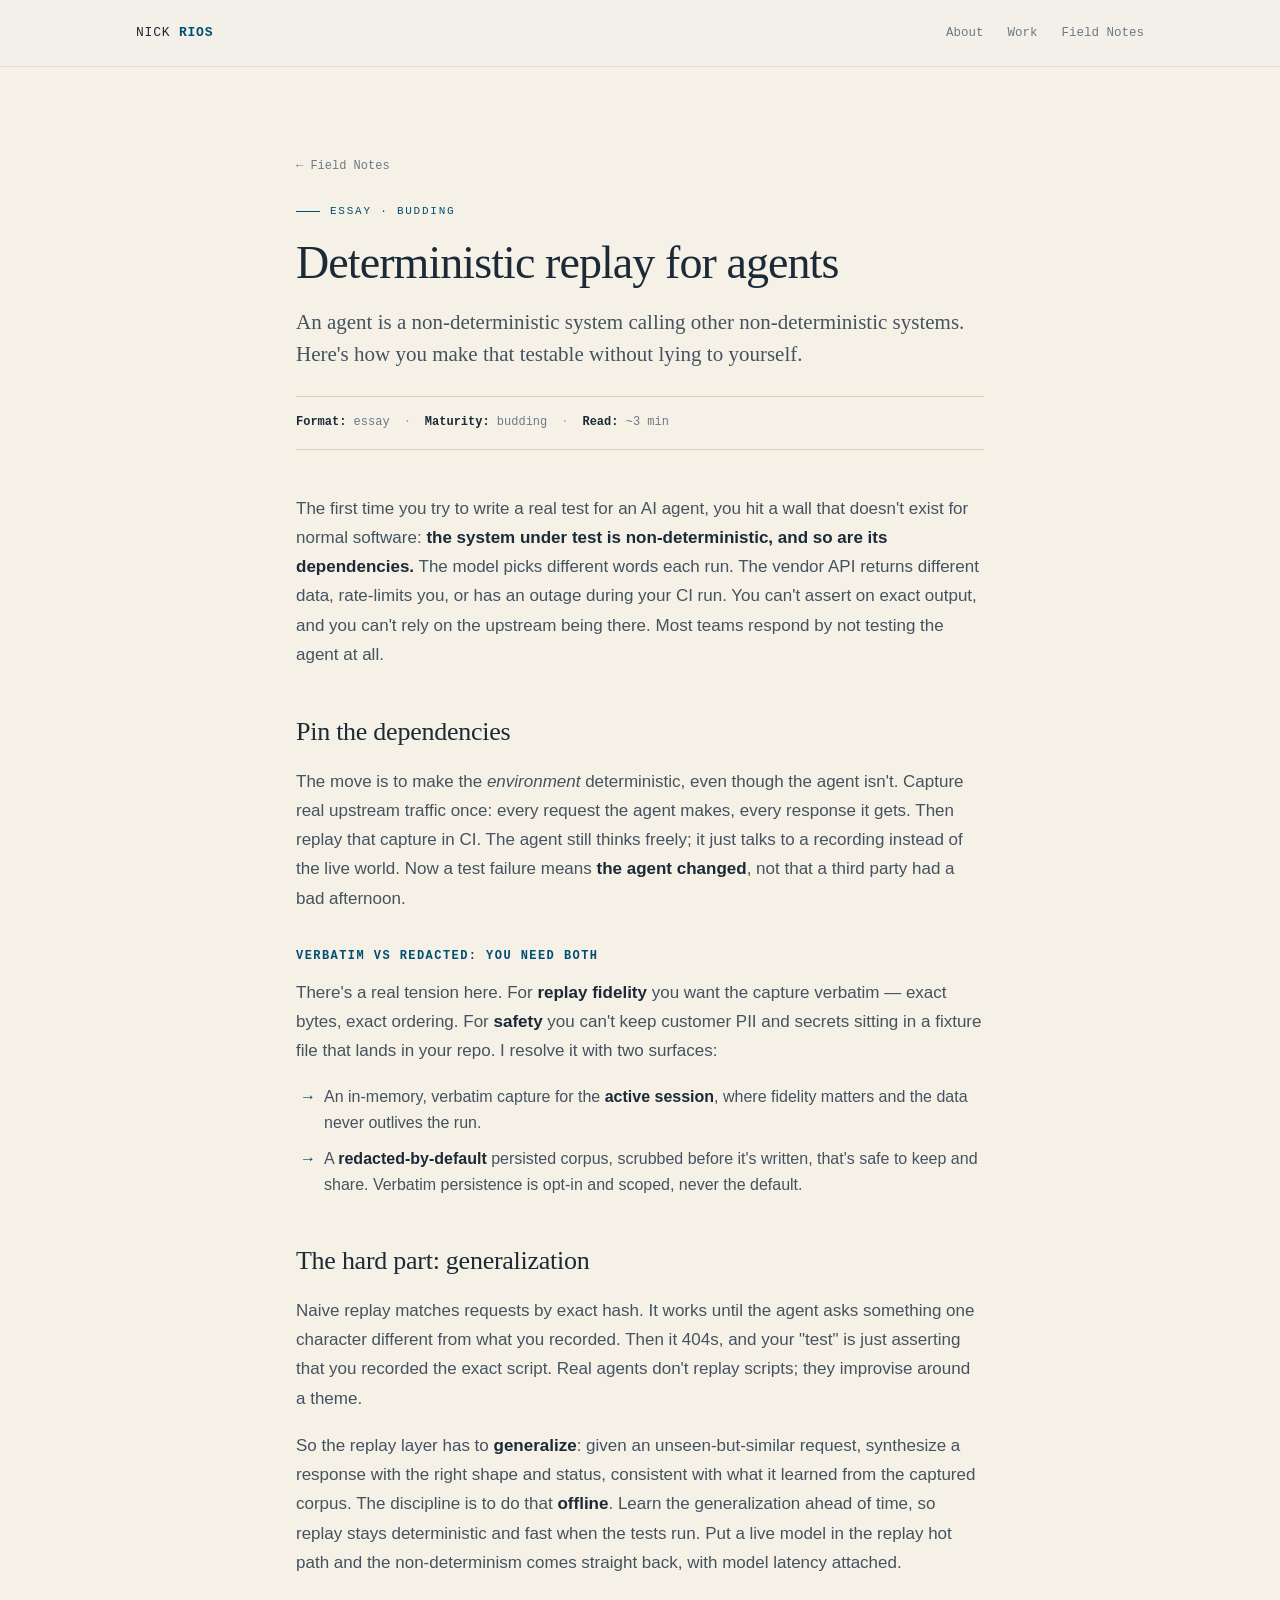
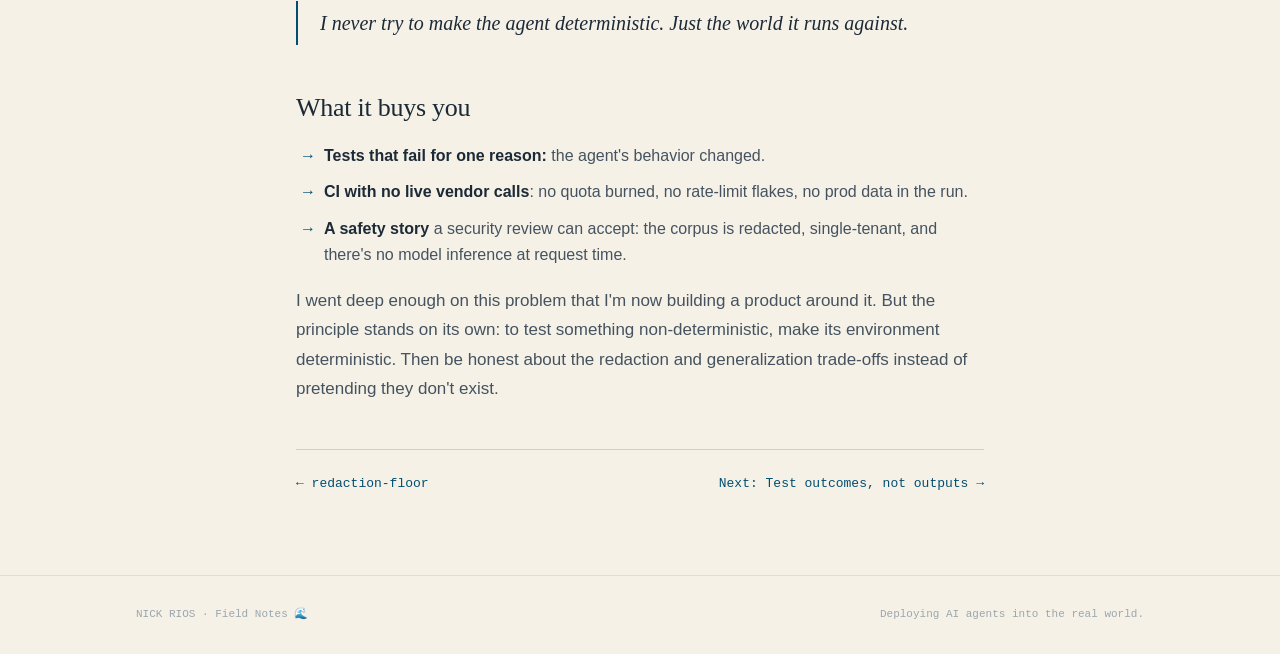
<file: notes/deterministic-replay.html>
<!DOCTYPE html><html lang="en"><head>
<meta charset="utf-8"><meta name="viewport" content="width=device-width, initial-scale=1">
<title>Deterministic replay for agents · Field Notes · Nick Rios</title>
<meta name="description" content="Making a non-deterministic system testable: capture-and-replay, the verbatim/redacted tension, generalization, and what you get back in CI.">
<link rel="stylesheet" href="../sub.css">
</head><body>
<nav><div class="wrap"><a class="logo" href="../index.html">NICK <b>RIOS</b></a><div class="navlinks"><a href="../index.html#about">About</a><a href="../index.html#work">Work</a><a href="../field-notes.html">Field Notes</a></div></div></nav>

<div class="artwrap">
  <header class="arthead">
    <a class="back" href="../field-notes.html">← Field Notes</a>
    <div class="cat">Essay · Budding</div>
    <h1 class="arttitle">Deterministic replay for agents</h1>
    <p class="dek">An agent is a non-deterministic system calling other non-deterministic systems. Here's how you make that testable without lying to yourself.</p>
    <div class="artmeta"><span><b>Format:</b> essay</span><span class="sep">·</span><span><b>Maturity:</b> budding</span><span class="sep">·</span><span><b>Read:</b> ~3 min</span></div>
  </header>

  <article class="art">
    <p class="reveal">The first time you try to write a real test for an AI agent, you hit a wall that doesn't exist for normal software: <b>the system under test is non-deterministic, and so are its dependencies.</b> The model picks different words each run. The vendor API returns different data, rate-limits you, or has an outage during your CI run. You can't assert on exact output, and you can't rely on the upstream being there. Most teams respond by not testing the agent at all.</p>

    <h3 class="reveal">Pin the dependencies</h3>
    <p class="reveal">The move is to make the <em>environment</em> deterministic, even though the agent isn't. Capture real upstream traffic once: every request the agent makes, every response it gets. Then replay that capture in CI. The agent still thinks freely; it just talks to a recording instead of the live world. Now a test failure means <b>the agent changed</b>, not that a third party had a bad afternoon.</p>

    <h4 class="reveal">Verbatim vs redacted: you need both</h4>
    <p class="reveal">There's a real tension here. For <b>replay fidelity</b> you want the capture verbatim — exact bytes, exact ordering. For <b>safety</b> you can't keep customer PII and secrets sitting in a fixture file that lands in your repo. I resolve it with two surfaces:</p>
    <ul class="reveal">
      <li>An in-memory, verbatim capture for the <b>active session</b>, where fidelity matters and the data never outlives the run.</li>
      <li>A <b>redacted-by-default</b> persisted corpus, scrubbed before it's written, that's safe to keep and share. Verbatim persistence is opt-in and scoped, never the default.</li>
    </ul>

    <h3 class="reveal">The hard part: generalization</h3>
    <p class="reveal">Naive replay matches requests by exact hash. It works until the agent asks something one character different from what you recorded. Then it 404s, and your "test" is just asserting that you recorded the exact script. Real agents don't replay scripts; they improvise around a theme.</p>
    <p class="reveal">So the replay layer has to <b>generalize</b>: given an unseen-but-similar request, synthesize a response with the right shape and status, consistent with what it learned from the captured corpus. The discipline is to do that <b>offline</b>. Learn the generalization ahead of time, so replay stays deterministic and fast when the tests run. Put a live model in the replay hot path and the non-determinism comes straight back, with model latency attached.</p>

    <blockquote class="reveal">I never try to make the agent deterministic. Just the world it runs against.</blockquote>

    <h3 class="reveal">What it buys you</h3>
    <ul class="reveal">
      <li><b>Tests that fail for one reason:</b> the agent's behavior changed.</li>
      <li><b>CI with no live vendor calls</b>: no quota burned, no rate-limit flakes, no prod data in the run.</li>
      <li><b>A safety story</b> a security review can accept: the corpus is redacted, single-tenant, and there's no model inference at request time.</li>
    </ul>

    <p class="reveal">I went deep enough on this problem that I'm now building a product around it. But the principle stands on its own: to test something non-deterministic, make its environment deterministic. Then be honest about the redaction and generalization trade-offs instead of pretending they don't exist.</p>

    <div class="nextrow">
      <a href="redaction-floor.html">← redaction-floor</a>
      <a href="test-outcomes.html">Next: Test outcomes, not outputs →</a>
    </div>
  </article>
</div>

<footer><div class="wrap"><span>NICK RIOS · Field Notes 🌊</span><span>Deploying AI agents into the real world.</span></div></footer>
<script src="../sub.js"></script>
<script src="../analytics.js"></script>
</body></html>
</file>
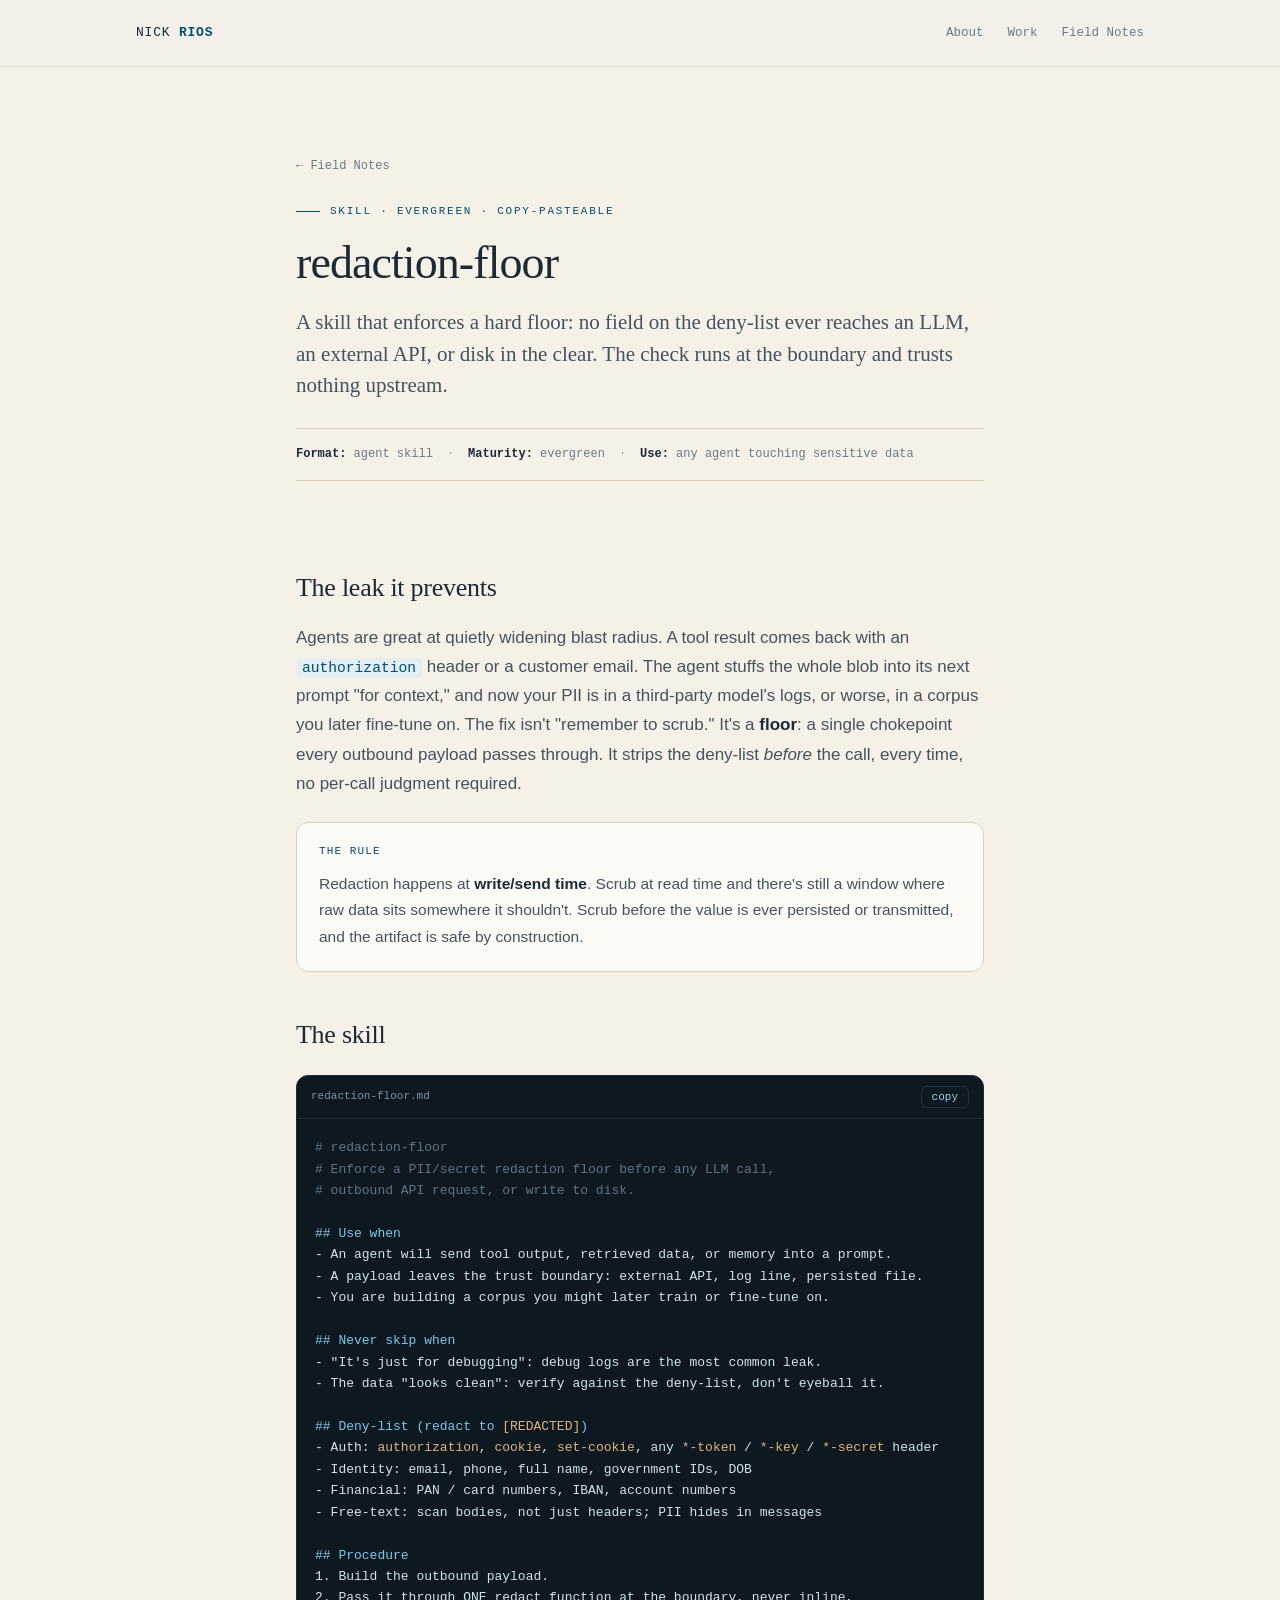
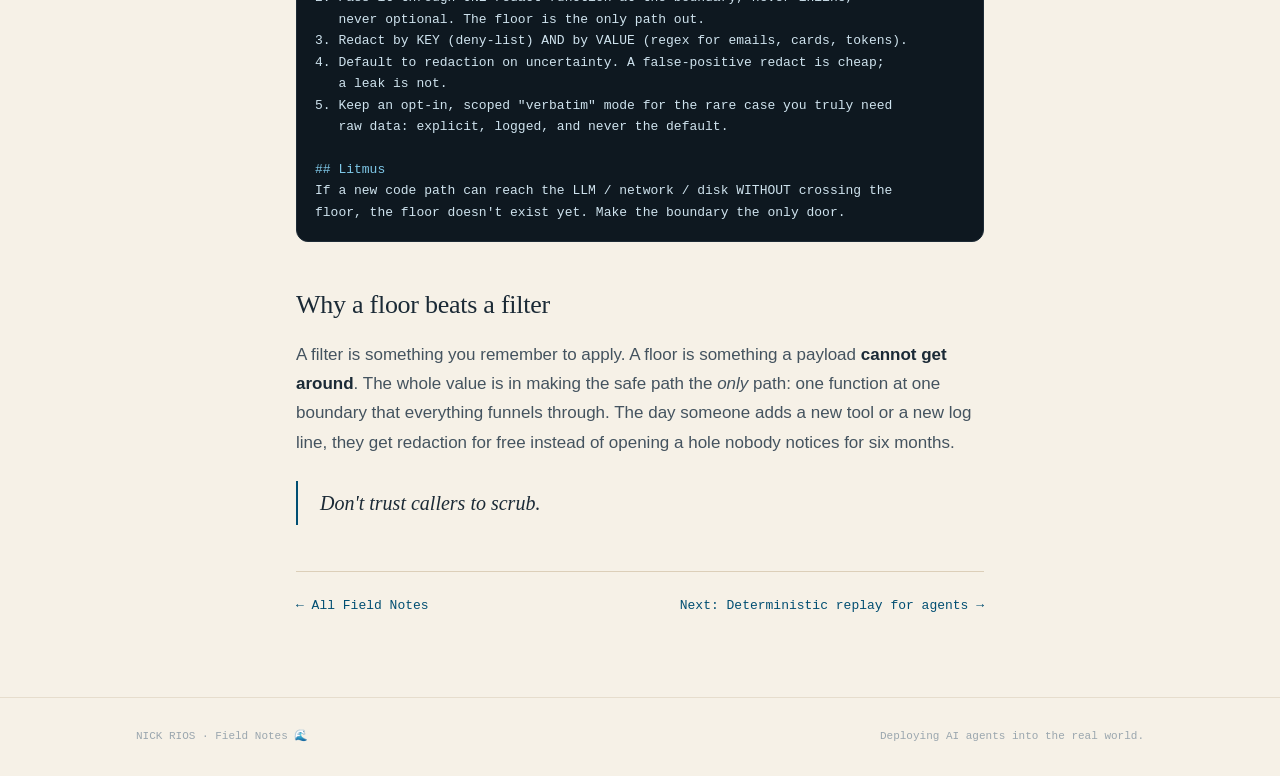
<file: notes/redaction-floor.html>
<!DOCTYPE html><html lang="en"><head>
<meta charset="utf-8"><meta name="viewport" content="width=device-width, initial-scale=1">
<title>redaction-floor: an agent skill · Field Notes · Nick Rios</title>
<meta name="description" content="A copy-pasteable agent skill that enforces a PII redaction floor before any LLM call, outbound API request, or write to disk. Deny-list, procedure, and the leak it prevents.">
<link rel="stylesheet" href="../sub.css">
</head><body>
<nav><div class="wrap"><a class="logo" href="../index.html">NICK <b>RIOS</b></a><div class="navlinks"><a href="../index.html#about">About</a><a href="../index.html#work">Work</a><a href="../field-notes.html">Field Notes</a></div></div></nav>

<div class="artwrap">
  <header class="arthead">
    <a class="back" href="../field-notes.html">← Field Notes</a>
    <div class="cat">Skill · Evergreen · Copy-pasteable</div>
    <h1 class="arttitle">redaction-floor</h1>
    <p class="dek">A skill that enforces a hard floor: no field on the deny-list ever reaches an LLM, an external API, or disk in the clear. The check runs at the boundary and trusts nothing upstream.</p>
    <div class="artmeta"><span><b>Format:</b> agent skill</span><span class="sep">·</span><span><b>Maturity:</b> evergreen</span><span class="sep">·</span><span><b>Use:</b> any agent touching sensitive data</span></div>
  </header>

  <article class="art">
    <h3 class="reveal">The leak it prevents</h3>
    <p class="reveal">Agents are great at quietly widening blast radius. A tool result comes back with an <code>authorization</code> header or a customer email. The agent stuffs the whole blob into its next prompt "for context," and now your PII is in a third-party model's logs, or worse, in a corpus you later fine-tune on. The fix isn't "remember to scrub." It's a <b>floor</b>: a single chokepoint every outbound payload passes through. It strips the deny-list <em>before</em> the call, every time, no per-call judgment required.</p>

    <div class="callout reveal"><div class="cl">The rule</div><p>Redaction happens at <b>write/send time</b>. Scrub at read time and there's still a window where raw data sits somewhere it shouldn't. Scrub before the value is ever persisted or transmitted, and the artifact is safe by construction.</p></div>

    <h3 class="reveal">The skill</h3>
    <div class="codeblock reveal">
      <div class="bar"><span>redaction-floor.md</span><button class="copy" data-copy="#skillsrc">copy</button></div>
      <pre><code id="skillsrc"><span class="cm"># redaction-floor</span>
<span class="cm"># Enforce a PII/secret redaction floor before any LLM call,</span>
<span class="cm"># outbound API request, or write to disk.</span>

<span class="kw">## Use when</span>
- An agent will send tool output, retrieved data, or memory into a prompt.
- A payload leaves the trust boundary: external API, log line, persisted file.
- You are building a corpus you might later train or fine-tune on.

<span class="kw">## Never skip when</span>
- "It's just for debugging": debug logs are the most common leak.
- The data "looks clean": verify against the deny-list, don't eyeball it.

<span class="kw">## Deny-list (redact to <span class="st">[REDACTED]</span>)</span>
- Auth: <span class="st">authorization</span>, <span class="st">cookie</span>, <span class="st">set-cookie</span>, any <span class="st">*-token</span> / <span class="st">*-key</span> / <span class="st">*-secret</span> header
- Identity: email, phone, full name, government IDs, DOB
- Financial: PAN / card numbers, IBAN, account numbers
- Free-text: scan bodies, not just headers; PII hides in messages

<span class="kw">## Procedure</span>
1. Build the outbound payload.
2. Pass it through ONE redact function at the boundary, never inline,
   never optional. The floor is the only path out.
3. Redact by KEY (deny-list) AND by VALUE (regex for emails, cards, tokens).
4. Default to redaction on uncertainty. A false-positive redact is cheap;
   a leak is not.
5. Keep an opt-in, scoped "verbatim" mode for the rare case you truly need
   raw data: explicit, logged, and never the default.

<span class="kw">## Litmus</span>
If a new code path can reach the LLM / network / disk WITHOUT crossing the
floor, the floor doesn't exist yet. Make the boundary the only door.</code></pre>
    </div>

    <h3 class="reveal">Why a floor beats a filter</h3>
    <p class="reveal">A filter is something you remember to apply. A floor is something a payload <b>cannot get around</b>. The whole value is in making the safe path the <em>only</em> path: one function at one boundary that everything funnels through. The day someone adds a new tool or a new log line, they get redaction for free instead of opening a hole nobody notices for six months.</p>

    <blockquote class="reveal">Don't trust callers to scrub.</blockquote>

    <div class="nextrow">
      <a href="../field-notes.html">← All Field Notes</a>
      <a href="deterministic-replay.html">Next: Deterministic replay for agents →</a>
    </div>
  </article>
</div>

<footer><div class="wrap"><span>NICK RIOS · Field Notes 🌊</span><span>Deploying AI agents into the real world.</span></div></footer>
<script src="../sub.js"></script>
<script src="../analytics.js"></script>
</body></html>
</file>
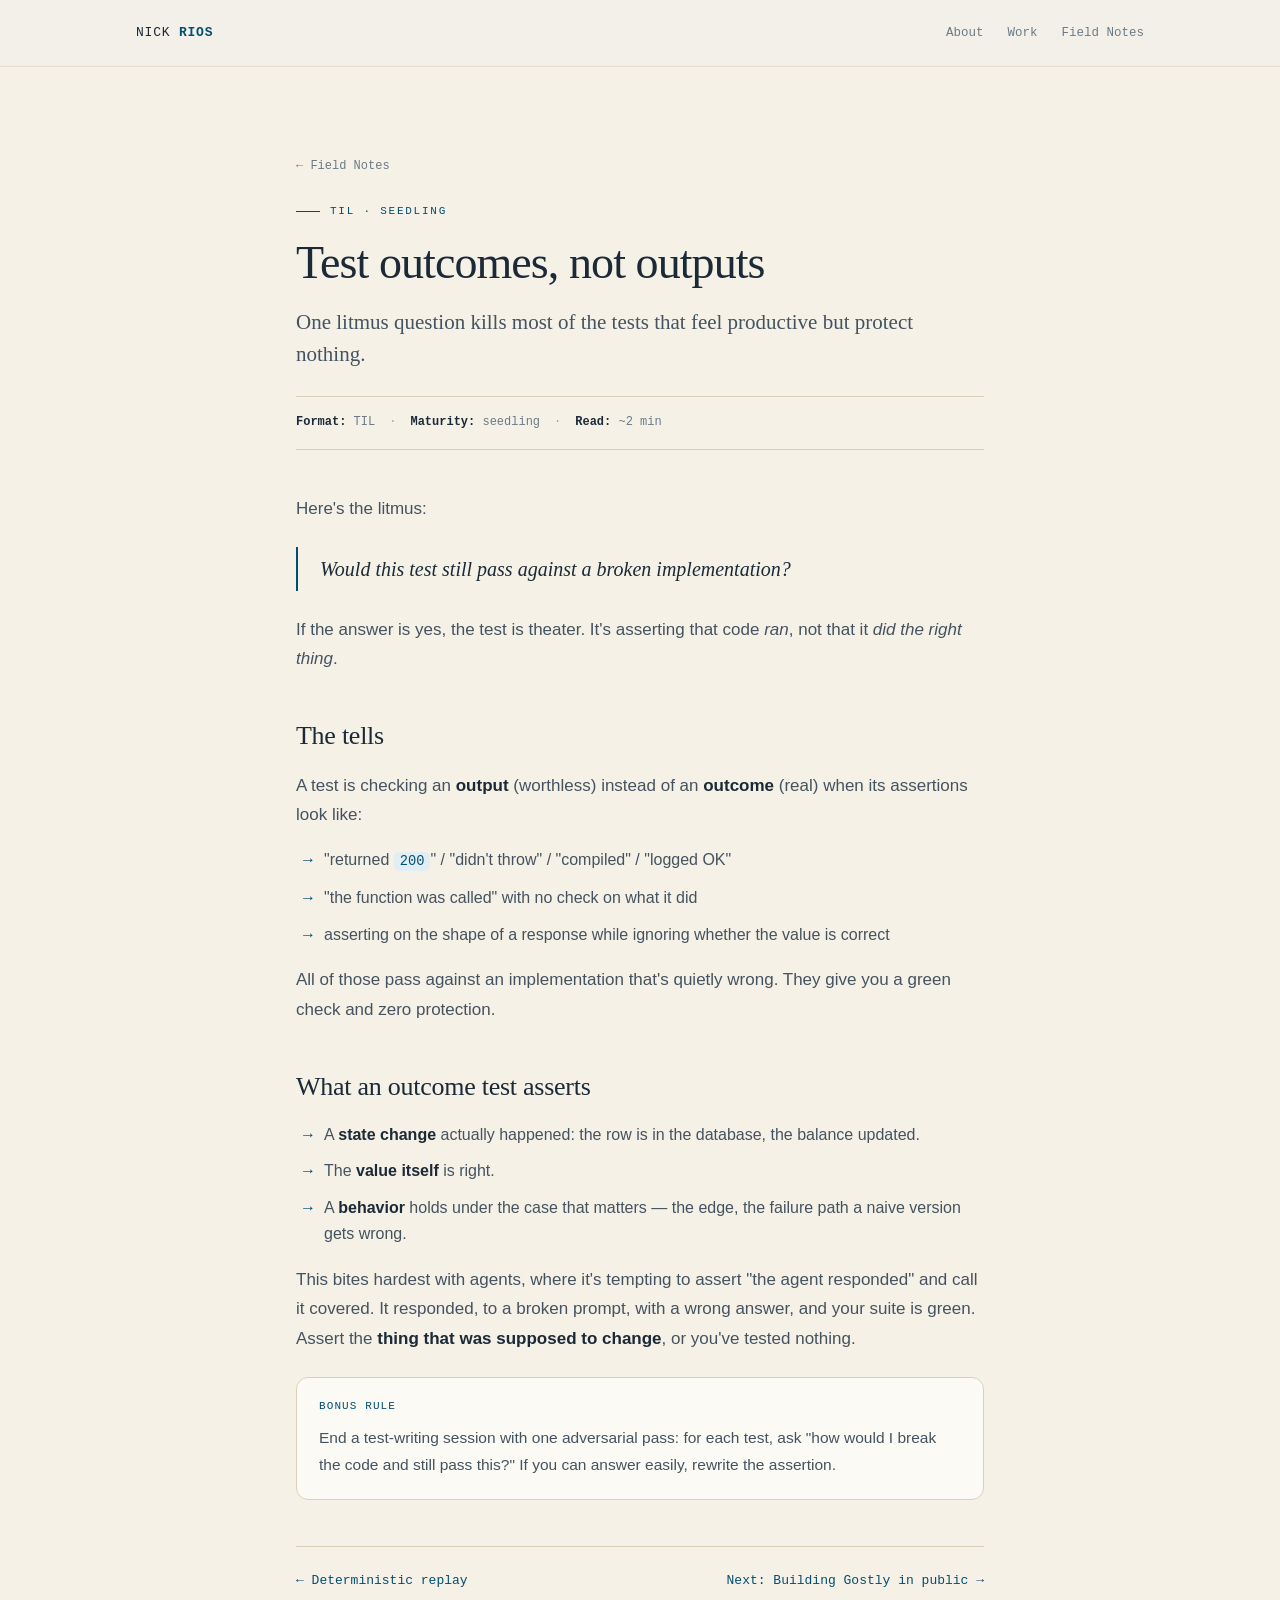
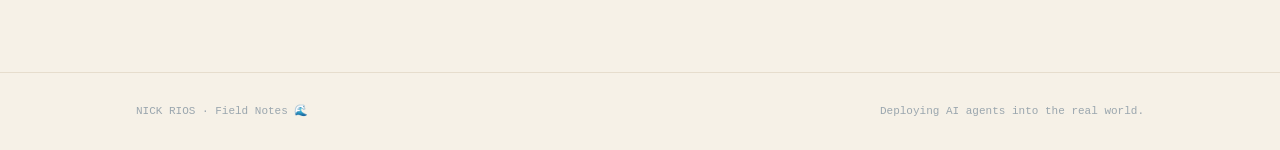
<file: notes/test-outcomes.html>
<!DOCTYPE html><html lang="en"><head>
<meta charset="utf-8"><meta name="viewport" content="width=device-width, initial-scale=1">
<title>Test outcomes, not outputs · Field Notes · Nick Rios</title>
<meta name="description" content="The one-line litmus that kills most of the useless agent tests: would it still pass against a broken implementation?">
<link rel="stylesheet" href="../sub.css">
</head><body>
<nav><div class="wrap"><a class="logo" href="../index.html">NICK <b>RIOS</b></a><div class="navlinks"><a href="../index.html#about">About</a><a href="../index.html#work">Work</a><a href="../field-notes.html">Field Notes</a></div></div></nav>

<div class="artwrap">
  <header class="arthead">
    <a class="back" href="../field-notes.html">← Field Notes</a>
    <div class="cat">TIL · Seedling</div>
    <h1 class="arttitle">Test outcomes, not outputs</h1>
    <p class="dek">One litmus question kills most of the tests that feel productive but protect nothing.</p>
    <div class="artmeta"><span><b>Format:</b> TIL</span><span class="sep">·</span><span><b>Maturity:</b> seedling</span><span class="sep">·</span><span><b>Read:</b> ~2 min</span></div>
  </header>

  <article class="art">
    <p class="reveal">Here's the litmus:</p>
    <blockquote class="reveal">Would this test still pass against a broken implementation?</blockquote>
    <p class="reveal">If the answer is yes, the test is theater. It's asserting that code <em>ran</em>, not that it <em>did the right thing</em>.</p>

    <h3 class="reveal">The tells</h3>
    <p class="reveal">A test is checking an <b>output</b> (worthless) instead of an <b>outcome</b> (real) when its assertions look like:</p>
    <ul class="reveal">
      <li>"returned <code>200</code>" / "didn't throw" / "compiled" / "logged OK"</li>
      <li>"the function was called" with no check on what it did</li>
      <li>asserting on the shape of a response while ignoring whether the value is correct</li>
    </ul>
    <p class="reveal">All of those pass against an implementation that's quietly wrong. They give you a green check and zero protection.</p>

    <h3 class="reveal">What an outcome test asserts</h3>
    <ul class="reveal">
      <li>A <b>state change</b> actually happened: the row is in the database, the balance updated.</li>
      <li>The <b>value itself</b> is right.</li>
      <li>A <b>behavior</b> holds under the case that matters — the edge, the failure path a naive version gets wrong.</li>
    </ul>

    <p class="reveal">This bites hardest with agents, where it's tempting to assert "the agent responded" and call it covered. It responded, to a broken prompt, with a wrong answer, and your suite is green. Assert the <b>thing that was supposed to change</b>, or you've tested nothing.</p>

    <div class="callout reveal"><div class="cl">Bonus rule</div><p>End a test-writing session with one adversarial pass: for each test, ask "how would I break the code and still pass this?" If you can answer easily, rewrite the assertion.</p></div>

    <div class="nextrow">
      <a href="deterministic-replay.html">← Deterministic replay</a>
      <a href="building-gostly.html">Next: Building Gostly in public →</a>
    </div>
  </article>
</div>

<footer><div class="wrap"><span>NICK RIOS · Field Notes 🌊</span><span>Deploying AI agents into the real world.</span></div></footer>
<script src="../sub.js"></script>
<script src="../analytics.js"></script>
</body></html>
</file>
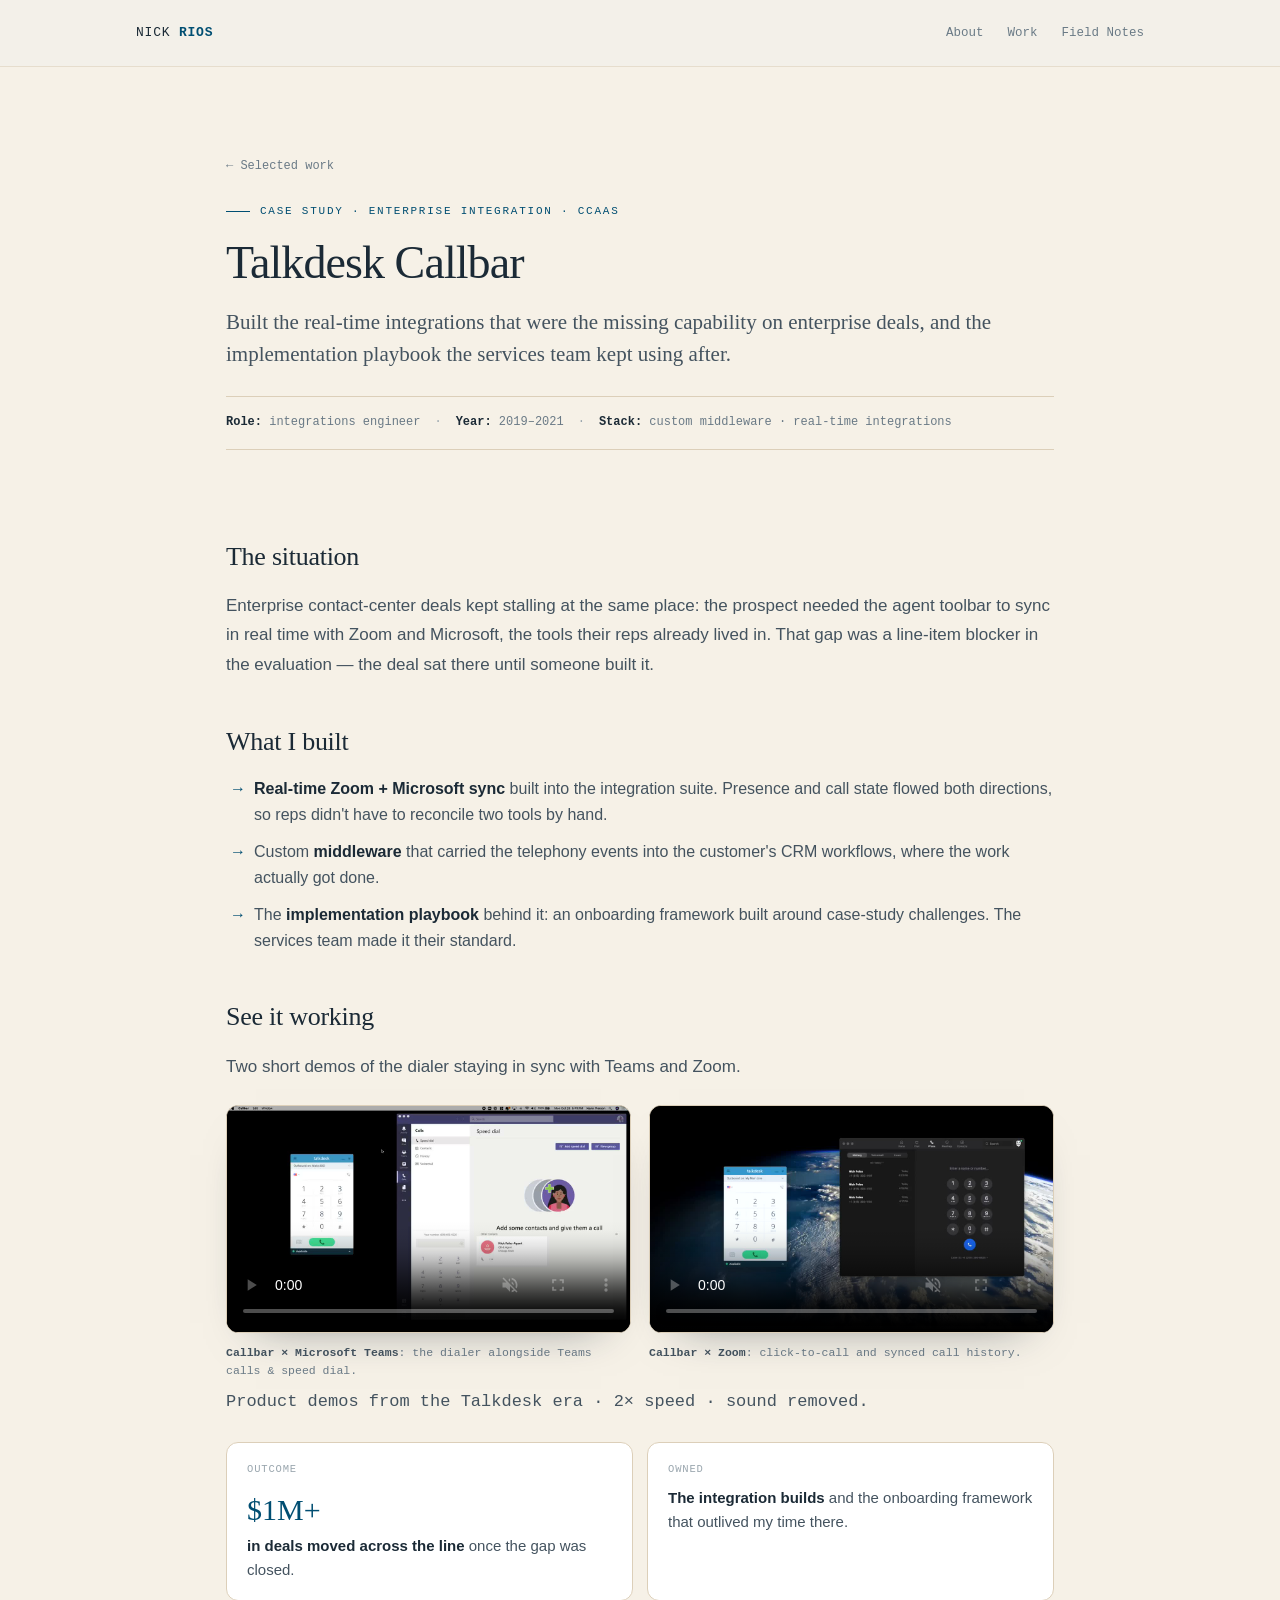
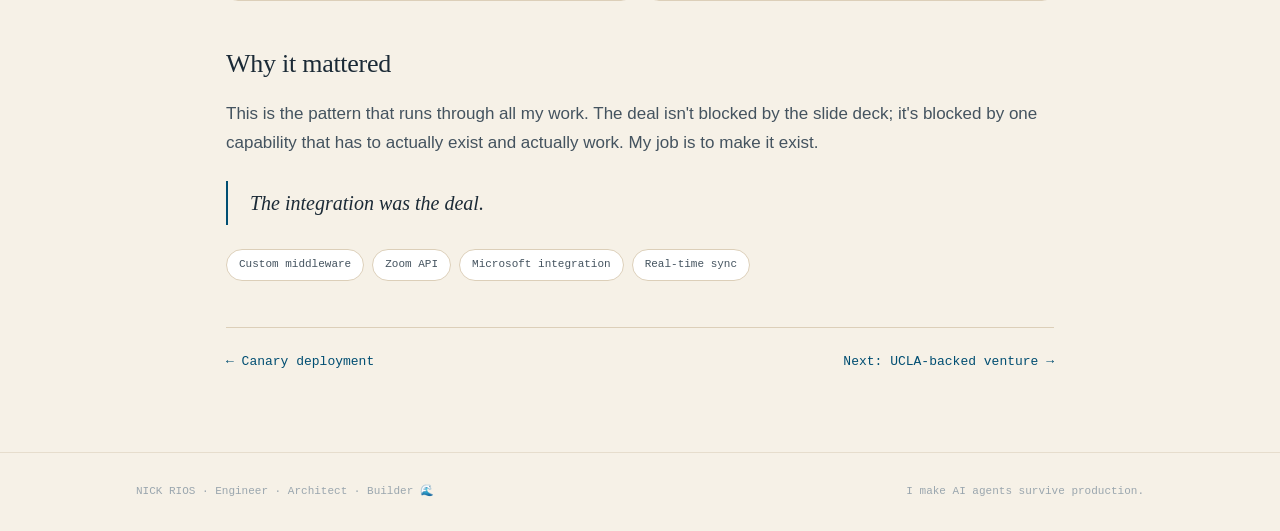
<file: work/callbar.html>
<!DOCTYPE html><html lang="en"><head>
<meta charset="utf-8"><meta name="viewport" content="width=device-width, initial-scale=1">
<title>Talkdesk Callbar integration · Nick Rios</title>
<meta name="description" content="Closing the enterprise integration gap that was blocking $1M+ deals: real-time Zoom and Microsoft sync built into a CCaaS integration suite.">
<link rel="stylesheet" href="../sub.css">
<style>
  .demos{display:grid;grid-template-columns:1fr 1fr;gap:18px;margin:24px 0 8px}
  .demo{margin:0}
  .demo .vframe{position:relative;border:1px solid var(--line-2);border-radius:12px;overflow:hidden;background:#000;box-shadow:0 20px 44px -30px rgba(27,42,54,.55)}
  .demo video{width:100%;display:block}
  .demo figcaption{font-family:var(--mono);font-size:11.5px;color:var(--muted);margin-top:11px;line-height:1.5}.demo figcaption b{color:var(--ink-2)}
  .demonote{font-family:var(--mono);font-size:11.5px;color:var(--faint);margin-top:4px}
  @media(max-width:760px){.demos{grid-template-columns:1fr}}
</style>
</head><body>
<nav><div class="wrap"><a class="logo" href="../index.html">NICK <b>RIOS</b></a><div class="navlinks"><a href="../index.html#about">About</a><a href="../index.html#work">Work</a><a href="../field-notes.html">Field Notes</a></div></div></nav>

<div class="artwrap read">
  <header class="arthead">
    <a class="back" href="../index.html#work">← Selected work</a>
    <div class="cat">Case study · Enterprise integration · CCaaS</div>
    <h1 class="arttitle" style="view-transition-name:vt-callbar">Talkdesk Callbar</h1>
    <p class="dek">Built the real-time integrations that were the missing capability on enterprise deals, and the implementation playbook the services team kept using after.</p>
    <div class="artmeta"><span><b>Role:</b> integrations engineer</span><span class="sep">·</span><span><b>Year:</b> 2019–2021</span><span class="sep">·</span><span><b>Stack:</b> custom middleware · real-time integrations</span></div>
  </header>

  <article class="art">
    <h3 class="reveal">The situation</h3>
    <p class="reveal">Enterprise contact-center deals kept stalling at the same place: the prospect needed the agent toolbar to sync in real time with Zoom and Microsoft, the tools their reps already lived in. That gap was a line-item blocker in the evaluation — the deal sat there until someone built it.</p>

    <h3 class="reveal">What I built</h3>
    <ul class="reveal">
      <li><b>Real-time Zoom + Microsoft sync</b> built into the integration suite. Presence and call state flowed both directions, so reps didn't have to reconcile two tools by hand.</li>
      <li>Custom <b>middleware</b> that carried the telephony events into the customer's CRM workflows, where the work actually got done.</li>
      <li>The <b>implementation playbook</b> behind it: an onboarding framework built around case-study challenges. The services team made it their standard.</li>
    </ul>

    <h3 class="reveal">See it working</h3>
    <p class="reveal">Two short demos of the dialer staying in sync with Teams and Zoom.</p>
    <div class="demos">
      <figure class="demo reveal">
        <div class="vframe"><video autoplay muted loop playsinline preload="metadata" controls poster="media/teams.jpg"><source src="media/teams.mp4" type="video/mp4"></video></div>
        <figcaption><b>Callbar × Microsoft Teams</b>: the dialer alongside Teams calls &amp; speed dial.</figcaption>
      </figure>
      <figure class="demo reveal">
        <div class="vframe"><video autoplay muted loop playsinline preload="metadata" controls poster="media/zoom.jpg"><source src="media/zoom.mp4" type="video/mp4"></video></div>
        <figcaption><b>Callbar × Zoom</b>: click-to-call and synced call history.</figcaption>
      </figure>
    </div>
    <p class="demonote reveal">Product demos from the Talkdesk era · 2× speed · sound removed.</p>

    <div class="kv reveal">
      <div class="kvc"><div class="k">Outcome</div><div class="v"><span class="metricbig">$1M+</span><br><b>in deals moved across the line</b> once the gap was closed.</div></div>
      <div class="kvc"><div class="k">Owned</div><div class="v"><b>The integration builds</b> and the onboarding framework that outlived my time there.</div></div>
    </div>

    <h3 class="reveal">Why it mattered</h3>
    <p class="reveal">This is the pattern that runs through all my work. The deal isn't blocked by the slide deck; it's blocked by one capability that has to actually exist and actually work. My job is to make it exist.</p>

    <blockquote class="reveal">The integration was the deal.</blockquote>

    <div class="stack reveal"><span class="chip">Custom middleware</span><span class="chip">Zoom API</span><span class="chip">Microsoft integration</span><span class="chip">Real-time sync</span></div>

    <div class="nextrow">
      <a href="canary.html">← Canary deployment</a>
      <a href="ucla.html">Next: UCLA-backed venture →</a>
    </div>
  </article>
</div>

<footer><div class="wrap"><span>NICK RIOS · Engineer · Architect · Builder 🌊</span><span>I make AI agents survive production.</span></div></footer>
<script src="../sub.js"></script>
<script src="../analytics.js"></script>
</body></html>
</file>
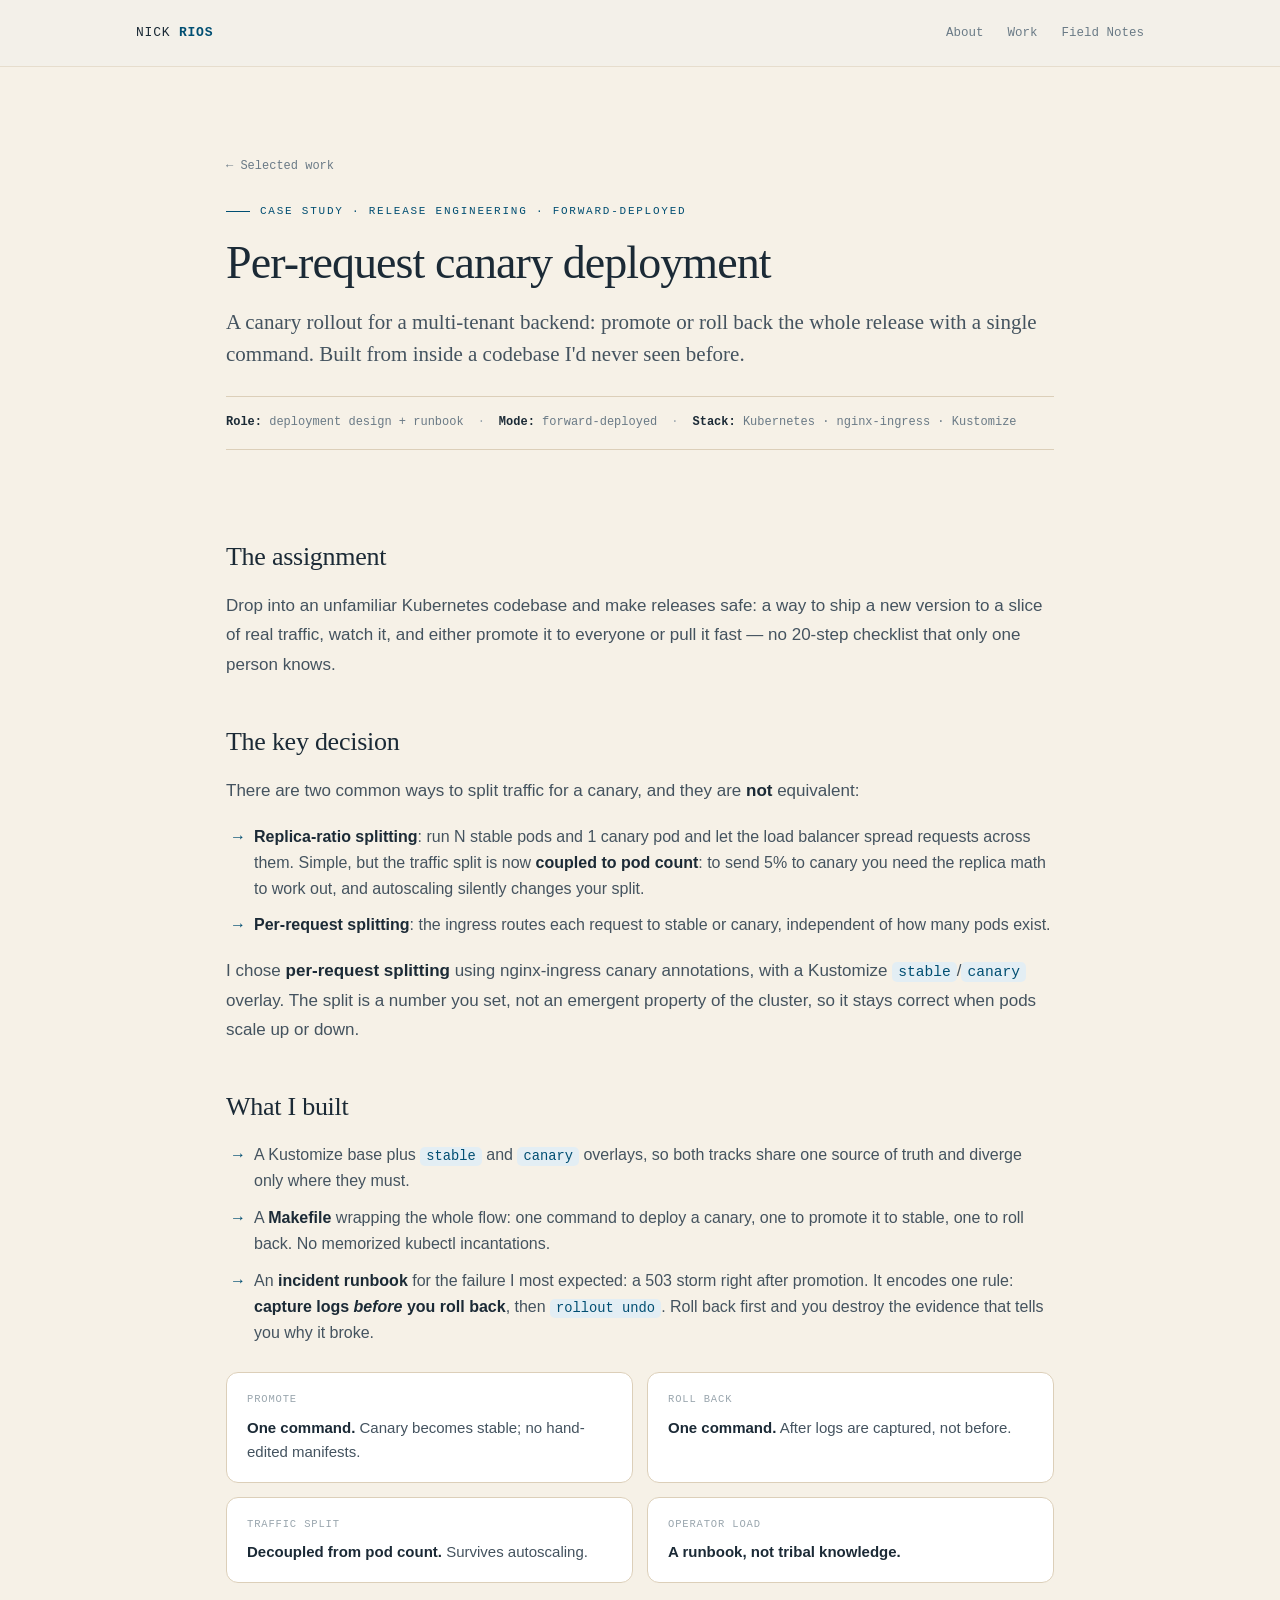
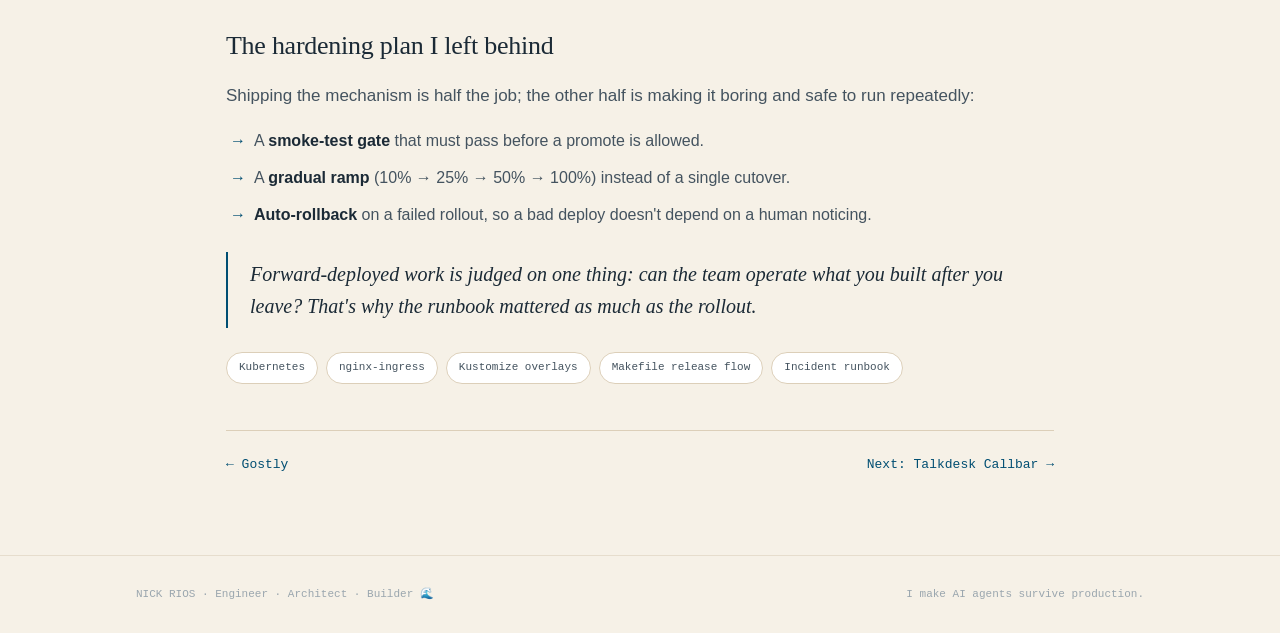
<file: work/canary.html>
<!DOCTYPE html><html lang="en"><head>
<meta charset="utf-8"><meta name="viewport" content="width=device-width, initial-scale=1">
<title>Per-request canary deployment · Nick Rios</title>
<meta name="description" content="Forward-deployed into an unfamiliar Kubernetes codebase: a per-request canary rollout with one-command deploy, promote, and rollback.">
<link rel="stylesheet" href="../sub.css">
</head><body>
<nav><div class="wrap"><a class="logo" href="../index.html">NICK <b>RIOS</b></a><div class="navlinks"><a href="../index.html#about">About</a><a href="../index.html#work">Work</a><a href="../field-notes.html">Field Notes</a></div></div></nav>

<div class="artwrap read">
  <header class="arthead">
    <a class="back" href="../index.html#work">← Selected work</a>
    <div class="cat">Case study · Release engineering · forward-deployed</div>
    <h1 class="arttitle" style="view-transition-name:vt-canary">Per-request canary deployment</h1>
    <p class="dek">A canary rollout for a multi-tenant backend: promote or roll back the whole release with a single command. Built from inside a codebase I'd never seen before.</p>
    <div class="artmeta"><span><b>Role:</b> deployment design + runbook</span><span class="sep">·</span><span><b>Mode:</b> forward-deployed</span><span class="sep">·</span><span><b>Stack:</b> Kubernetes · nginx-ingress · Kustomize</span></div>
  </header>

  <article class="art">
    <h3 class="reveal">The assignment</h3>
    <p class="reveal">Drop into an unfamiliar Kubernetes codebase and make releases safe: a way to ship a new version to a slice of real traffic, watch it, and either promote it to everyone or pull it fast — no 20-step checklist that only one person knows.</p>

    <h3 class="reveal">The key decision</h3>
    <p class="reveal">There are two common ways to split traffic for a canary, and they are <b>not</b> equivalent:</p>
    <ul class="reveal">
      <li><b>Replica-ratio splitting</b>: run N stable pods and 1 canary pod and let the load balancer spread requests across them. Simple, but the traffic split is now <b>coupled to pod count</b>: to send 5% to canary you need the replica math to work out, and autoscaling silently changes your split.</li>
      <li><b>Per-request splitting</b>: the ingress routes each request to stable or canary, independent of how many pods exist.</li>
    </ul>
    <p class="reveal">I chose <b>per-request splitting</b> using nginx-ingress canary annotations, with a Kustomize <code>stable</code>/<code>canary</code> overlay. The split is a number you set, not an emergent property of the cluster, so it stays correct when pods scale up or down.</p>

    <h3 class="reveal">What I built</h3>
    <ul class="reveal">
      <li>A Kustomize base plus <code>stable</code> and <code>canary</code> overlays, so both tracks share one source of truth and diverge only where they must.</li>
      <li>A <b>Makefile</b> wrapping the whole flow: one command to deploy a canary, one to promote it to stable, one to roll back. No memorized kubectl incantations.</li>
      <li>An <b>incident runbook</b> for the failure I most expected: a 503 storm right after promotion. It encodes one rule: <b>capture logs <em>before</em> you roll back</b>, then <code>rollout undo</code>. Roll back first and you destroy the evidence that tells you why it broke.</li>
    </ul>

    <div class="kv reveal">
      <div class="kvc"><div class="k">Promote</div><div class="v"><b>One command.</b> Canary becomes stable; no hand-edited manifests.</div></div>
      <div class="kvc"><div class="k">Roll back</div><div class="v"><b>One command.</b> After logs are captured, not before.</div></div>
      <div class="kvc"><div class="k">Traffic split</div><div class="v"><b>Decoupled from pod count.</b> Survives autoscaling.</div></div>
      <div class="kvc"><div class="k">Operator load</div><div class="v"><b>A runbook, not tribal knowledge.</b></div></div>
    </div>

    <h3 class="reveal">The hardening plan I left behind</h3>
    <p class="reveal">Shipping the mechanism is half the job; the other half is making it boring and safe to run repeatedly:</p>
    <ul class="reveal">
      <li>A <b>smoke-test gate</b> that must pass before a promote is allowed.</li>
      <li>A <b>gradual ramp</b> (10% → 25% → 50% → 100%) instead of a single cutover.</li>
      <li><b>Auto-rollback</b> on a failed rollout, so a bad deploy doesn't depend on a human noticing.</li>
    </ul>

    <blockquote class="reveal">Forward-deployed work is judged on one thing: can the team operate what you built after you leave? That's why the runbook mattered as much as the rollout.</blockquote>

    <div class="stack reveal"><span class="chip">Kubernetes</span><span class="chip">nginx-ingress</span><span class="chip">Kustomize overlays</span><span class="chip">Makefile release flow</span><span class="chip">Incident runbook</span></div>

    <div class="nextrow">
      <a href="gostly.html">← Gostly</a>
      <a href="callbar.html">Next: Talkdesk Callbar →</a>
    </div>
  </article>
</div>

<footer><div class="wrap"><span>NICK RIOS · Engineer · Architect · Builder 🌊</span><span>I make AI agents survive production.</span></div></footer>
<script src="../sub.js"></script>
<script src="../analytics.js"></script>
</body></html>
</file>
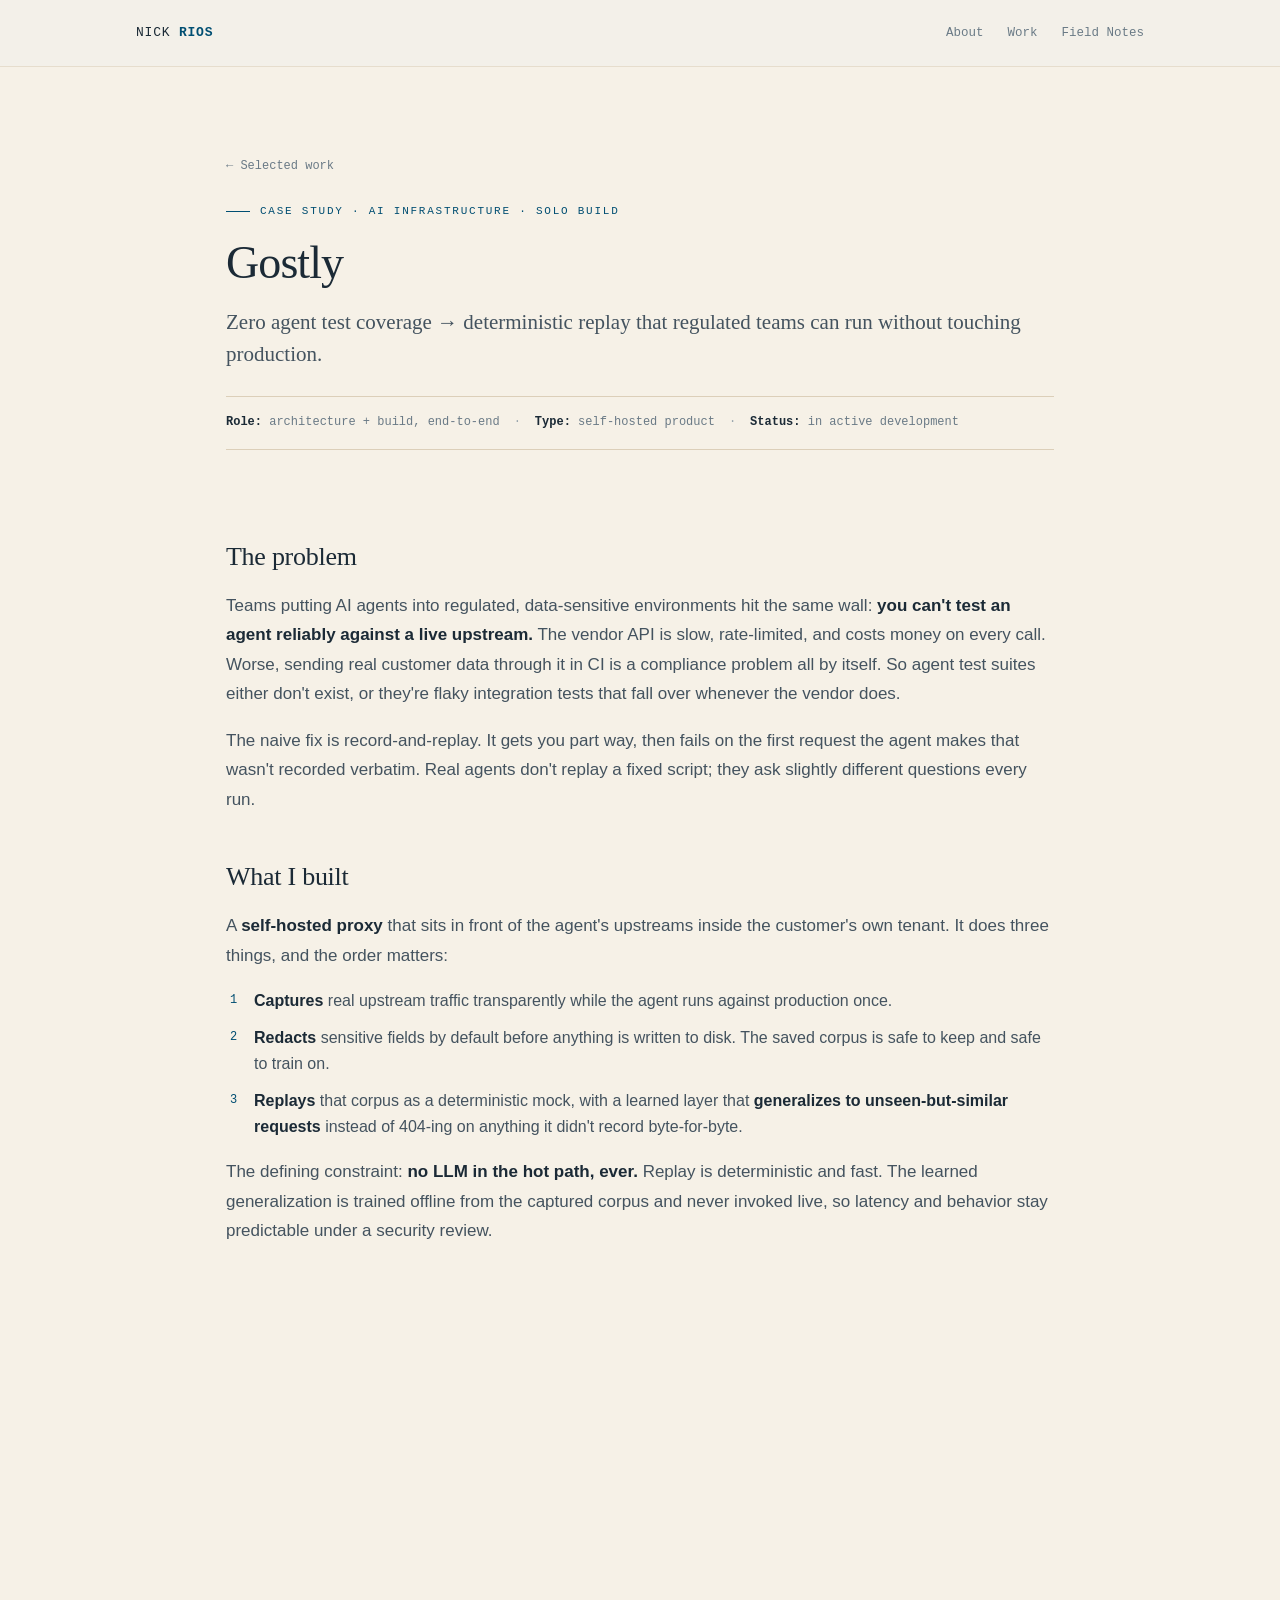
<file: work/gostly.html>
<!DOCTYPE html><html lang="en"><head>
<meta charset="utf-8"><meta name="viewport" content="width=device-width, initial-scale=1">
<title>Gostly · Deterministic, production-safe testing for AI agents · Nick Rios</title>
<meta name="description" content="I'm building a self-hosted proxy that captures real upstream traffic, redacts it in-tenant, and replays it as a deterministic mock. AI agents get tested without ever touching production.">
<link rel="stylesheet" href="../sub.css">
</head><body>
<nav><div class="wrap"><a class="logo" href="../index.html">NICK <b>RIOS</b></a><div class="navlinks"><a href="../index.html#about">About</a><a href="../index.html#work">Work</a><a href="../field-notes.html">Field Notes</a></div></div></nav>

<div class="artwrap read">
  <header class="arthead">
    <a class="back" href="../index.html#work">← Selected work</a>
    <div class="cat">Case study · AI infrastructure · solo build</div>
    <h1 class="arttitle" style="view-transition-name:vt-gostly">Gostly</h1>
    <p class="dek">Zero agent test coverage → deterministic replay that regulated teams can run without touching production.</p>
    <div class="artmeta"><span><b>Role:</b> architecture + build, end-to-end</span><span class="sep">·</span><span><b>Type:</b> self-hosted product</span><span class="sep">·</span><span><b>Status:</b> in active development</span></div>
  </header>

  <article class="art">
    <h3 class="reveal">The problem</h3>
    <p class="reveal">Teams putting AI agents into regulated, data-sensitive environments hit the same wall: <b>you can't test an agent reliably against a live upstream.</b> The vendor API is slow, rate-limited, and costs money on every call. Worse, sending real customer data through it in CI is a compliance problem all by itself. So agent test suites either don't exist, or they're flaky integration tests that fall over whenever the vendor does.</p>
    <p class="reveal">The naive fix is record-and-replay. It gets you part way, then fails on the first request the agent makes that wasn't recorded verbatim. Real agents don't replay a fixed script; they ask slightly different questions every run.</p>

    <h3 class="reveal">What I built</h3>
    <p class="reveal">A <b>self-hosted proxy</b> that sits in front of the agent's upstreams inside the customer's own tenant. It does three things, and the order matters:</p>
    <ol class="reveal">
      <li><b>Captures</b> real upstream traffic transparently while the agent runs against production once.</li>
      <li><b>Redacts</b> sensitive fields by default before anything is written to disk. The saved corpus is safe to keep and safe to train on.</li>
      <li><b>Replays</b> that corpus as a deterministic mock, with a learned layer that <b>generalizes to unseen-but-similar requests</b> instead of 404-ing on anything it didn't record byte-for-byte.</li>
    </ol>
    <p class="reveal">The defining constraint: <b>no LLM in the hot path, ever.</b> Replay is deterministic and fast. The learned generalization is trained offline from the captured corpus and never invoked live, so latency and behavior stay predictable under a security review.</p>

    <div class="kv reveal">
      <div class="kvc"><div class="k">Architecture invariant</div><div class="v"><b>Redact-by-default.</b> Sensitive data is scrubbed before it's persisted. Verbatim capture is opt-in and scoped.</div></div>
      <div class="kvc"><div class="k">Deployment</div><div class="v"><b>Single-tenant, self-hosted.</b> One deployment per customer, no shared data plane, no multi-tenant blast radius.</div></div>
      <div class="kvc"><div class="k">Hot path</div><div class="v"><b>No model inference at request time.</b> Replay is deterministic; generalization is learned offline.</div></div>
      <div class="kvc"><div class="k">What it replaces</div><div class="v"><b>Flaky live-API integration tests</b> and the "we don't test the agent" status quo.</div></div>
    </div>

    <h3 class="reveal">Why those choices</h3>
    <p class="reveal"><b>Single-tenant self-host</b> because the buyers are regulated. "Your data never leaves your tenant" is a stronger security story than "we encrypt your data," and the architecture is what makes it true.</p>
    <p class="reveal"><b>Redact before persist, because</b> a redact-on-read design leaves a window where raw sensitive data sits on disk. Moving the floor to write-time means the artifact on disk never held raw sensitive data in the first place.</p>
    <p class="reveal"><b>Generalization learned offline.</b> Exact-hash replay is brittle, but putting a live LLM in the loop brings back the latency and non-determinism you were trying to remove. Training on the captured corpus keeps replay deterministic while still answering requests the agent never recorded.</p>

    <blockquote class="reveal">Most AI projects die in the gap between the demo and production. Gostly is the tooling I wish existed for closing that gap on the testing side.</blockquote>

    <h3 class="reveal">The stack</h3>
    <div class="stack reveal"><span class="chip">Rust proxy</span><span class="chip">TLS interception</span><span class="chip">Deterministic replay</span><span class="chip">LoRA-adapted small models (offline)</span><span class="chip">Docker Compose</span><span class="chip">Postgres</span><span class="chip">Self-hosted</span></div>

    <div class="callout reveal"><div class="cl">My role</div><p>Solo: I designed the architecture, made the build/buy/cut calls, and wrote the whole thing. Proxy, redaction layer, capture/replay engine, offline training path, deployment story. The interesting work was the trade-offs, not the framework choices.</p></div>

    <div class="nextrow">
      <a href="../index.html#work">← All work</a>
      <a href="canary.html">Next: Per-request canary deployment →</a>
    </div>
  </article>
</div>

<footer><div class="wrap"><span>NICK RIOS · Engineer · Architect · Builder 🌊</span><span>I make AI agents survive production.</span></div></footer>
<script src="../sub.js"></script>
<script src="../analytics.js"></script>
</body></html>
</file>
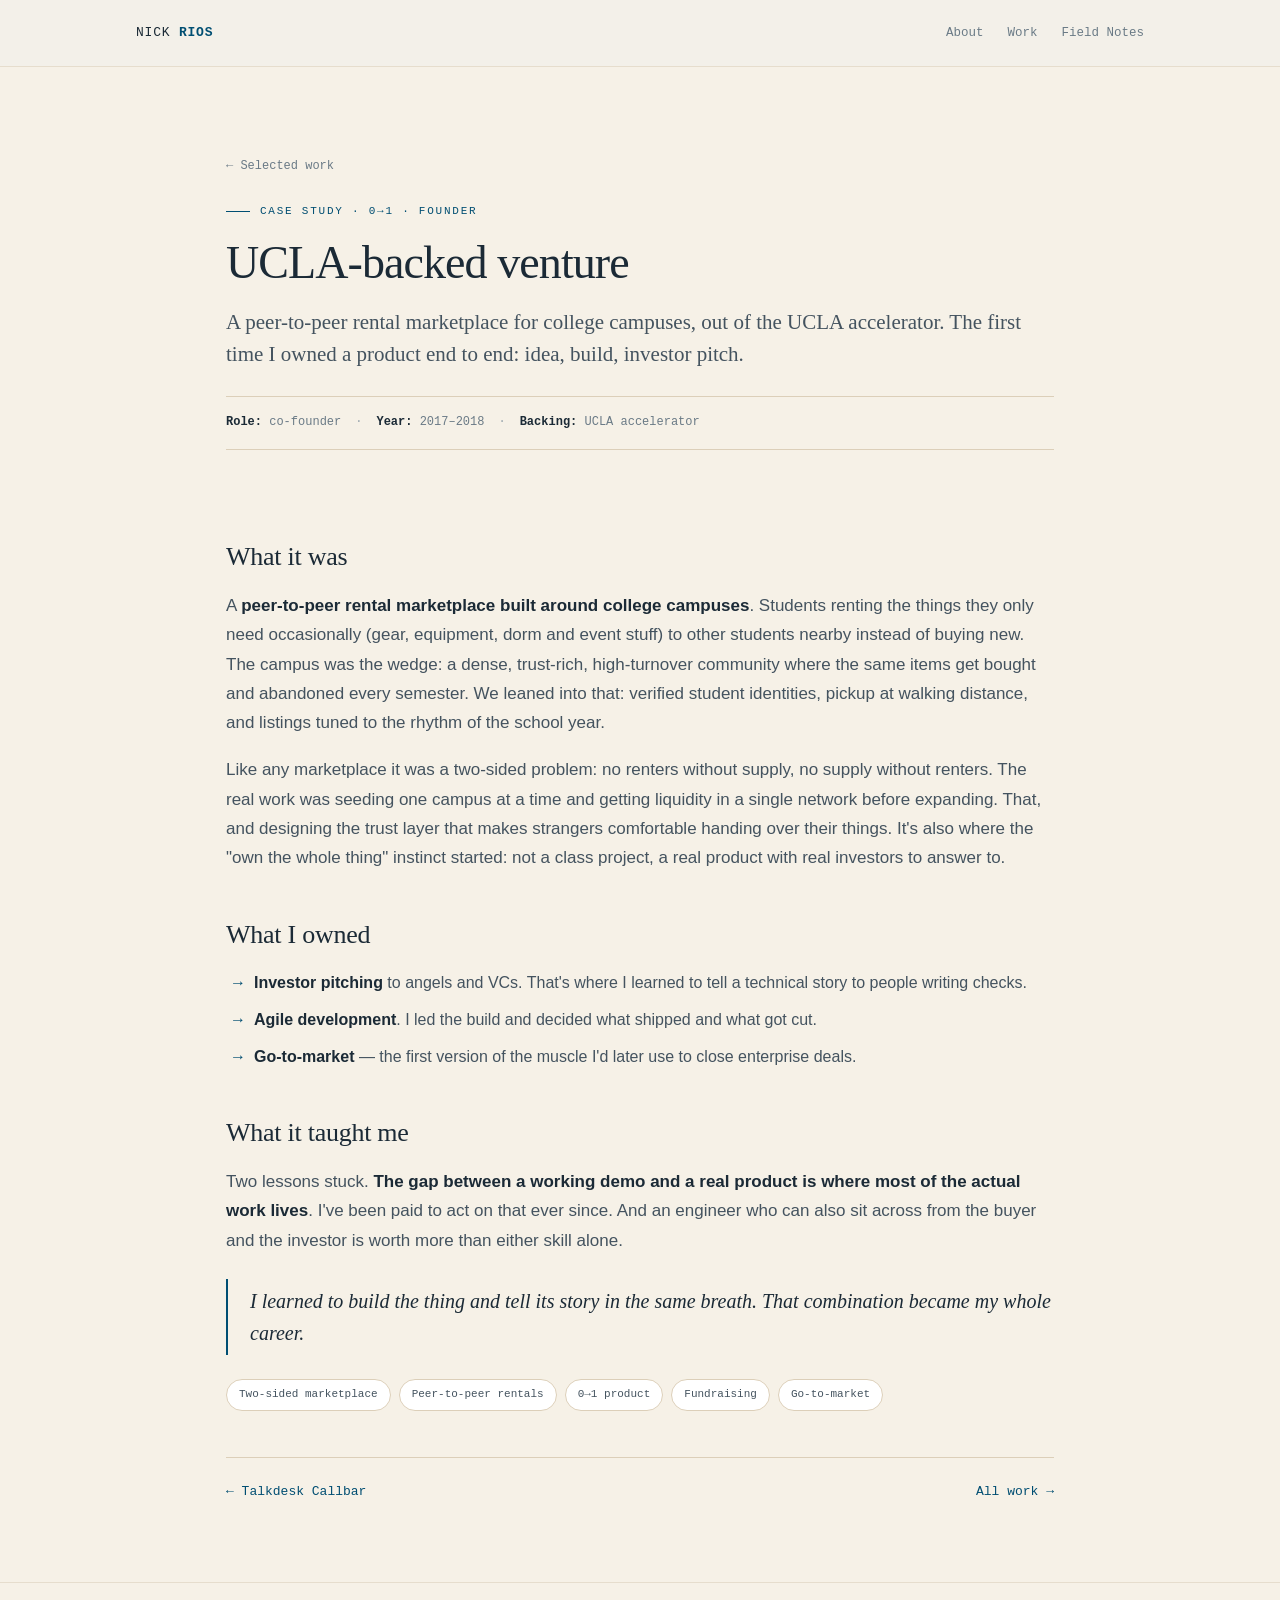
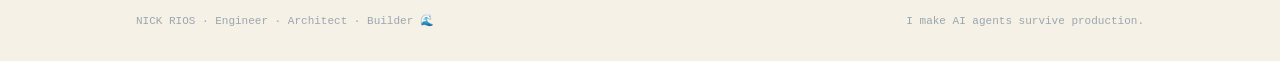
<file: work/ucla.html>
<!DOCTYPE html><html lang="en"><head>
<meta charset="utf-8"><meta name="viewport" content="width=device-width, initial-scale=1">
<title>UCLA-backed venture · Nick Rios</title>
<meta name="description" content="I co-founded a peer-to-peer rental marketplace for college campuses out of the UCLA accelerator, led development and go-to-market, and pitched investors. The first product I owned from idea to pitch.">
<link rel="stylesheet" href="../sub.css">
</head><body>
<nav><div class="wrap"><a class="logo" href="../index.html">NICK <b>RIOS</b></a><div class="navlinks"><a href="../index.html#about">About</a><a href="../index.html#work">Work</a><a href="../field-notes.html">Field Notes</a></div></div></nav>

<div class="artwrap read">
  <header class="arthead">
    <a class="back" href="../index.html#work">← Selected work</a>
    <div class="cat">Case study · 0→1 · founder</div>
    <h1 class="arttitle" style="view-transition-name:vt-ucla">UCLA-backed venture</h1>
    <p class="dek">A peer-to-peer rental marketplace for college campuses, out of the UCLA accelerator. The first time I owned a product end to end: idea, build, investor pitch.</p>
    <div class="artmeta"><span><b>Role:</b> co-founder</span><span class="sep">·</span><span><b>Year:</b> 2017–2018</span><span class="sep">·</span><span><b>Backing:</b> UCLA accelerator</span></div>
  </header>

  <article class="art">
    <h3 class="reveal">What it was</h3>
    <p class="reveal">A <b>peer-to-peer rental marketplace built around college campuses</b>. Students renting the things they only need occasionally (gear, equipment, dorm and event stuff) to other students nearby instead of buying new. The campus was the wedge: a dense, trust-rich, high-turnover community where the same items get bought and abandoned every semester. We leaned into that: verified student identities, pickup at walking distance, and listings tuned to the rhythm of the school year.</p>
    <p class="reveal">Like any marketplace it was a two-sided problem: no renters without supply, no supply without renters. The real work was seeding one campus at a time and getting liquidity in a single network before expanding. That, and designing the trust layer that makes strangers comfortable handing over their things. It's also where the "own the whole thing" instinct started: not a class project, a real product with real investors to answer to.</p>

    <h3 class="reveal">What I owned</h3>
    <ul class="reveal">
      <li><b>Investor pitching</b> to angels and VCs. That's where I learned to tell a technical story to people writing checks.</li>
      <li><b>Agile development</b>. I led the build and decided what shipped and what got cut.</li>
      <li><b>Go-to-market</b> — the first version of the muscle I'd later use to close enterprise deals.</li>
    </ul>

    <h3 class="reveal">What it taught me</h3>
    <p class="reveal">Two lessons stuck. <b>The gap between a working demo and a real product is where most of the actual work lives</b>. I've been paid to act on that ever since. And an engineer who can also sit across from the buyer and the investor is worth more than either skill alone.</p>

    <blockquote class="reveal">I learned to build the thing and tell its story in the same breath. That combination became my whole career.</blockquote>

    <div class="stack reveal"><span class="chip">Two-sided marketplace</span><span class="chip">Peer-to-peer rentals</span><span class="chip">0→1 product</span><span class="chip">Fundraising</span><span class="chip">Go-to-market</span></div>

    <div class="nextrow">
      <a href="callbar.html">← Talkdesk Callbar</a>
      <a href="../index.html#work">All work →</a>
    </div>
  </article>
</div>

<footer><div class="wrap"><span>NICK RIOS · Engineer · Architect · Builder 🌊</span><span>I make AI agents survive production.</span></div></footer>
<script src="../sub.js"></script>
<script src="../analytics.js"></script>
</body></html>
</file>
<file: sub.css>
/* Shared design system for Nick-Rios.com subpages */
:root{--paper:#f6f1e7;--paper-2:#fbfaf4;--ink:#1b2a36;--ink-2:#44535f;--muted:#6a7a86;--faint:#9aa6ae;--line:#e6ddcd;--line-2:#dccfb9;--accent:#004e72;--accent-2:#0f7aa8;--accent-soft:#e3eef4;--coral:#0f7aa8;--coral-soft:#ffbeaa;--mono:ui-monospace,"SF Mono","JetBrains Mono",Menlo,monospace;--sans:"Inter",-apple-system,BlinkMacSystemFont,"Segoe UI",Helvetica,Arial,sans-serif;--serif:"Georgia","Times New Roman",serif;}
*{box-sizing:border-box;margin:0;padding:0}
html{scroll-behavior:smooth}
@view-transition{navigation:auto}
body{background:var(--paper);color:var(--ink);font-family:var(--sans);-webkit-font-smoothing:antialiased;line-height:1.6;overflow-x:hidden;animation:pageIn .55s ease both}
@keyframes pageIn{from{opacity:0;transform:translateY(6px)}to{opacity:1;transform:none}}
.wrap{max-width:1080px;margin:0 auto;padding:0 36px}
a{color:inherit;text-decoration:none}

/* nav */
nav{position:sticky;top:0;z-index:40;background:rgba(243,241,234,.8);backdrop-filter:blur(10px);border-bottom:1px solid var(--line);transition:box-shadow .3s,background .3s}
nav.scrolled{box-shadow:0 10px 30px -20px rgba(27,42,54,.5)}
nav .wrap{display:flex;justify-content:space-between;align-items:center;height:66px}
.logo{font-family:var(--mono);font-size:13px;letter-spacing:.06em}.logo b{color:var(--accent)}
.navlinks{display:flex;gap:24px;font-family:var(--mono);font-size:12.5px;color:var(--muted)}
.navlinks a{position:relative}
.navlinks a::after{content:"";position:absolute;left:0;bottom:-4px;width:100%;height:1px;background:var(--accent);transform:scaleX(0);transform-origin:right;transition:transform .3s}
.navlinks a:hover{color:var(--accent)}.navlinks a:hover::after{transform:scaleX(1);transform-origin:left}
@media(max-width:760px){.navlinks{display:none}}

/* article */
.artwrap{width:100%;max-width:760px;margin:0 auto;padding:0 clamp(20px,5vw,36px)}
/* wide variant for grid/listing pages (contact, field-notes index) — grids fill the
   full homepage width, fluid below that */
.artwrap.wide{max-width:1080px}
/* reading variant for prose case studies — a centered column (header + body + grids
   share one width and sit centered, so being narrower than the nav reads as intentional) */
.artwrap.read{max-width:900px}
.arthead{padding:clamp(52px,9vw,84px) 0 30px}
.back{font-family:var(--mono);font-size:12px;color:var(--muted);display:inline-flex;align-items:center;gap:7px;transition:.2s}
.back:hover{color:var(--accent);gap:11px}
.cat{font-family:var(--mono);font-size:11px;letter-spacing:.16em;text-transform:uppercase;color:var(--accent);margin:26px 0 18px;display:flex;align-items:center;gap:10px}.cat::before{content:"";width:24px;height:1px;background:var(--accent)}
.arttitle{font-family:var(--serif);font-weight:500;font-size:clamp(30px,5.2vw,46px);line-height:1.07;letter-spacing:-0.02em}
.dek{margin-top:20px;font-family:var(--serif);font-size:clamp(17px,2.4vw,21px);line-height:1.5;color:var(--ink-2)}
.artmeta{margin-top:26px;padding:16px 0;border-top:1px solid var(--line-2);border-bottom:1px solid var(--line-2);font-family:var(--mono);font-size:12px;color:var(--muted);display:flex;gap:14px;flex-wrap:wrap}.artmeta b{color:var(--ink)}.artmeta .sep{color:var(--faint)}

.art{padding:14px 0 30px}
.art>*{max-width:none}
.art h3{font-family:var(--serif);font-weight:500;font-size:26px;margin:42px 0 14px;letter-spacing:-0.01em}
.art h4{font-family:var(--mono);font-size:12px;letter-spacing:.12em;text-transform:uppercase;color:var(--accent);margin:34px 0 12px}
.art p{font-size:17px;line-height:1.72;color:var(--ink-2);margin-bottom:18px}
.art p b,.art li b{color:var(--ink)}
.art ul,.art ol{margin:0 0 18px;padding-left:4px;list-style:none;display:flex;flex-direction:column;gap:11px}
.art li{font-size:16px;line-height:1.62;color:var(--ink-2);padding-left:24px;position:relative}
.art ul li::before{content:"→";position:absolute;left:0;color:var(--accent)}
.art ol{counter-reset:n}.art ol li::before{counter-increment:n;content:counter(n);position:absolute;left:0;font-family:var(--mono);font-size:12px;color:var(--accent);top:3px}
.art blockquote{border-left:2px solid var(--accent);padding:6px 0 6px 22px;margin:24px 0;font-family:var(--serif);font-style:italic;font-size:20px;color:var(--ink)}
.art code{font-family:var(--mono);font-size:.86em;background:var(--accent-soft);color:var(--accent);padding:2px 6px;border-radius:5px}
.art a.inline{color:var(--accent);border-bottom:1px solid var(--line-2)}.art a.inline:hover{border-color:var(--accent)}

.kv{display:grid;grid-template-columns:1fr 1fr;gap:14px;margin:26px 0}
.kvc{border:1px solid var(--line-2);border-radius:12px;padding:18px 20px;background:#fff}
.kvc .k{font-family:var(--mono);font-size:10.5px;letter-spacing:.08em;text-transform:uppercase;color:var(--faint);margin-bottom:8px}
.kvc .v{font-size:15px;color:var(--ink-2)}.kvc .v b{color:var(--ink)}
.metricbig{font-family:var(--serif);font-size:30px;color:var(--accent);font-weight:500}

.stack{display:flex;gap:8px;flex-wrap:wrap;margin:16px 0 8px}
.chip{font-family:var(--mono);font-size:11px;color:var(--ink-2);border:1px solid var(--line-2);border-radius:999px;padding:6px 12px;background:#fff}

/* code / skill block */
.codeblock{position:relative;background:#0e1820;border:1px solid #1d2b36;border-radius:12px;margin:20px 0;overflow:hidden}
.codeblock .bar{display:flex;justify-content:space-between;align-items:center;padding:10px 14px;border-bottom:1px solid #1d2b36;font-family:var(--mono);font-size:11px;color:#7d93a3}
.codeblock .copy{cursor:pointer;color:#9fd3ea;background:none;border:1px solid #234;border-radius:6px;padding:4px 10px;font-family:var(--mono);font-size:11px}
.codeblock .copy:hover{background:#15222c}
.codeblock pre{margin:0;padding:18px;overflow-x:auto}
.codeblock code{background:none;color:#cfe3ee;font-size:13px;line-height:1.65;padding:0;display:block;white-space:pre}
.codeblock .cm{color:#5f7585}.codeblock .kw{color:#7fc8e8}.codeblock .st{color:#e0b27a}

.callout{border:1px solid var(--line-2);background:var(--paper-2);border-radius:12px;padding:20px 22px;margin:24px 0}
.callout .cl{font-family:var(--mono);font-size:11px;text-transform:uppercase;letter-spacing:.1em;color:var(--accent);margin-bottom:10px}
.callout p{margin:0;font-size:15.5px}

.nextrow{display:flex;justify-content:space-between;gap:16px;flex-wrap:wrap;margin:46px 0 10px;padding-top:24px;border-top:1px solid var(--line-2)}
.nextrow a{font-family:var(--mono);font-size:13px;color:var(--accent);display:inline-flex;align-items:center;gap:8px;transition:.2s}.nextrow a:hover{gap:12px}

footer{border-top:1px solid var(--line);padding:30px 0;margin-top:40px;font-family:var(--mono);font-size:11px;color:var(--faint)}
footer .wrap{display:flex;justify-content:space-between;flex-wrap:wrap;gap:10px}

/* reveal animation */
.reveal{opacity:0;transform:translateY(20px);transition:opacity .8s cubic-bezier(.2,.7,.2,1),transform .8s cubic-bezier(.2,.7,.2,1)}
.reveal.in{opacity:1;transform:none}
@media(prefers-reduced-motion:reduce){.reveal{opacity:1;transform:none;transition:none}body{animation:none}}
@media(max-width:840px){.kv{grid-template-columns:1fr}}
@media(max-width:760px){.artmeta{font-size:11.5px;gap:8px}}
</file>
